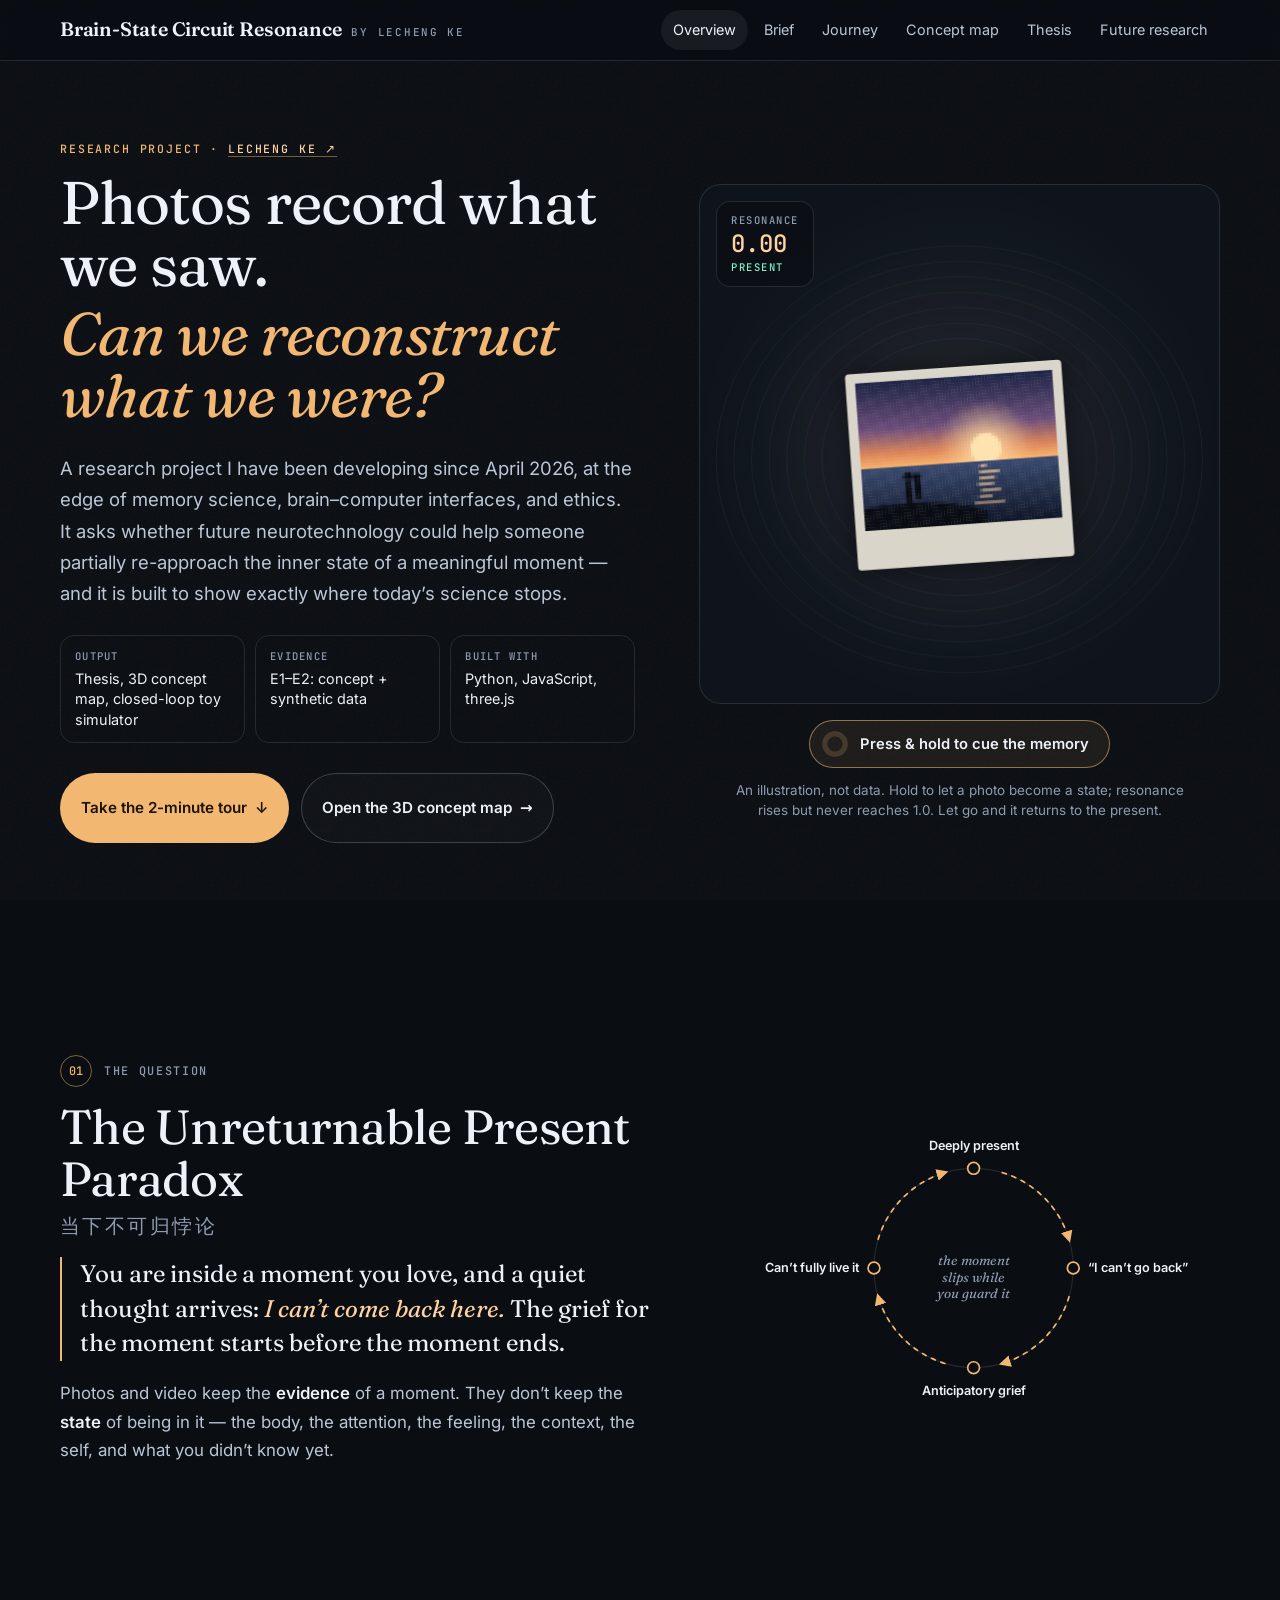
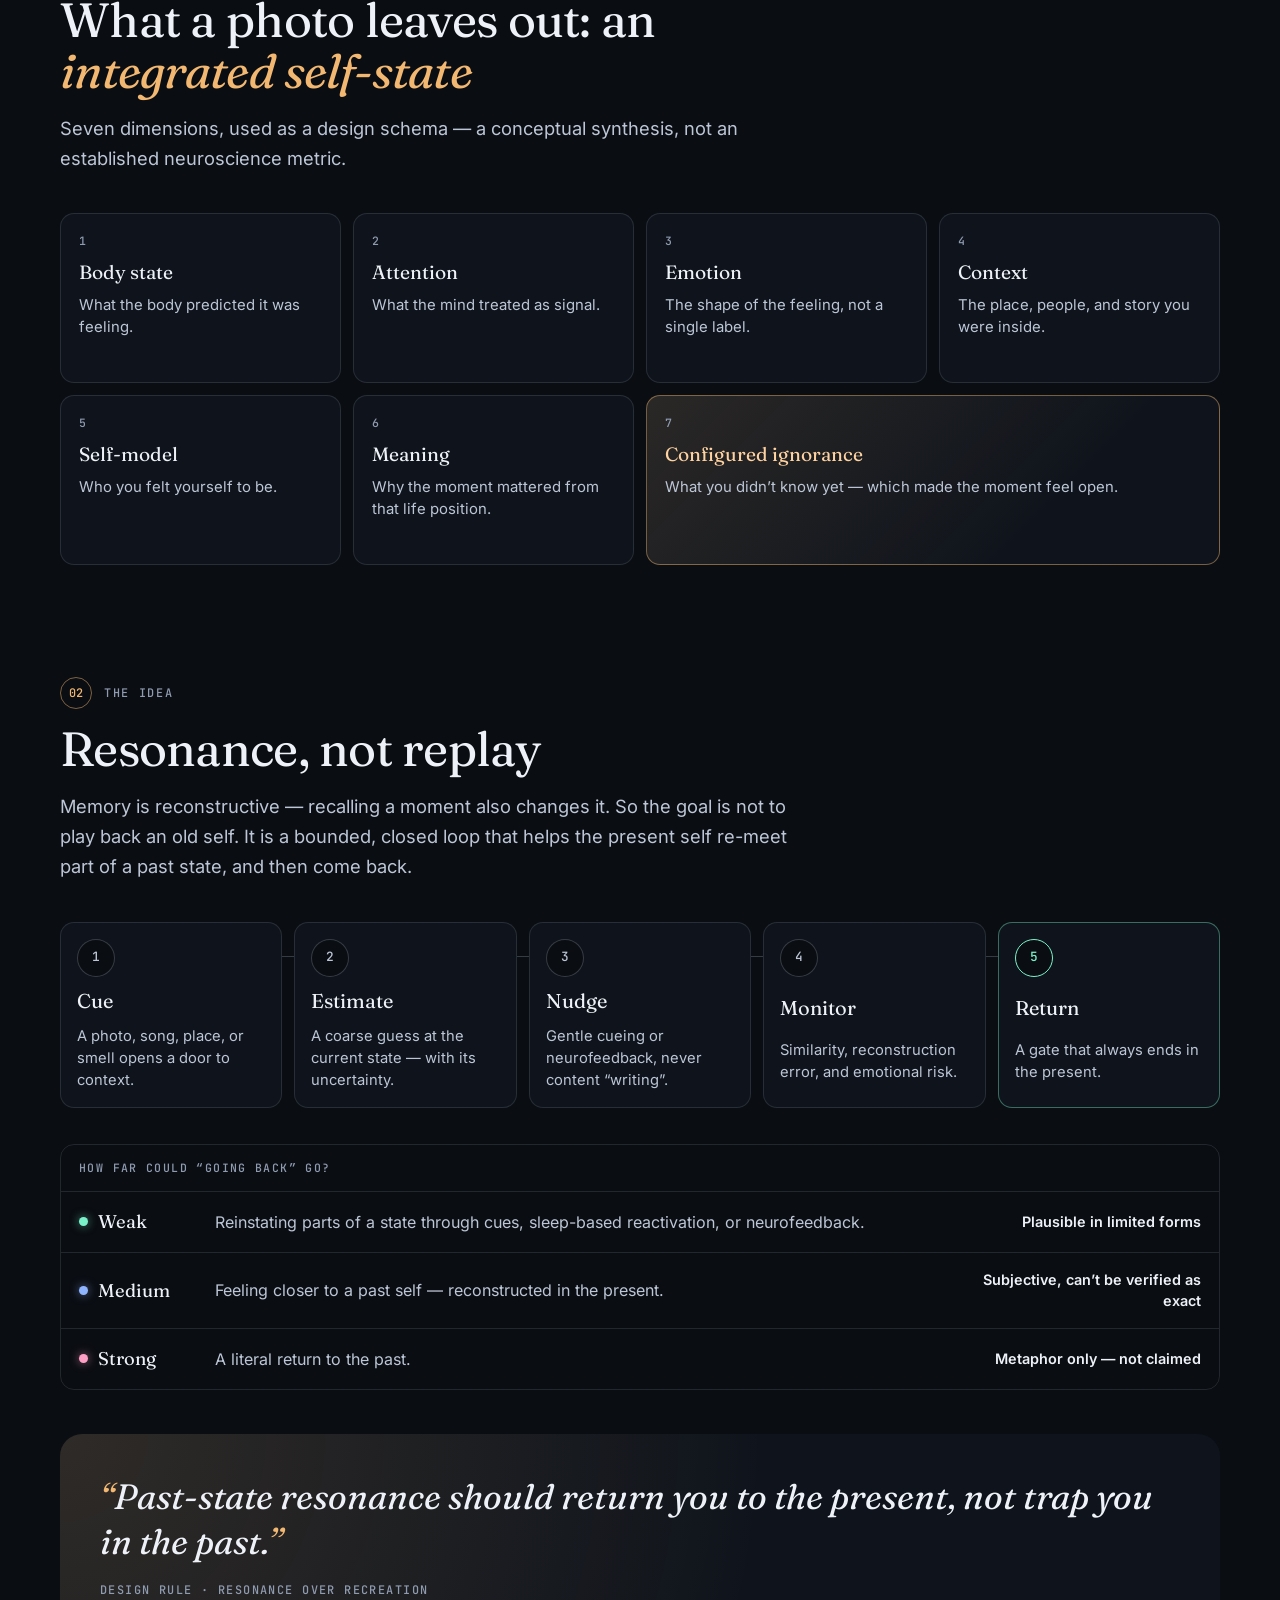
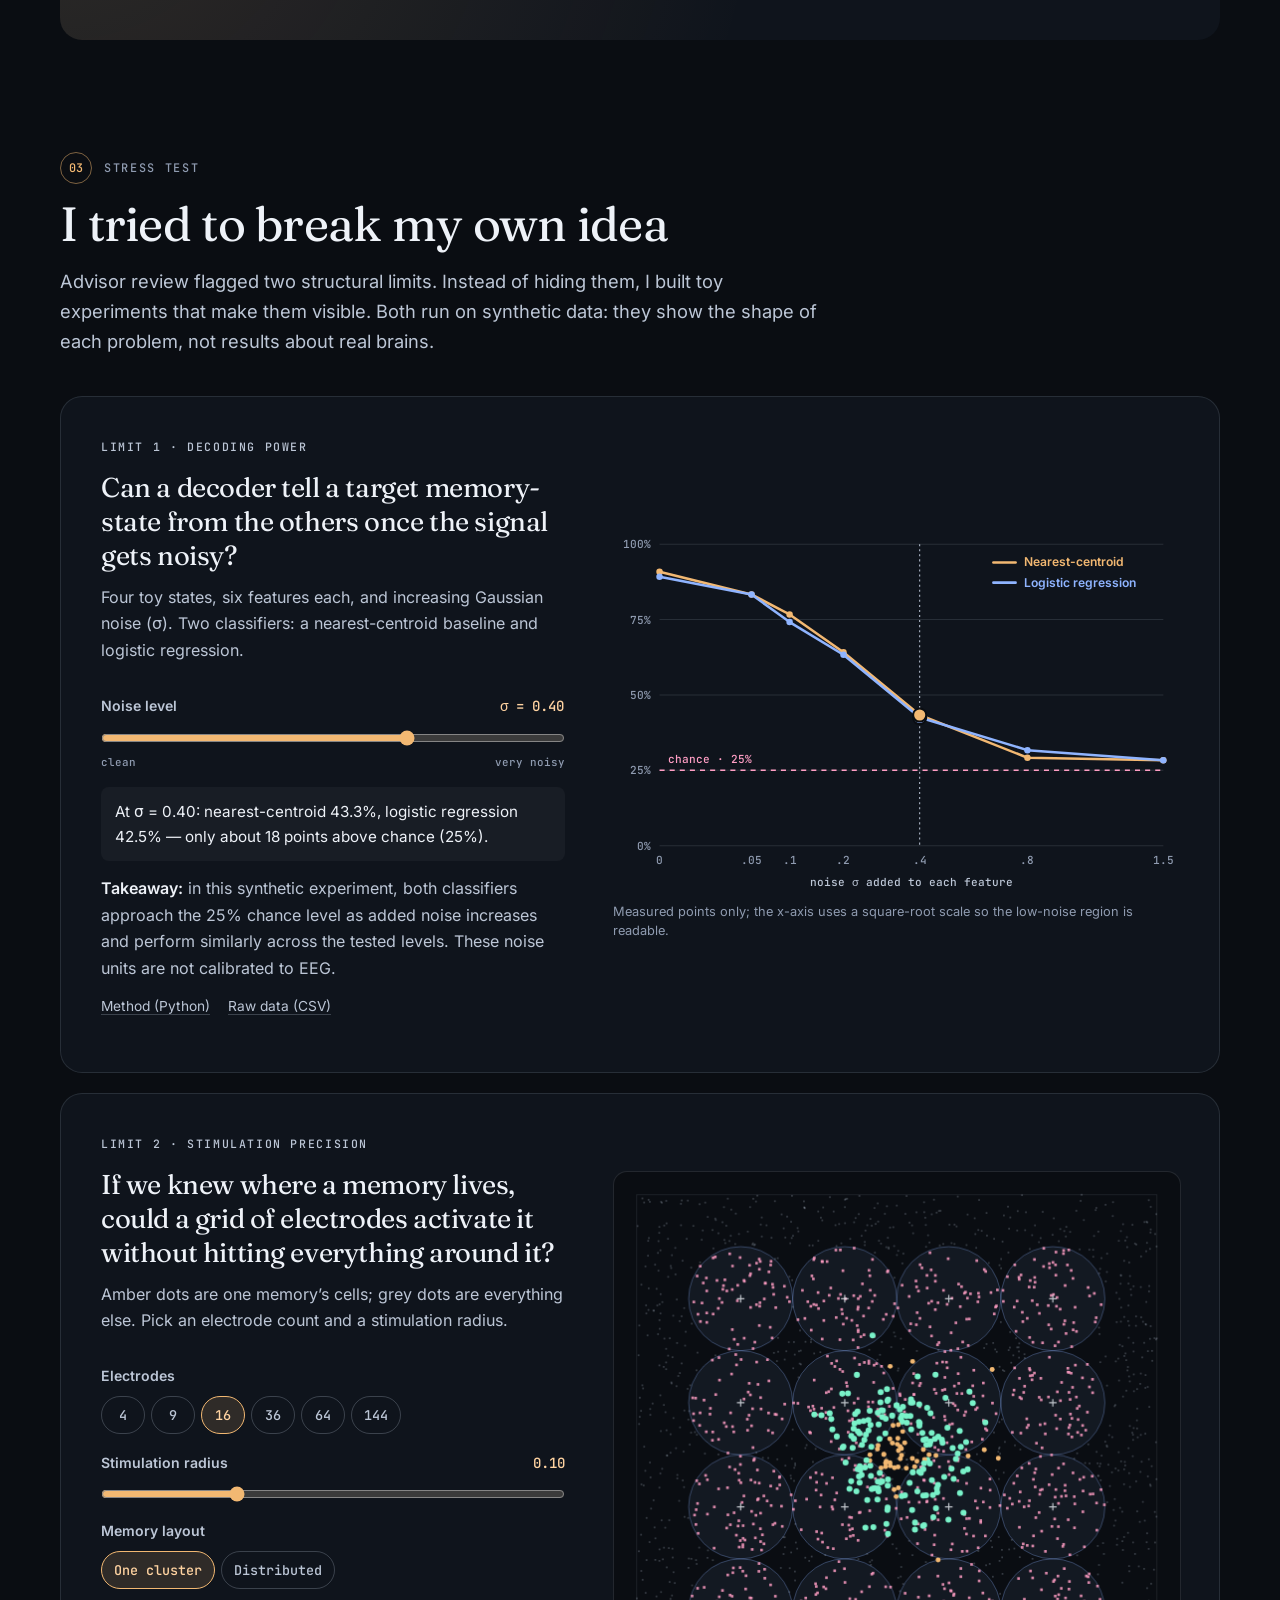
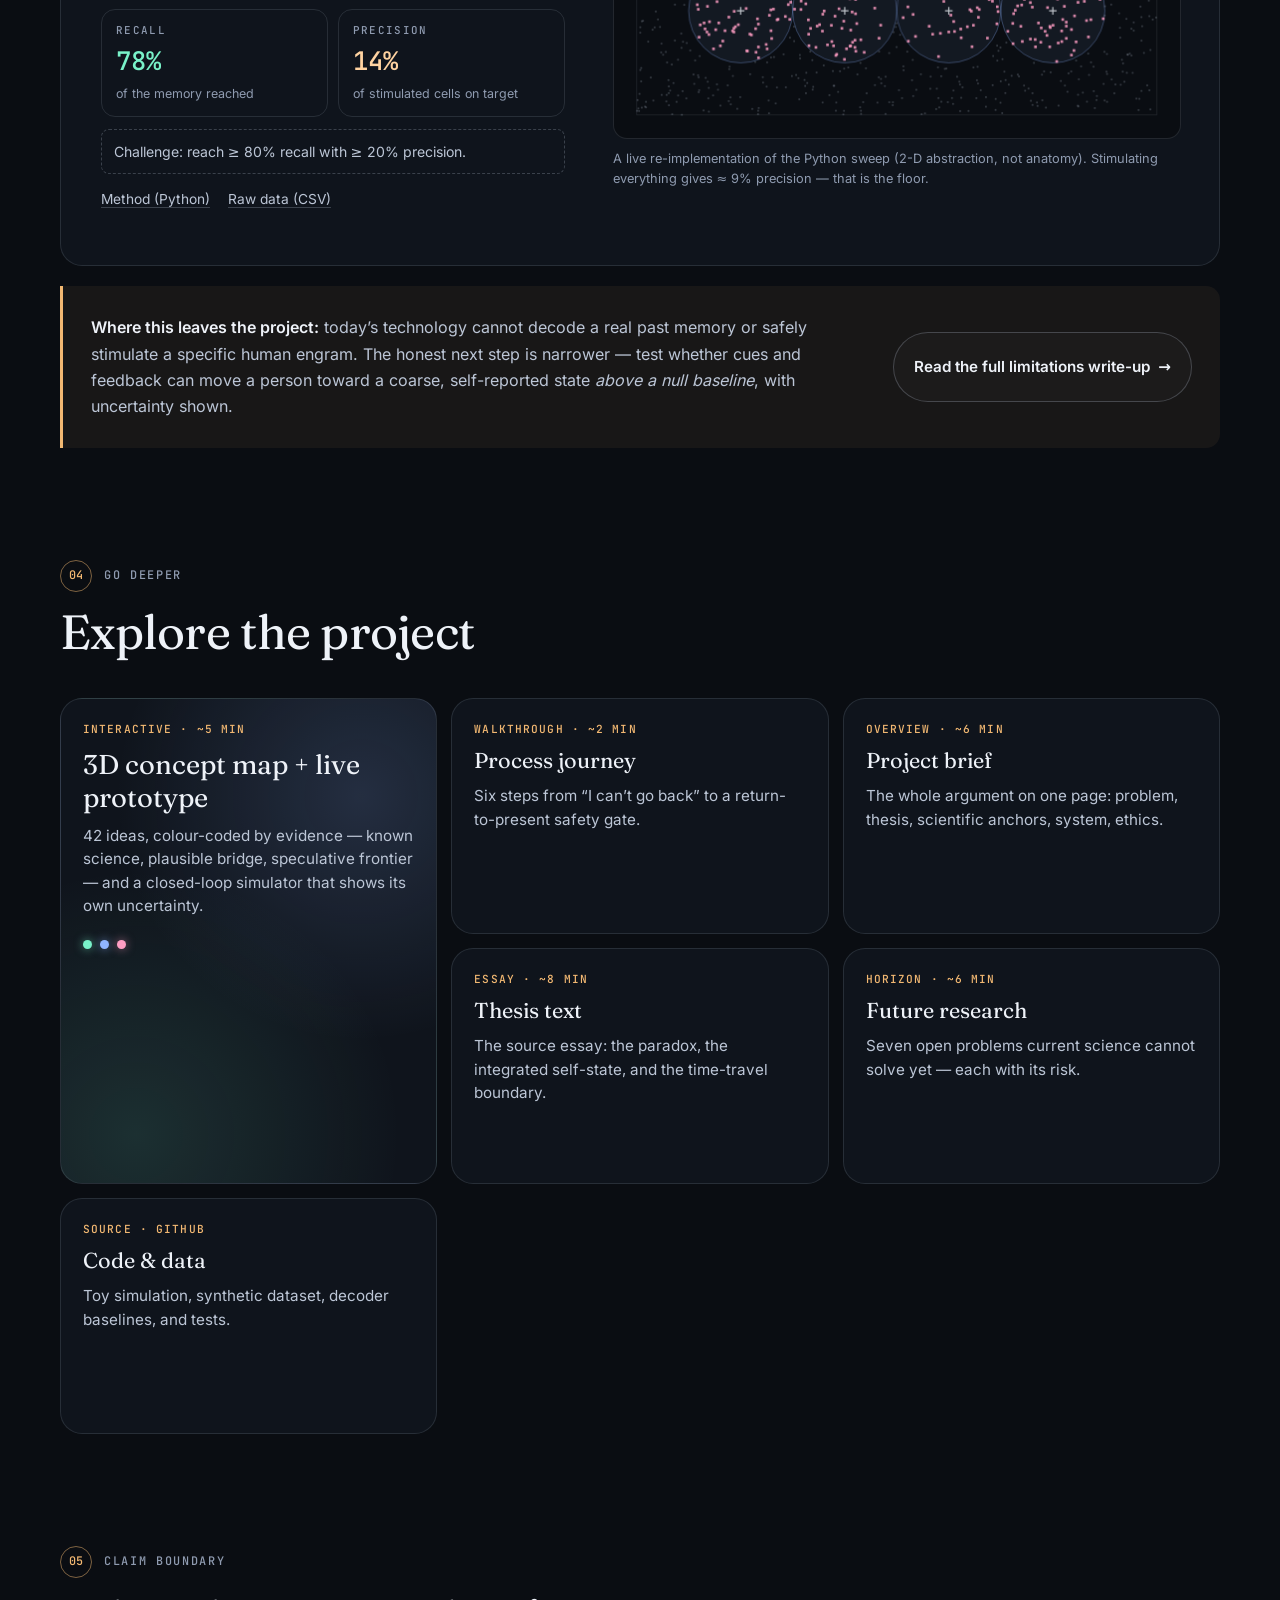
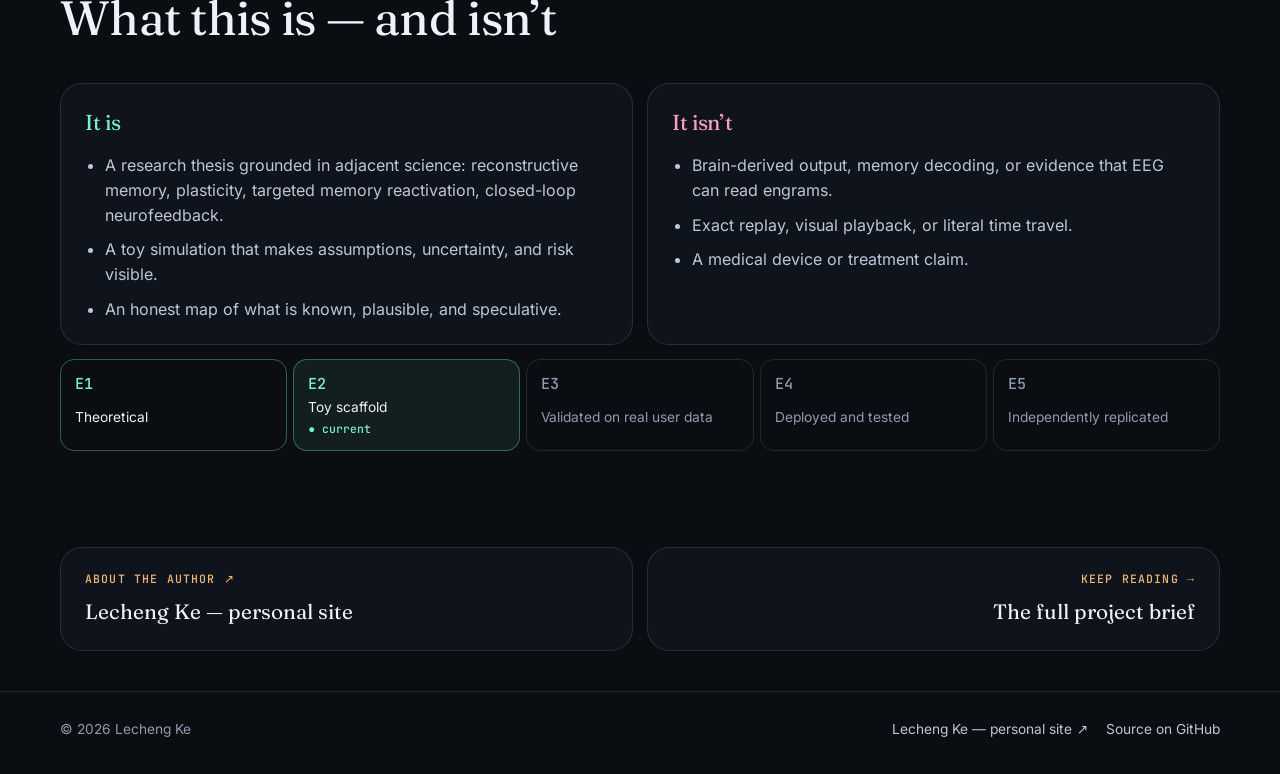
<file: index.html>
<!doctype html>
<html lang="en">
<head>
  <meta charset="utf-8" />
  <meta name="viewport" content="width=device-width, initial-scale=1" />
  <title>Brain-State Circuit Resonance — a research project by Lecheng Ke</title>
  <meta name="description" content="Brain-State Circuit Resonance, a research project by Lecheng Ke: photos record what we saw — can we reconstruct what we were? The question, the idea, two stress tests of its limits, and a clear claim boundary." />
  <meta name="theme-color" content="#0a0d12" />
  <link rel="canonical" href="https://rola2005-klc.github.io/brain-state-circuit-replay/" />
  <meta property="og:type" content="website" />
  <meta property="og:site_name" content="Brain-State Circuit Resonance" />
  <meta property="og:title" content="Brain-State Circuit Resonance — Lecheng Ke" />
  <meta property="og:description" content="Photos record what we saw. Can we reconstruct what we were? Memory, BCI, and ethics — with the limits tested in the open." />
  <meta property="og:url" content="https://rola2005-klc.github.io/brain-state-circuit-replay/" />
  <meta property="og:image" content="https://rola2005-klc.github.io/brain-state-circuit-replay/assets/og-resonance.jpg" />
  <meta property="og:image:width" content="1200" />
  <meta property="og:image:height" content="630" />
  <meta name="twitter:card" content="summary_large_image" />
  <link rel="icon" href="assets/favicon.svg" type="image/svg+xml" />
  <link rel="preload" href="assets/fonts/fraunces-latin-400-normal.woff2" as="font" type="font/woff2" crossorigin />
  <link rel="preload" href="assets/fonts/fraunces-latin-400-italic.woff2" as="font" type="font/woff2" crossorigin />
  <link rel="stylesheet" href="site.css?v=2026-09-28" />
  <link rel="stylesheet" href="resonance.css?v=2026-09-28" />
</head>
<body class="site project-page">
  <a class="skip-link" href="#main">Skip to content</a>

  <header class="site-header">
    <div class="site-header-inner">
      <a class="wordmark" href="./" aria-label="Brain-State Circuit Resonance — project overview">
        <strong>Brain-State Circuit Resonance</strong><span>by Lecheng Ke</span>
      </a>
      <button class="menu-toggle" type="button" aria-expanded="false" aria-controls="siteNav">
        <span class="menu-toggle-bars" aria-hidden="true"></span>Menu
      </button>
      <nav class="site-nav" id="siteNav" aria-label="Project pages">
        <a href="./" aria-current="page">Overview</a>
        <a href="project-brief.html">Brief</a>
        <a href="journey.html">Journey</a>
        <a href="mindmap.html">Concept map</a>
        <a href="read.html">Thesis</a>
        <a href="future-research.html">Future research</a>
      </nav>
    </div>
  </header>

  <main id="main" class="page-main">
    <section class="hero" aria-labelledby="heroTitle">
      <div class="hero-copy">
        <p class="eyebrow-mono">Research project · <a class="byline-link" href="https://lecheng-ke-research.pages.dev/">Lecheng Ke ↗</a></p>
        <h1 id="heroTitle">
          <span class="hero-line">Photos record what we saw.</span>
          <em class="hero-line hero-line-warm">Can we reconstruct what we were?</em>
        </h1>
        <p class="hero-lede">A research project I have been developing since April 2026, at the edge of memory science, brain–computer interfaces, and ethics. It asks whether future neurotechnology could help someone partially re-approach the inner state of a meaningful moment — and it is built to show exactly where today’s science stops.</p>
        <dl class="project-facts">
          <div><dt>Output</dt><dd>Thesis, 3D concept map, closed-loop toy simulator</dd></div>
          <div><dt>Evidence</dt><dd>E1–E2: concept + synthetic data</dd></div>
          <div><dt>Built with</dt><dd>Python, JavaScript, three.js</dd></div>
        </dl>
        <div class="hero-actions">
          <a class="btn btn-primary" href="#question">Take the 2-minute tour <span class="arrow" aria-hidden="true">↓</span></a>
          <a class="btn btn-ghost" href="mindmap.html">Open the 3D concept map <span class="arrow" aria-hidden="true">→</span></a>
        </div>
      </div>

      <figure class="hero-visual" aria-labelledby="heroCaption">
        <div class="hero-stage" id="heroStage">
          <canvas id="heroCanvas" role="img" aria-label="Illustration: a photograph dissolves into seven orbits labelled body, attention, emotion, context, self-model, meaning, and configured ignorance. Resonance rises while you hold, but never reaches 1.0."></canvas>
          <div class="hero-readout" aria-live="polite">
            <span class="hero-readout-label">Resonance</span>
            <strong id="heroResonance">0.00</strong>
            <span class="hero-readout-state" id="heroState">present</span>
          </div>
        </div>
        <div class="hero-controls">
          <button class="hold-button" id="holdButton" type="button" aria-describedby="heroCaption">
            <span class="hold-ring" aria-hidden="true"></span>
            <span class="hold-text">Press &amp; hold to cue the memory</span>
          </button>
        </div>
        <figcaption id="heroCaption">An illustration, not data. Hold to let a photo become a state; resonance rises but never reaches 1.0. Let go and it returns to the present.</figcaption>
      </figure>
    </section>

    <!-- 01 The question -->
    <section class="section split" id="question" aria-labelledby="questionTitle">
      <div class="split-text reveal">
        <p class="step-label"><span>01</span>The question</p>
        <h3 id="questionTitle">The Unreturnable Present Paradox <span class="zh" lang="zh-CN">当下不可归悖论</span></h3>
        <p class="pull">You are inside a moment you love, and a quiet thought arrives: <em>I can’t come back here.</em> The grief for the moment starts before the moment ends.</p>
        <p>Photos and video keep the <strong>evidence</strong> of a moment. They don’t keep the <strong>state</strong> of being in it — the body, the attention, the feeling, the context, the self, and what you didn’t know yet.</p>
      </div>
      <div class="loop-figure reveal" aria-label="The paradox as a loop">
        <svg class="loop-svg" viewBox="-112 0 584 360" role="img" aria-labelledby="loopTitle loopDesc">
          <title id="loopTitle">The Unreturnable Present loop</title>
          <desc id="loopDesc">Four steps in a cycle: deeply present; the thought “I can’t go back”; anticipatory grief; and being unable to fully live the moment, which feeds back into the first step.</desc>
          <defs>
            <marker id="loopArrow" viewBox="0 0 10 10" refX="7" refY="5" markerWidth="7" markerHeight="7" orient="auto-start-reverse">
              <path d="M0,0 L10,5 L0,10 z" fill="#f2b872"></path>
            </marker>
          </defs>
          <circle cx="180" cy="180" r="118" fill="none" stroke="rgba(214,226,244,0.12)" stroke-width="1.5"></circle>
          <path class="loop-arc" d="M 214 67 A 118 118 0 0 1 293 146" marker-end="url(#loopArrow)"></path>
          <path class="loop-arc" d="M 293 214 A 118 118 0 0 1 214 293" marker-end="url(#loopArrow)"></path>
          <path class="loop-arc" d="M 146 293 A 118 118 0 0 1 67 214" marker-end="url(#loopArrow)"></path>
          <path class="loop-arc" d="M 67 146 A 118 118 0 0 1 146 67" marker-end="url(#loopArrow)"></path>
          <g class="loop-node"><circle cx="180" cy="62" r="7"></circle><text x="180" y="40">Deeply present</text></g>
          <g class="loop-node"><circle cx="298" cy="180" r="7"></circle><text class="anchor-start" x="316" y="185">“I can’t go back”</text></g>
          <g class="loop-node"><circle cx="180" cy="298" r="7"></circle><text x="180" y="330">Anticipatory grief</text></g>
          <g class="loop-node"><circle cx="62" cy="180" r="7"></circle><text class="anchor-end" x="44" y="185">Can’t fully live it</text></g>
          <text class="loop-center" x="180" y="176">the moment</text>
          <text class="loop-center" x="180" y="196">slips while</text>
          <text class="loop-center" x="180" y="216">you guard it</text>
        </svg>
      </div>
    </section>

    <section class="section" aria-labelledby="stateTitle">
      <div class="section-head reveal">
        <h3 id="stateTitle" class="h3-lg">What a photo leaves out: an <em>integrated self-state</em></h3>
        <p class="section-dek">Seven dimensions, used as a design schema — a conceptual synthesis, not an established neuroscience metric.</p>
      </div>
      <ul class="dimension-grid">
        <li class="reveal"><span class="dim-index">1</span><strong>Body state</strong><span>What the body predicted it was feeling.</span></li>
        <li class="reveal"><span class="dim-index">2</span><strong>Attention</strong><span>What the mind treated as signal.</span></li>
        <li class="reveal"><span class="dim-index">3</span><strong>Emotion</strong><span>The shape of the feeling, not a single label.</span></li>
        <li class="reveal"><span class="dim-index">4</span><strong>Context</strong><span>The place, people, and story you were inside.</span></li>
        <li class="reveal"><span class="dim-index">5</span><strong>Self-model</strong><span>Who you felt yourself to be.</span></li>
        <li class="reveal"><span class="dim-index">6</span><strong>Meaning</strong><span>Why the moment mattered from that life position.</span></li>
        <li class="reveal dim-key"><span class="dim-index">7</span><strong>Configured ignorance</strong><span>What you didn’t know yet — which made the moment feel open.</span></li>
      </ul>
    </section>

    <!-- 02 The idea -->
    <section class="section" id="idea" aria-labelledby="ideaTitle">
      <div class="section-head reveal">
        <p class="step-label"><span>02</span>The idea</p>
        <h3 id="ideaTitle" class="h3-lg">Resonance, not replay</h3>
        <p class="section-dek">Memory is reconstructive — recalling a moment also changes it. So the goal is not to play back an old self. It is a bounded, closed loop that helps the present self re-meet part of a past state, and then come back.</p>
      </div>
      <ol class="loop-steps">
        <li class="reveal"><span class="loop-step-n">1</span><strong>Cue</strong><span>A photo, song, place, or smell opens a door to context.</span></li>
        <li class="reveal"><span class="loop-step-n">2</span><strong>Estimate</strong><span>A coarse guess at the current state — with its uncertainty.</span></li>
        <li class="reveal"><span class="loop-step-n">3</span><strong>Nudge</strong><span>Gentle cueing or neurofeedback, never content “writing”.</span></li>
        <li class="reveal"><span class="loop-step-n">4</span><strong>Monitor</strong><span>Similarity, reconstruction error, and emotional risk.</span></li>
        <li class="reveal loop-step-return"><span class="loop-step-n">5</span><strong>Return</strong><span>A gate that always ends in the present.</span></li>
      </ol>

      <div class="ladder reveal" role="table" aria-label="How far could going back go?">
        <p class="ladder-title" role="caption">How far could “going back” go?</p>
        <div class="ladder-row" role="row">
          <span class="ladder-level" role="rowheader"><i class="dot known" aria-hidden="true"></i>Weak</span>
          <span role="cell">Reinstating parts of a state through cues, sleep-based reactivation, or neurofeedback.</span>
          <span class="ladder-verdict" role="cell">Plausible in limited forms</span>
        </div>
        <div class="ladder-row" role="row">
          <span class="ladder-level" role="rowheader"><i class="dot plausible" aria-hidden="true"></i>Medium</span>
          <span role="cell">Feeling closer to a past self — reconstructed in the present.</span>
          <span class="ladder-verdict" role="cell">Subjective, can’t be verified as exact</span>
        </div>
        <div class="ladder-row" role="row">
          <span class="ladder-level" role="rowheader"><i class="dot speculative" aria-hidden="true"></i>Strong</span>
          <span role="cell">A literal return to the past.</span>
          <span class="ladder-verdict" role="cell">Metaphor only — not claimed</span>
        </div>
      </div>

      <blockquote class="principle reveal">
        <p>Past-state resonance should return you to the present, not trap you in the past.</p>
        <cite>Design rule · Resonance over Recreation</cite>
      </blockquote>
    </section>

    <!-- 03 Evidence -->
    <section class="section" id="evidence" aria-labelledby="evidenceTitle">
      <div class="section-head reveal">
        <p class="step-label"><span>03</span>Stress test</p>
        <h3 id="evidenceTitle" class="h3-lg">I tried to break my own idea</h3>
        <p class="section-dek">Advisor review flagged two structural limits. Instead of hiding them, I built toy experiments that make them visible. Both run on synthetic data: they show the shape of each problem, not results about real brains.</p>
      </div>

      <div class="lab-card reveal" id="decoderLab">
        <div class="lab-intro">
          <p class="lab-kicker">Limit 1 · Decoding power</p>
          <h4>Can a decoder tell a target memory-state from the others once the signal gets noisy?</h4>
          <p>Four toy states, six features each, and increasing Gaussian noise (σ). Two classifiers: a nearest-centroid baseline and logistic regression.</p>
        </div>
        <div class="lab-figure">
          <svg id="decoderChart" class="decoder-chart" viewBox="0 0 560 360" role="img" aria-labelledby="decoderChartTitle decoderChartDesc">
            <title id="decoderChartTitle">Decoder accuracy versus noise</title>
            <desc id="decoderChartDesc">Accuracy starts near 91% on clean data and falls to about 28% at the highest noise level, close to the 25% chance line, for both classifiers.</desc>
          </svg>
          <p class="figure-note">Measured points only; the x-axis uses a square-root scale so the low-noise region is readable.</p>
        </div>
        <div class="lab-body">
          <div class="lab-control">
            <label for="noiseSlider">Noise level <strong id="noiseValue">σ = 0.40</strong></label>
            <input id="noiseSlider" type="range" min="0" max="6" step="1" value="4" aria-describedby="noiseReadout" />
            <div class="lab-scale" aria-hidden="true"><span>clean</span><span>very noisy</span></div>
          </div>
          <p class="lab-readout" id="noiseReadout" aria-live="polite">At σ = 0.40, nearest-centroid is at 43.3% and logistic regression at 42.5% (chance is 25%).</p>
          <p class="lab-takeaway"><strong>Takeaway:</strong> in this synthetic experiment, both classifiers approach the 25% chance level as added noise increases and perform similarly across the tested levels. These noise units are not calibrated to EEG.</p>
          <p class="lab-links">
            <a href="https://github.com/rola2005-klc/brain-state-circuit-replay/blob/main/scripts/evaluate_decoder_noise.py">Method (Python)</a>
            <a href="data/decoder_noise_sweep.csv">Raw data (CSV)</a>
          </p>
        </div>
      </div>

      <div class="lab-card reveal" id="stimLab">
        <div class="lab-intro">
          <p class="lab-kicker">Limit 2 · Stimulation precision</p>
          <h4>If we knew where a memory lives, could a grid of electrodes activate it without hitting everything around it?</h4>
          <p>Amber dots are one memory’s cells; grey dots are everything else. Pick an electrode count and a stimulation radius.</p>
        </div>
        <div class="lab-figure">
          <canvas id="stimCanvas" class="stim-canvas" role="img" aria-label="Unit square with memory cells, background cells, electrodes, and their stimulation circles."></canvas>
          <p class="figure-note">A live re-implementation of the Python sweep (2-D abstraction, not anatomy). Stimulating everything gives ≈ 9% precision — that is the floor.</p>
        </div>
        <div class="lab-body">
          <div class="lab-control">
            <span class="control-label" id="electrodeLabel">Electrodes</span>
            <div class="segmented" role="radiogroup" aria-labelledby="electrodeLabel" id="electrodeGroup"></div>
          </div>
          <div class="lab-control">
            <label for="radiusSlider">Stimulation radius <strong id="radiusValue">0.10</strong></label>
            <input id="radiusSlider" type="range" min="0.02" max="0.30" step="0.01" value="0.10" />
          </div>
          <div class="lab-control">
            <span class="control-label" id="engramLabel">Memory layout</span>
            <div class="segmented" role="radiogroup" aria-labelledby="engramLabel" id="engramGroup">
              <button type="button" role="radio" aria-checked="true" data-layout="focal">One cluster</button>
              <button type="button" role="radio" aria-checked="false" data-layout="distributed">Distributed</button>
            </div>
          </div>
          <div class="stim-metrics" aria-live="polite">
            <div><span>Recall</span><strong id="stimRecall">–</strong><small>of the memory reached</small></div>
            <div><span>Precision</span><strong id="stimPrecision">–</strong><small>of stimulated cells on target</small></div>
          </div>
          <p class="challenge" id="stimChallenge">Challenge: reach ≥ 80% recall with ≥ 20% precision.</p>
          <p class="lab-links">
            <a href="https://github.com/rola2005-klc/brain-state-circuit-replay/blob/main/scripts/simulate_stimulation_coverage.py">Method (Python)</a>
            <a href="data/stimulation_coverage_sweep.csv">Raw data (CSV)</a>
          </p>
        </div>
      </div>

      <div class="verdict reveal">
        <p><strong>Where this leaves the project:</strong> today’s technology cannot decode a real past memory or safely stimulate a specific human engram. The honest next step is narrower — test whether cues and feedback can move a person toward a coarse, self-reported state <em>above a null baseline</em>, with uncertainty shown.</p>
        <a class="btn btn-ghost" href="read.html?doc=limitations">Read the full limitations write-up <span class="arrow" aria-hidden="true">→</span></a>
      </div>
    </section>

    <!-- 04 Explore -->
    <section class="section" id="explore" aria-labelledby="exploreTitle">
      <div class="section-head reveal">
        <p class="step-label"><span>04</span>Go deeper</p>
        <h3 id="exploreTitle" class="h3-lg">Explore the project</h3>
      </div>
      <div class="explore-grid">
        <a class="explore-card explore-card-feature reveal" href="mindmap.html">
          <span class="explore-meta">Interactive · ~5 min</span>
          <strong>3D concept map + live prototype</strong>
          <span>42 ideas, colour-coded by evidence — known science, plausible bridge, speculative frontier — and a closed-loop simulator that shows its own uncertainty.</span>
          <span class="explore-legend" aria-hidden="true"><i class="dot known"></i><i class="dot plausible"></i><i class="dot speculative"></i></span>
        </a>
        <a class="explore-card reveal" href="journey.html">
          <span class="explore-meta">Walkthrough · ~2 min</span>
          <strong>Process journey</strong>
          <span>Six steps from “I can’t go back” to a return-to-present safety gate.</span>
        </a>
        <a class="explore-card reveal" href="project-brief.html">
          <span class="explore-meta">Overview · ~6 min</span>
          <strong>Project brief</strong>
          <span>The whole argument on one page: problem, thesis, scientific anchors, system, ethics.</span>
        </a>
        <a class="explore-card reveal" href="read.html">
          <span class="explore-meta">Essay · ~8 min</span>
          <strong>Thesis text</strong>
          <span>The source essay: the paradox, the integrated self-state, and the time-travel boundary.</span>
        </a>
        <a class="explore-card reveal" href="future-research.html">
          <span class="explore-meta">Horizon · ~6 min</span>
          <strong>Future research</strong>
          <span>Seven open problems current science cannot solve yet — each with its risk.</span>
        </a>
        <a class="explore-card reveal" href="https://github.com/rola2005-klc/brain-state-circuit-replay">
          <span class="explore-meta">Source · GitHub</span>
          <strong>Code &amp; data</strong>
          <span>Toy simulation, synthetic dataset, decoder baselines, and tests.</span>
        </a>
      </div>
    </section>

    <!-- 05 Boundary -->
    <section class="section" id="boundary" aria-labelledby="boundaryTitle">
      <div class="section-head reveal">
        <p class="step-label"><span>05</span>Claim boundary</p>
        <h3 id="boundaryTitle" class="h3-lg">What this is — and isn’t</h3>
      </div>
      <div class="boundary-grid reveal">
        <div class="boundary-col is">
          <h4>It is</h4>
          <ul>
            <li>A research thesis grounded in adjacent science: reconstructive memory, plasticity, targeted memory reactivation, closed-loop neurofeedback.</li>
            <li>A toy simulation that makes assumptions, uncertainty, and risk visible.</li>
            <li>An honest map of what is known, plausible, and speculative.</li>
          </ul>
        </div>
        <div class="boundary-col isnt">
          <h4>It isn’t</h4>
          <ul>
            <li>Brain-derived output, memory decoding, or evidence that EEG can read engrams.</li>
            <li>Exact replay, visual playback, or literal time travel.</li>
            <li>A medical device or treatment claim.</li>
          </ul>
        </div>
      </div>
      <ol class="tier-ladder reveal" aria-label="Evidence tiers">
        <li class="reached"><span>E1</span>Theoretical</li>
        <li class="reached current"><span>E2</span>Toy scaffold <em>● current</em></li>
        <li><span>E3</span>Validated on real user data</li>
        <li><span>E4</span>Deployed and tested</li>
        <li><span>E5</span>Independently replicated</li>
      </ol>
    </section>

    <nav class="next-nav" aria-label="More">
      <a class="next-card" href="https://lecheng-ke-research.pages.dev/">
        <span class="next-meta">About the author ↗</span>
        <strong>Lecheng Ke — personal site</strong>
      </a>
      <a class="next-card next-card-forward" href="project-brief.html">
        <span class="next-meta">Keep reading →</span>
        <strong>The full project brief</strong>
      </a>
    </nav>
  </main>

  <footer class="site-footer">
    <div class="site-footer-inner">
      <span>© 2026 Lecheng Ke</span>
      <nav aria-label="Footer">
        <a href="https://lecheng-ke-research.pages.dev/">Lecheng Ke — personal site ↗</a>
        <a href="https://github.com/rola2005-klc/brain-state-circuit-replay">Source on GitHub</a>
      </nav>
    </div>
  </footer>

  <script src="src/site.js?v=2026-09-28"></script>
  <script src="src/resonance.js?v=2026-09-28"></script>
</body>
</html>
</file>
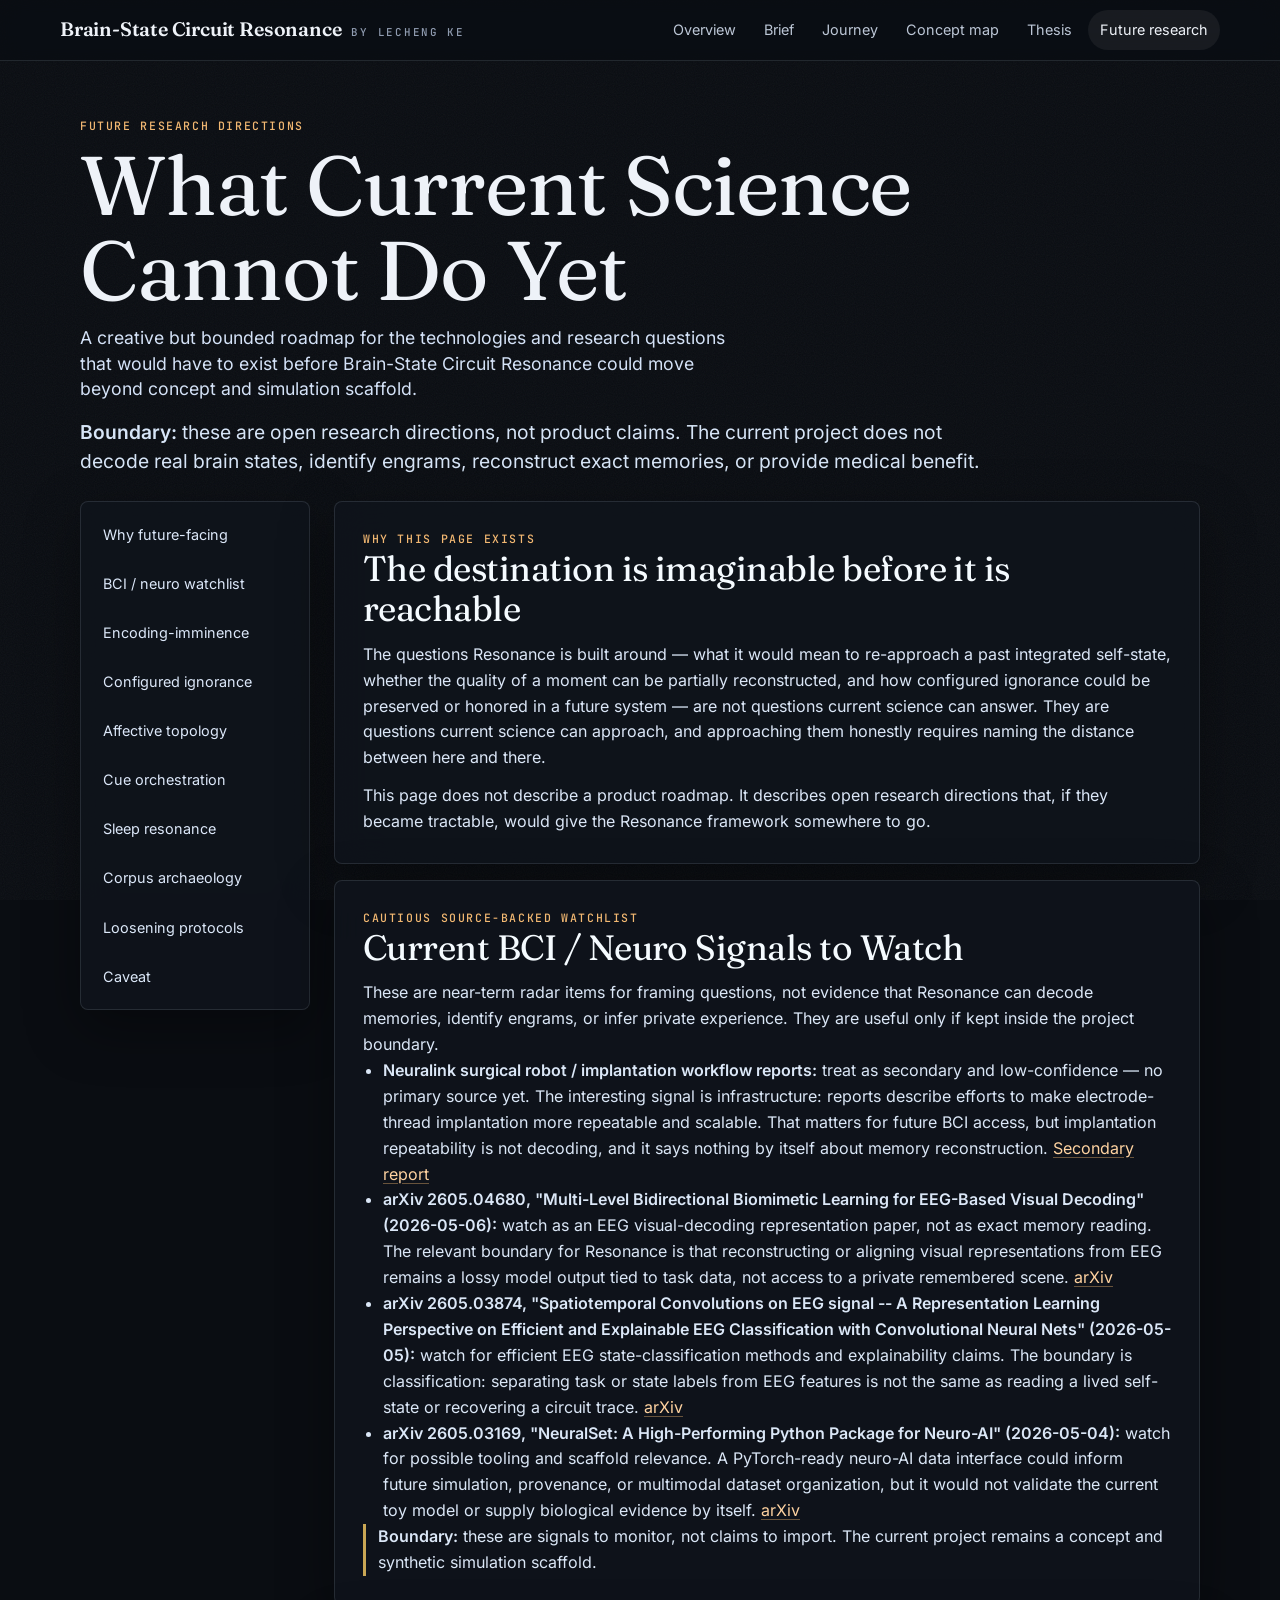
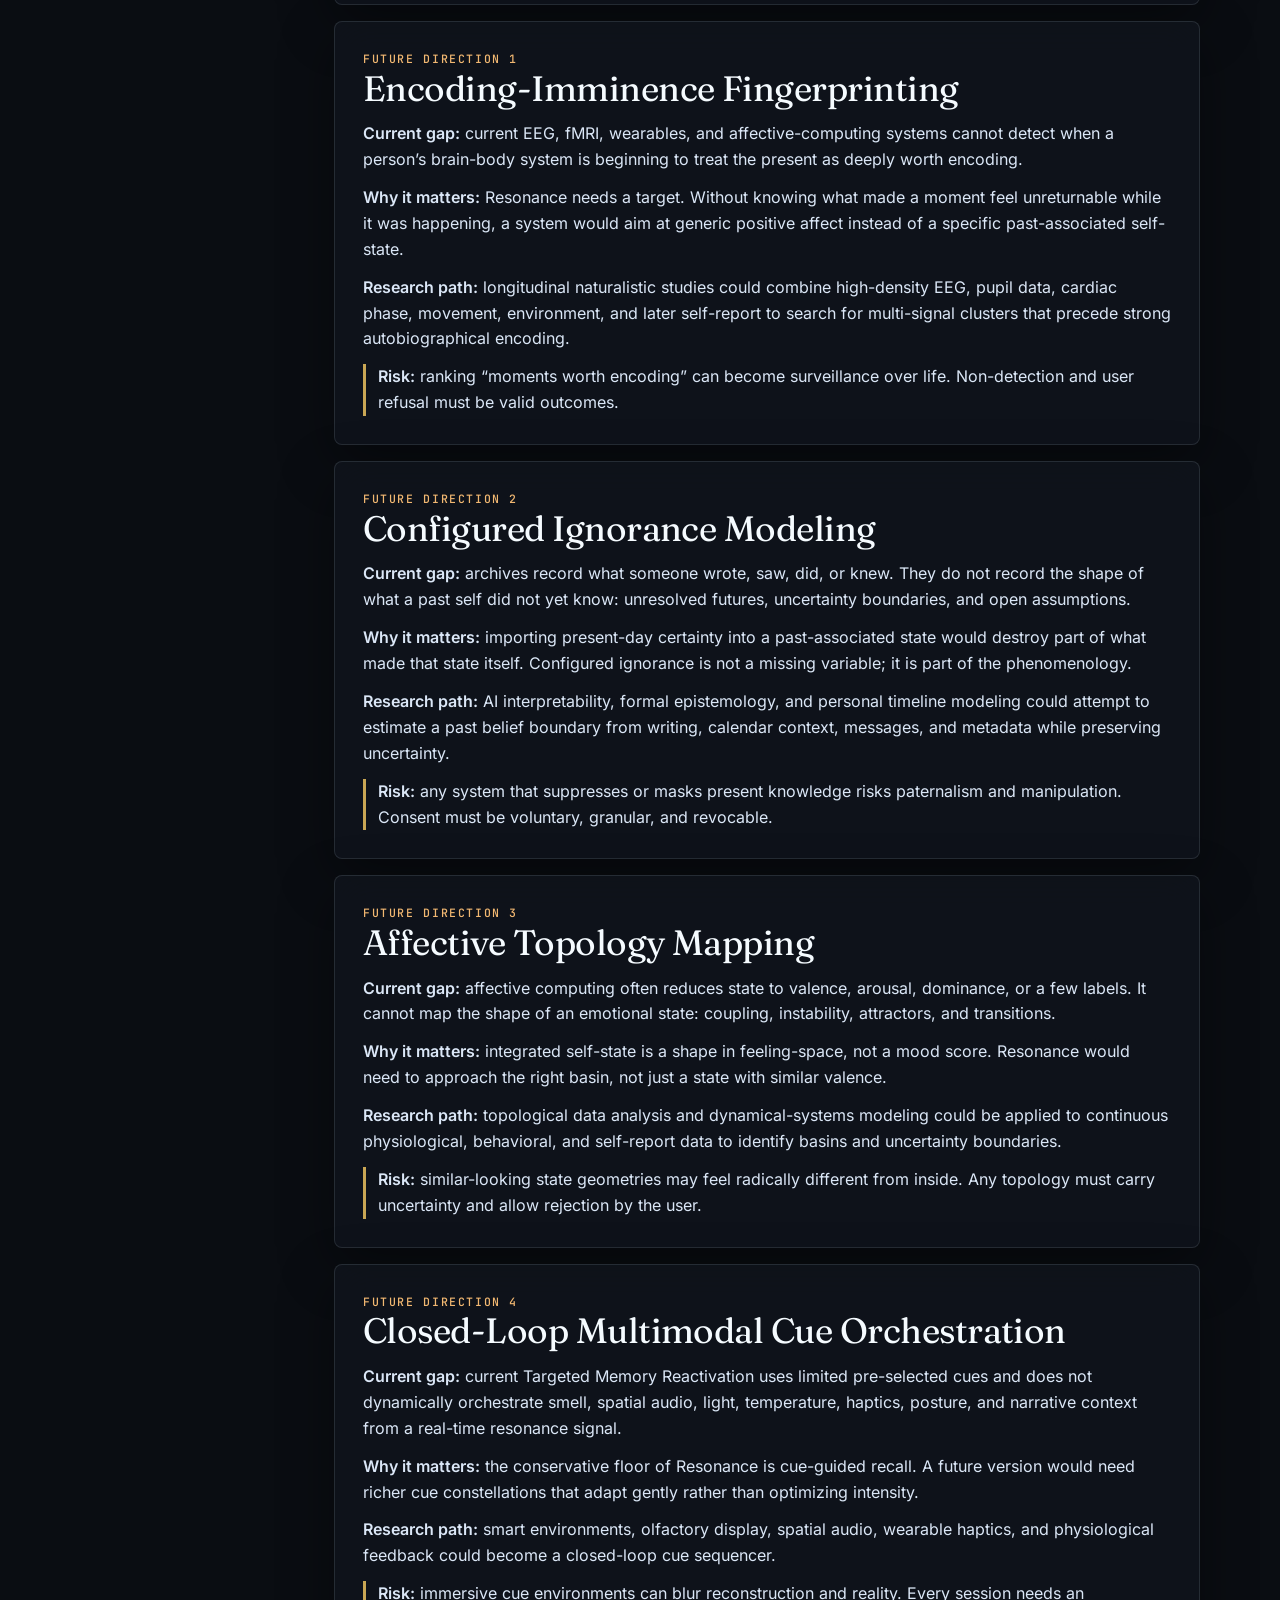
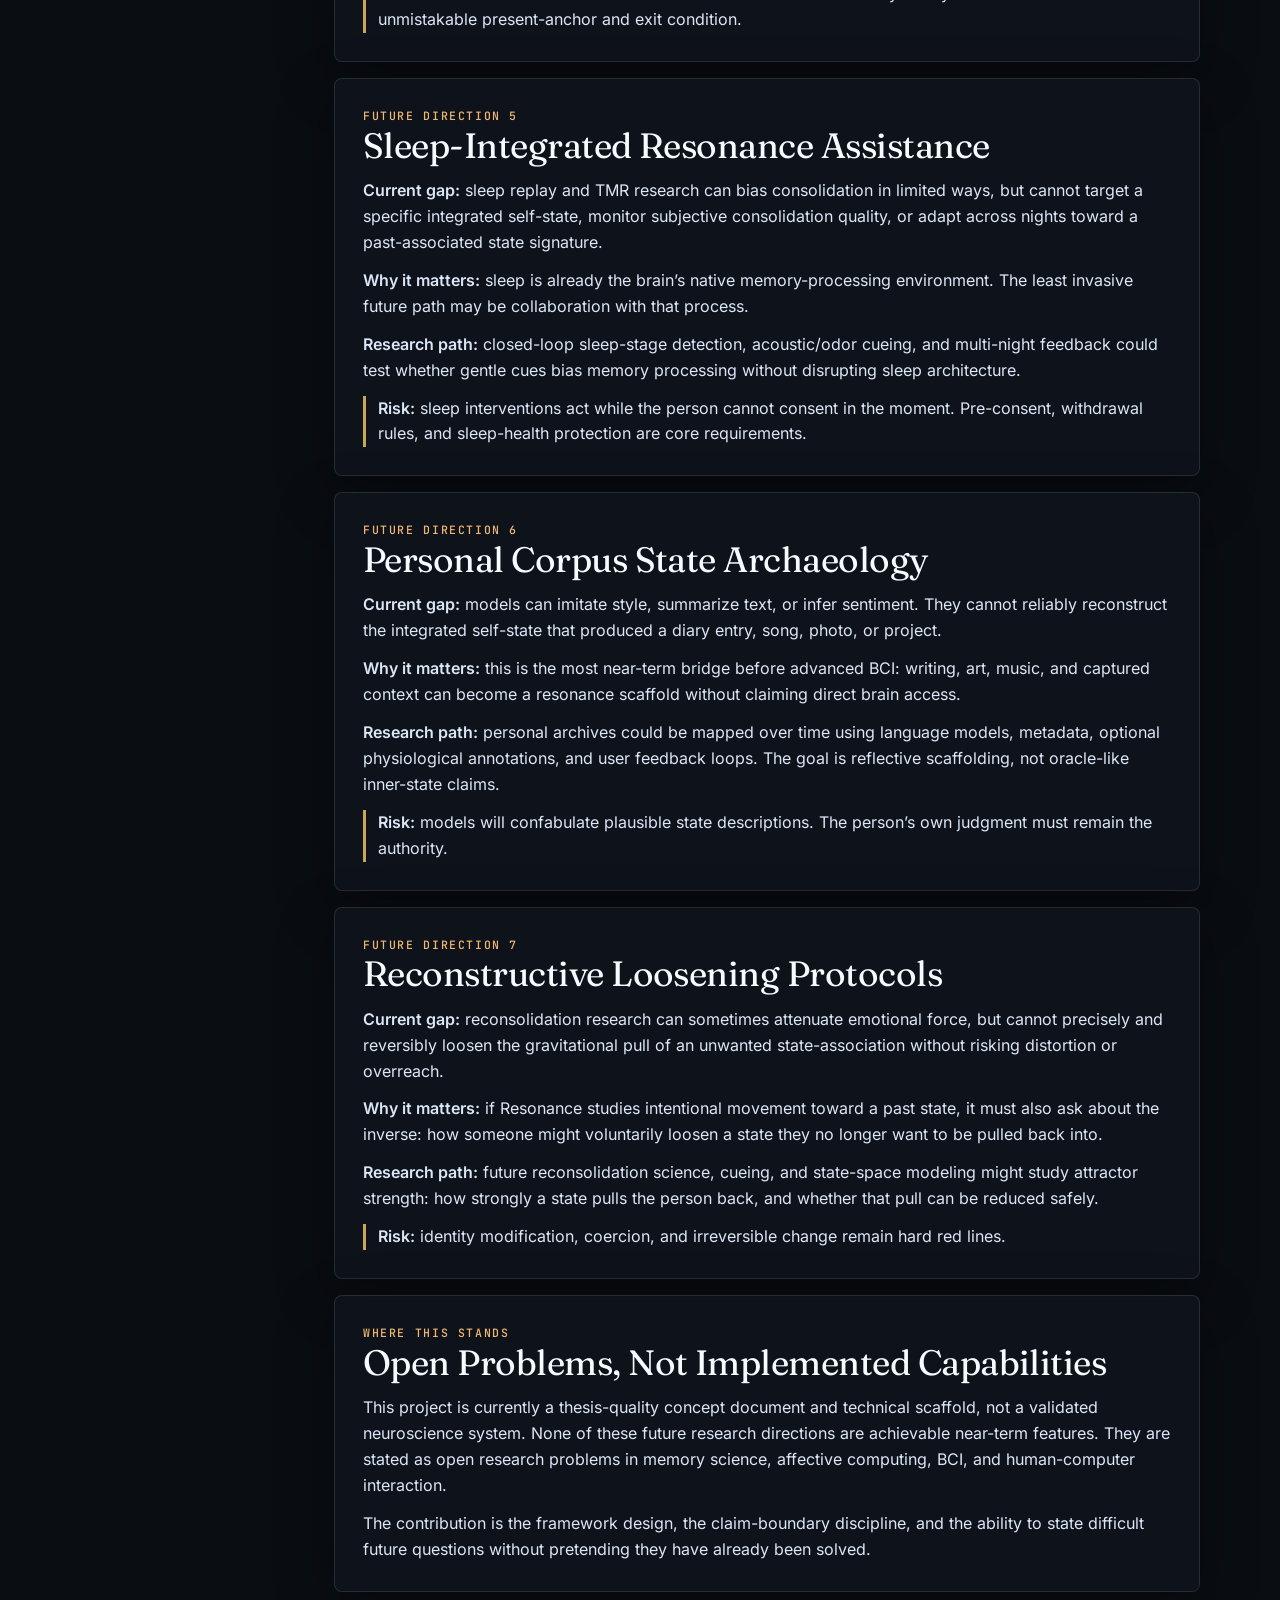
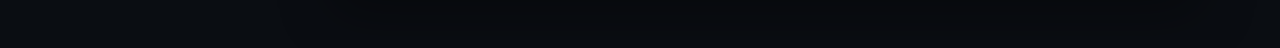
<file: future-research.html>
<!doctype html>
<html lang="en">
<head>
  <meta charset="utf-8" />
  <meta name="viewport" content="width=device-width, initial-scale=1" />
  <title>Future Research — Brain-State Circuit Resonance</title>
  <meta name="theme-color" content="#0a0d12" />
  <link rel="icon" href="assets/favicon.svg" type="image/svg+xml" />
  <link rel="stylesheet" href="style.css?v=2026-09-28" />
  <link rel="stylesheet" href="site.css?v=2026-09-28" />
</head>
<body class="site brief-page">
  <a class="skip-link" href="#main">Skip to content</a>

  <header class="site-header">
    <div class="site-header-inner">
      <a class="wordmark" href="./" aria-label="Brain-State Circuit Resonance — project overview">
        <strong>Brain-State Circuit Resonance</strong><span>by Lecheng Ke</span>
      </a>
      <button class="menu-toggle" type="button" aria-expanded="false" aria-controls="siteNav">
        <span class="menu-toggle-bars" aria-hidden="true"></span>Menu
      </button>
      <nav class="site-nav" id="siteNav" aria-label="Project pages">
        <a href="./">Overview</a>
        <a href="project-brief.html">Brief</a>
        <a href="journey.html">Journey</a>
        <a href="mindmap.html">Concept map</a>
        <a href="read.html">Thesis</a>
        <a href="future-research.html" aria-current="page">Future research</a>
        <button class="nav-comments" type="button" data-comments-toggle hidden>Comments</button>
      </nav>
    </div>
  </header>
  <header class="brief-hero">
    <p class="eyebrow">Future research directions</p>
    <h1>What Current Science Cannot Do Yet</h1>
    <p class="thesis">A creative but bounded roadmap for the technologies and research questions that would have to exist before Brain-State Circuit Resonance could move beyond concept and simulation scaffold.</p>
    <p class="brief-hook"><strong>Boundary:</strong> these are open research directions, not product claims. The current project does not decode real brain states, identify engrams, reconstruct exact memories, or provide medical benefit.</p>
  </header>

  <main id="main" class="brief-shell">
    <aside class="brief-toc" aria-label="On this page" data-scrollspy>
      <a href="#why-future">Why future-facing</a>
      <a href="#current-bci-neuro-signals">BCI / neuro watchlist</a>
      <a href="#encoding-imminence">Encoding-imminence</a>
      <a href="#configured-ignorance">Configured ignorance</a>
      <a href="#affective-topology">Affective topology</a>
      <a href="#cue-orchestration">Cue orchestration</a>
      <a href="#sleep-resonance">Sleep resonance</a>
      <a href="#corpus-archaeology">Corpus archaeology</a>
      <a href="#loosening-protocols">Loosening protocols</a>
      <a href="#caveat">Caveat</a>
    </aside>

    <section class="brief-content">
      <section class="brief-section" id="why-future">
        <p class="eyebrow">Why this page exists</p>
        <h2>The destination is imaginable before it is reachable</h2>
        <p>The questions Resonance is built around — what it would mean to re-approach a past integrated self-state, whether the quality of a moment can be partially reconstructed, and how configured ignorance could be preserved or honored in a future system — are not questions current science can answer. They are questions current science can approach, and approaching them honestly requires naming the distance between here and there.</p>
        <p>This page does not describe a product roadmap. It describes open research directions that, if they became tractable, would give the Resonance framework somewhere to go.</p>
      </section>

      <section class="brief-section" id="current-bci-neuro-signals">
        <p class="eyebrow">Cautious source-backed watchlist</p>
        <h2>Current BCI / Neuro Signals to Watch</h2>
        <p>These are near-term radar items for framing questions, not evidence that Resonance can decode memories, identify engrams, or infer private experience. They are useful only if kept inside the project boundary.</p>
        <ul>
          <li><strong>Neuralink surgical robot / implantation workflow reports:</strong> treat as secondary and low-confidence — no primary source yet. The interesting signal is infrastructure: reports describe efforts to make electrode-thread implantation more repeatable and scalable. That matters for future BCI access, but implantation repeatability is not decoding, and it says nothing by itself about memory reconstruction. <a href="https://www.eandtmagazine.com/2026/05/01/neuralink-builds-surgical-robot-implant-its-brain-chip-humans">Secondary report</a></li>
          <li><strong>arXiv 2605.04680, "Multi-Level Bidirectional Biomimetic Learning for EEG-Based Visual Decoding" (2026-05-06):</strong> watch as an EEG visual-decoding representation paper, not as exact memory reading. The relevant boundary for Resonance is that reconstructing or aligning visual representations from EEG remains a lossy model output tied to task data, not access to a private remembered scene. <a href="https://arxiv.org/abs/2605.04680">arXiv</a></li>
          <li><strong>arXiv 2605.03874, "Spatiotemporal Convolutions on EEG signal -- A Representation Learning Perspective on Efficient and Explainable EEG Classification with Convolutional Neural Nets" (2026-05-05):</strong> watch for efficient EEG state-classification methods and explainability claims. The boundary is classification: separating task or state labels from EEG features is not the same as reading a lived self-state or recovering a circuit trace. <a href="https://arxiv.org/abs/2605.03874">arXiv</a></li>
          <li><strong>arXiv 2605.03169, "NeuralSet: A High-Performing Python Package for Neuro-AI" (2026-05-04):</strong> watch for possible tooling and scaffold relevance. A PyTorch-ready neuro-AI data interface could inform future simulation, provenance, or multimodal dataset organization, but it would not validate the current toy model or supply biological evidence by itself. <a href="https://arxiv.org/abs/2605.03169">arXiv</a></li>
        </ul>
        <p class="brief-caveat"><strong>Boundary:</strong> these are signals to monitor, not claims to import. The current project remains a concept and synthetic simulation scaffold.</p>
      </section>

      <section class="brief-section" id="encoding-imminence">
        <p class="eyebrow">Future direction 1</p>
        <h2>Encoding-Imminence Fingerprinting</h2>
        <p><strong>Current gap:</strong> current EEG, fMRI, wearables, and affective-computing systems cannot detect when a person’s brain-body system is beginning to treat the present as deeply worth encoding.</p>
        <p><strong>Why it matters:</strong> Resonance needs a target. Without knowing what made a moment feel unreturnable while it was happening, a system would aim at generic positive affect instead of a specific past-associated self-state.</p>
        <p><strong>Research path:</strong> longitudinal naturalistic studies could combine high-density EEG, pupil data, cardiac phase, movement, environment, and later self-report to search for multi-signal clusters that precede strong autobiographical encoding.</p>
        <p class="brief-caveat"><strong>Risk:</strong> ranking “moments worth encoding” can become surveillance over life. Non-detection and user refusal must be valid outcomes.</p>
      </section>

      <section class="brief-section" id="configured-ignorance">
        <p class="eyebrow">Future direction 2</p>
        <h2>Configured Ignorance Modeling</h2>
        <p><strong>Current gap:</strong> archives record what someone wrote, saw, did, or knew. They do not record the shape of what a past self did not yet know: unresolved futures, uncertainty boundaries, and open assumptions.</p>
        <p><strong>Why it matters:</strong> importing present-day certainty into a past-associated state would destroy part of what made that state itself. Configured ignorance is not a missing variable; it is part of the phenomenology.</p>
        <p><strong>Research path:</strong> AI interpretability, formal epistemology, and personal timeline modeling could attempt to estimate a past belief boundary from writing, calendar context, messages, and metadata while preserving uncertainty.</p>
        <p class="brief-caveat"><strong>Risk:</strong> any system that suppresses or masks present knowledge risks paternalism and manipulation. Consent must be voluntary, granular, and revocable.</p>
      </section>

      <section class="brief-section" id="affective-topology">
        <p class="eyebrow">Future direction 3</p>
        <h2>Affective Topology Mapping</h2>
        <p><strong>Current gap:</strong> affective computing often reduces state to valence, arousal, dominance, or a few labels. It cannot map the shape of an emotional state: coupling, instability, attractors, and transitions.</p>
        <p><strong>Why it matters:</strong> integrated self-state is a shape in feeling-space, not a mood score. Resonance would need to approach the right basin, not just a state with similar valence.</p>
        <p><strong>Research path:</strong> topological data analysis and dynamical-systems modeling could be applied to continuous physiological, behavioral, and self-report data to identify basins and uncertainty boundaries.</p>
        <p class="brief-caveat"><strong>Risk:</strong> similar-looking state geometries may feel radically different from inside. Any topology must carry uncertainty and allow rejection by the user.</p>
      </section>

      <section class="brief-section" id="cue-orchestration">
        <p class="eyebrow">Future direction 4</p>
        <h2>Closed-Loop Multimodal Cue Orchestration</h2>
        <p><strong>Current gap:</strong> current Targeted Memory Reactivation uses limited pre-selected cues and does not dynamically orchestrate smell, spatial audio, light, temperature, haptics, posture, and narrative context from a real-time resonance signal.</p>
        <p><strong>Why it matters:</strong> the conservative floor of Resonance is cue-guided recall. A future version would need richer cue constellations that adapt gently rather than optimizing intensity.</p>
        <p><strong>Research path:</strong> smart environments, olfactory display, spatial audio, wearable haptics, and physiological feedback could become a closed-loop cue sequencer.</p>
        <p class="brief-caveat"><strong>Risk:</strong> immersive cue environments can blur reconstruction and reality. Every session needs an unmistakable present-anchor and exit condition.</p>
      </section>

      <section class="brief-section" id="sleep-resonance">
        <p class="eyebrow">Future direction 5</p>
        <h2>Sleep-Integrated Resonance Assistance</h2>
        <p><strong>Current gap:</strong> sleep replay and TMR research can bias consolidation in limited ways, but cannot target a specific integrated self-state, monitor subjective consolidation quality, or adapt across nights toward a past-associated state signature.</p>
        <p><strong>Why it matters:</strong> sleep is already the brain’s native memory-processing environment. The least invasive future path may be collaboration with that process.</p>
        <p><strong>Research path:</strong> closed-loop sleep-stage detection, acoustic/odor cueing, and multi-night feedback could test whether gentle cues bias memory processing without disrupting sleep architecture.</p>
        <p class="brief-caveat"><strong>Risk:</strong> sleep interventions act while the person cannot consent in the moment. Pre-consent, withdrawal rules, and sleep-health protection are core requirements.</p>
      </section>

      <section class="brief-section" id="corpus-archaeology">
        <p class="eyebrow">Future direction 6</p>
        <h2>Personal Corpus State Archaeology</h2>
        <p><strong>Current gap:</strong> models can imitate style, summarize text, or infer sentiment. They cannot reliably reconstruct the integrated self-state that produced a diary entry, song, photo, or project.</p>
        <p><strong>Why it matters:</strong> this is the most near-term bridge before advanced BCI: writing, art, music, and captured context can become a resonance scaffold without claiming direct brain access.</p>
        <p><strong>Research path:</strong> personal archives could be mapped over time using language models, metadata, optional physiological annotations, and user feedback loops. The goal is reflective scaffolding, not oracle-like inner-state claims.</p>
        <p class="brief-caveat"><strong>Risk:</strong> models will confabulate plausible state descriptions. The person’s own judgment must remain the authority.</p>
      </section>

      <section class="brief-section" id="loosening-protocols">
        <p class="eyebrow">Future direction 7</p>
        <h2>Reconstructive Loosening Protocols</h2>
        <p><strong>Current gap:</strong> reconsolidation research can sometimes attenuate emotional force, but cannot precisely and reversibly loosen the gravitational pull of an unwanted state-association without risking distortion or overreach.</p>
        <p><strong>Why it matters:</strong> if Resonance studies intentional movement toward a past state, it must also ask about the inverse: how someone might voluntarily loosen a state they no longer want to be pulled back into.</p>
        <p><strong>Research path:</strong> future reconsolidation science, cueing, and state-space modeling might study attractor strength: how strongly a state pulls the person back, and whether that pull can be reduced safely.</p>
        <p class="brief-caveat"><strong>Risk:</strong> identity modification, coercion, and irreversible change remain hard red lines.</p>
      </section>

      <section class="brief-section boundary-emphasis" id="caveat">
        <p class="eyebrow">Where this stands</p>
        <h2>Open Problems, Not Implemented Capabilities</h2>
        <p>This project is currently a thesis-quality concept document and technical scaffold, not a validated neuroscience system. None of these future research directions are achievable near-term features. They are stated as open research problems in memory science, affective computing, BCI, and human-computer interaction.</p>
        <p>The contribution is the framework design, the claim-boundary discipline, and the ability to state difficult future questions without pretending they have already been solved.</p>
      </section>
    </section>
  </main>
  <aside class="comments-drawer" id="commentsDrawer" aria-label="Comment Mode" aria-hidden="true"></aside>
  <script src="src/site.js?v=2026-09-28"></script>
  <script src="src/comments.js?v=2026-09-28"></script>
</body>
</html>
</file>
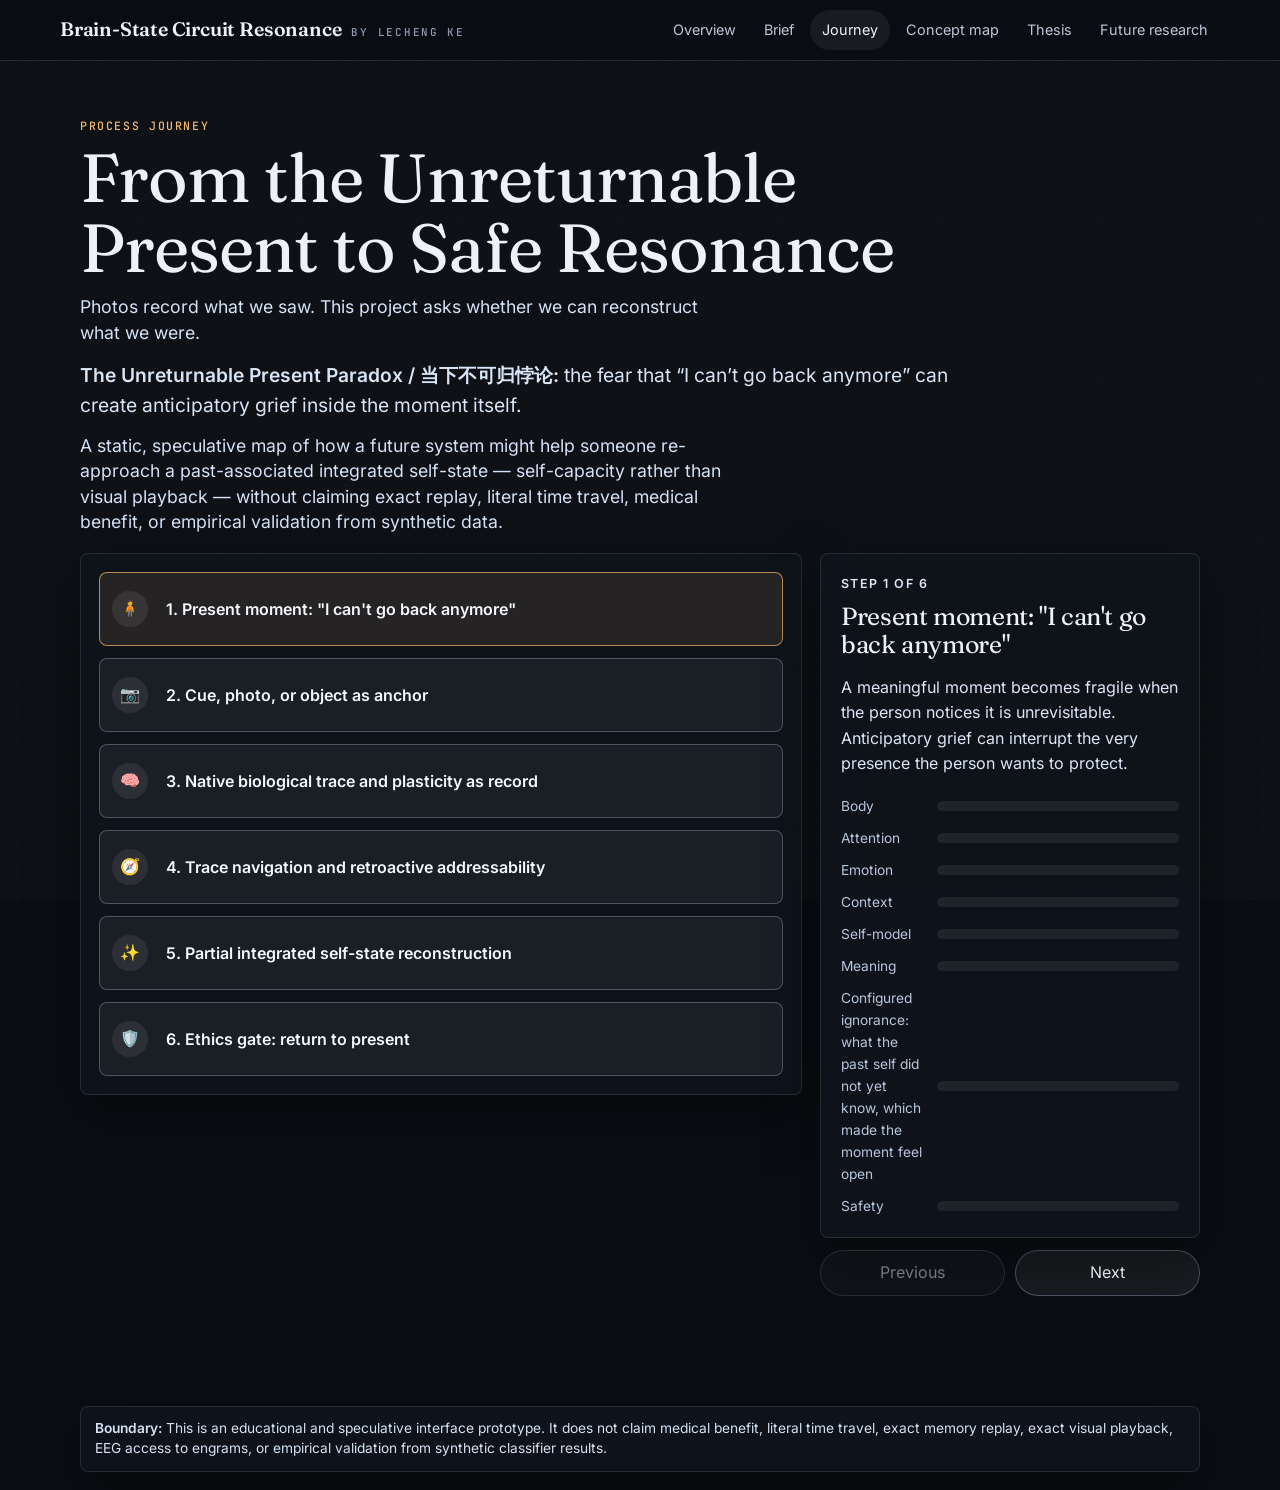
<file: journey.html>
<!doctype html>
<html lang="en">
<head>
  <meta charset="utf-8" />
  <meta name="viewport" content="width=device-width, initial-scale=1" />
  <title>Process Journey — Brain-State Circuit Resonance</title>
  <meta name="theme-color" content="#0a0d12" />
  <link rel="icon" href="assets/favicon.svg" type="image/svg+xml" />
  <link rel="stylesheet" href="style.css?v=2026-09-28" />
  <link rel="stylesheet" href="site.css?v=2026-09-28" />
</head>
<body class="site journey-page">
  <a class="skip-link" href="#main">Skip to content</a>

  <header class="site-header">
    <div class="site-header-inner">
      <a class="wordmark" href="./" aria-label="Brain-State Circuit Resonance — project overview">
        <strong>Brain-State Circuit Resonance</strong><span>by Lecheng Ke</span>
      </a>
      <button class="menu-toggle" type="button" aria-expanded="false" aria-controls="siteNav">
        <span class="menu-toggle-bars" aria-hidden="true"></span>Menu
      </button>
      <nav class="site-nav" id="siteNav" aria-label="Project pages">
        <a href="./">Overview</a>
        <a href="project-brief.html">Brief</a>
        <a href="journey.html" aria-current="page">Journey</a>
        <a href="mindmap.html">Concept map</a>
        <a href="read.html">Thesis</a>
        <a href="future-research.html">Future research</a>
        <button class="nav-comments" type="button" data-comments-toggle hidden>Comments</button>
      </nav>
    </div>
  </header>
  <header class="journey-header">
    <p class="eyebrow">Process journey</p>
    <h1>From the Unreturnable Present to Safe Resonance</h1>
    <p class="thesis">Photos record what we saw. This project asks whether we can reconstruct what we were.</p>
    <p class="brief-hook"><strong>The Unreturnable Present Paradox / 当下不可归悖论:</strong> the fear that “I can’t go back anymore” can create anticipatory grief inside the moment itself.</p>
    <p class="thesis">A static, speculative map of how a future system might help someone re-approach a past-associated integrated self-state — self-capacity rather than visual playback — without claiming exact replay, literal time travel, medical benefit, or empirical validation from synthetic data.</p>
  </header>

  <main id="main" class="journey-shell">
    <section class="journey-board" aria-label="Journey step selector">
      <div class="journey-path" id="journeyPath"></div>
    </section>

    <section class="journey-detail" aria-live="polite">
      <div class="journey-card">
        <p class="step-count" id="stepCount"></p>
        <h2 id="stepTitle"></h2>
        <p id="stepCopy"></p>
        <a class="doc-button journey-step-link hidden" id="stepLink" href="future-research.html">Open future research horizon</a>
        <div class="state-panel" aria-label="Conceptual state dimensions">
          <div class="state-bar"><span>Body</span><meter id="barBody" min="0" max="100"></meter></div>
          <div class="state-bar"><span>Attention</span><meter id="barAttention" min="0" max="100"></meter></div>
          <div class="state-bar"><span>Emotion</span><meter id="barEmotion" min="0" max="100"></meter></div>
          <div class="state-bar"><span>Context</span><meter id="barContext" min="0" max="100"></meter></div>
          <div class="state-bar"><span>Self-model</span><meter id="barSelfModel" min="0" max="100"></meter></div>
          <div class="state-bar"><span>Meaning</span><meter id="barMeaning" min="0" max="100"></meter></div>
          <div class="state-bar"><span>Configured ignorance: what the past self did not yet know, which made the moment feel open</span><meter id="barIgnorance" min="0" max="100"></meter></div>
          <div class="state-bar"><span>Safety</span><meter id="barSafety" min="0" max="100"></meter></div>
        </div>
      </div>

      <div class="journey-controls" role="group" aria-label="Step controls">
        <button id="prevStep" type="button">Previous</button>
        <button id="nextStep" type="button">Next</button>
      </div>
    </section>
  </main>

  <aside class="journey-disclaimer">
    <strong>Boundary:</strong> This is an educational and speculative interface prototype. It does not claim medical benefit, literal time travel, exact memory replay, exact visual playback, EEG access to engrams, or empirical validation from synthetic classifier results.
  </aside>

  <aside class="comments-drawer" id="commentsDrawer" aria-label="Comment Mode" aria-hidden="true"></aside>

  <script src="src/journey.js?v=unreturnable-present-v2"></script>
  <script src="src/site.js?v=2026-09-28"></script>
  <script src="src/comments.js?v=2026-09-28"></script>
</body>
</html>
</file>
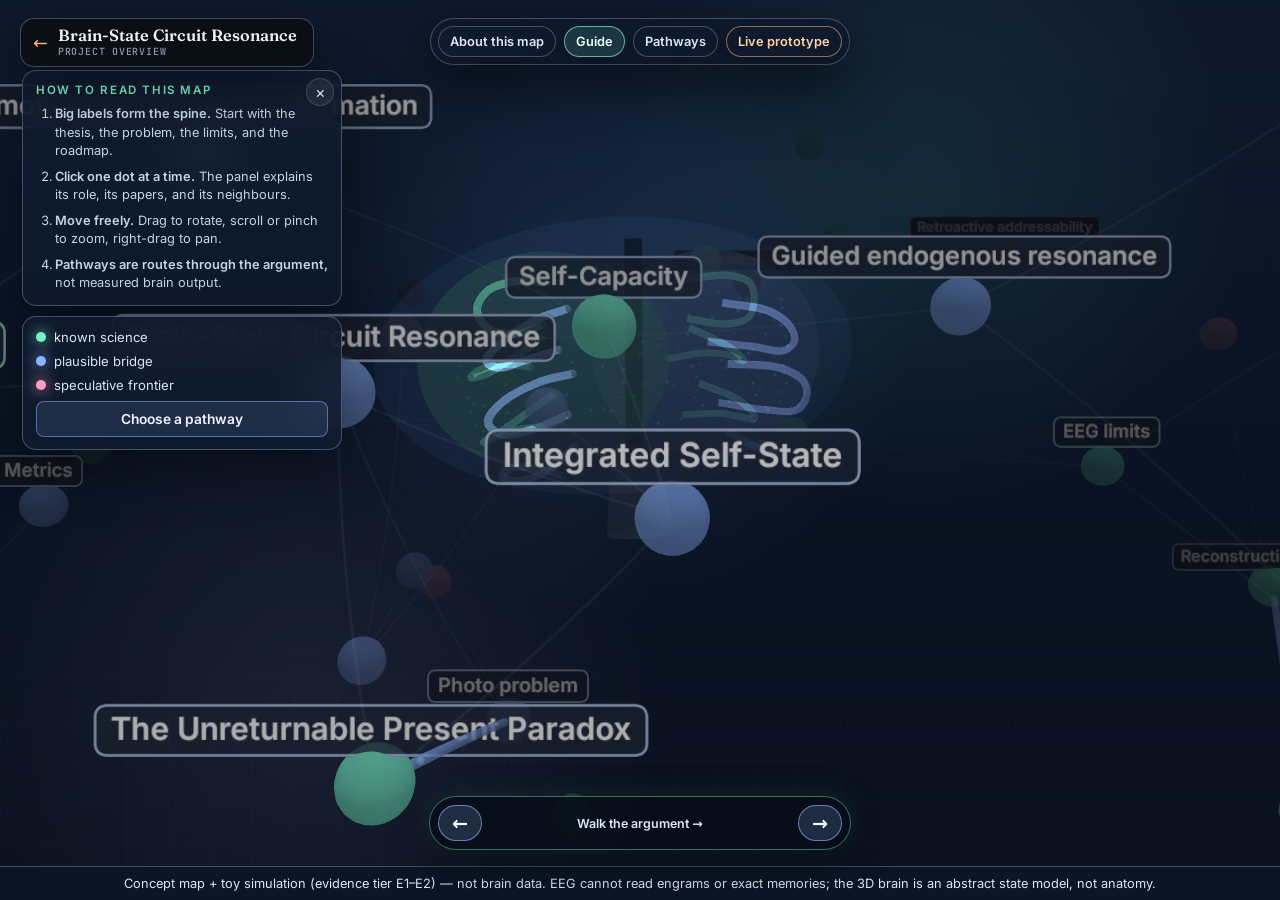
<file: mindmap.html>
<!doctype html>
<html lang="en">
<head>
  <meta charset="utf-8" />
  <meta name="viewport" content="width=device-width, initial-scale=1" />
  <title>3D Concept Map — Brain-State Circuit Resonance</title>
  <meta name="description" content="An interactive 3D map of the Brain-State Circuit Resonance project: 42 ideas colour-coded as known science, plausible bridge, or speculative frontier, plus a closed-loop toy simulator that shows its own uncertainty." />
  <meta name="theme-color" content="#0a0d12" />
  <link rel="icon" href="assets/favicon.svg" type="image/svg+xml" />
  <link rel="stylesheet" href="style.css?v=2026-09-28" />
  <link rel="stylesheet" href="site.css?v=2026-09-28" />
</head>
<body>
  <main class="app-shell">
    <section class="graph-stage" aria-label="3D concept mindmap">
      <div id="graph"></div>
      <div class="ambient-grid" aria-hidden="true"></div>
    </section>

    <a class="map-home" href="./" aria-label="Back to the project overview">
      <span aria-hidden="true">←</span><strong>Brain-State Circuit Resonance</strong><em>Project overview</em>
    </a>

    <nav class="quick-dock" aria-label="Map tools">
      <button class="dock-button" type="button" data-toggle-target="topOverlay">About<span class="dock-extra">&nbsp;this map</span></button>
      <button class="dock-button" type="button" data-toggle-target="mapGuide">Guide</button>
      <button class="dock-button" type="button" data-toggle-target="controlDeck">Pathways</button>
      <button class="dock-button dock-button-accent" type="button" data-toggle-target="prototypeConsole"><span class="dock-extra">Live prototype</span><span class="dock-short">Prototype</span></button>
      <button class="dock-button" type="button" data-comments-toggle hidden>Comments</button>
    </nav>

    <nav class="floating-logic-nav" id="floatingLogicNav" aria-label="Logic chain arrows">
      <button type="button" id="floatingPrevLogicNode" aria-label="Previous logic node">←</button>
      <span id="floatingLogicStep">Walk the argument →</span>
      <button type="button" id="floatingNextLogicNode" aria-label="Next logic node">→</button>
    </nav>

    <header class="top-overlay" id="topOverlay">
      <div>
        <button class="overlay-close" type="button" data-close-target="topOverlay" aria-label="Hide concept summary">×</button>
        <p class="eyebrow">3D concept map</p>
        <h1>Brain-State Circuit Resonance</h1>
        <p class="thesis">Photos record what we saw. This project asks whether we can reconstruct what we were.</p>
        <p class="map-intent">Each dot is one idea in the argument, coloured by how much evidence stands behind it. Click a dot to read it; follow the arrows to walk the argument in order.</p>
        <div class="hero-actions" aria-label="Primary demo actions">
          <button type="button" data-explore-map>Explore the map</button>
          <button type="button" data-toggle-target="prototypeConsole">Run the prototype</button>
          <a href="journey.html">Process journey</a>
          <a href="read.html">Thesis text</a>
        </div>
        <div class="hero-metrics" aria-label="Demo status">
          <span><strong>4</strong> target states</span>
          <span><strong>4</strong> intervention modes</span>
          <span><strong>E1/E2</strong> concept tier</span>
        </div>
      </div>
    </header>

    <aside class="prototype-console compact-panel" id="prototypeConsole" aria-label="Live resonance prototype">
      <button class="overlay-close" type="button" data-close-target="prototypeConsole" aria-label="Hide live prototype">×</button>
      <section class="prototype-head">
        <p class="eyebrow">Live prototype · toy model</p>
        <h2>Closed-loop state resonance</h2>
        <p>Pick a target state and a protocol. The simulator runs 12 times with sensor noise and shows every number next to what it has to beat.</p>
      </section>

      <section class="prototype-controls" aria-label="Prototype controls">
        <label>
          <span>Target state</span>
          <select id="prototypeTarget"></select>
        </label>
        <label>
          <span>Protocol</span>
          <select id="prototypeProtocol"></select>
        </label>
        <label>
          <span>Cue strength <strong id="prototypeCueValue">0.34</strong></span>
          <input id="prototypeCue" type="range" min="0" max="1" step="0.01" value="0.34" />
        </label>
        <label>
          <span>Feedback gain <strong id="prototypeFeedbackValue">0.62</strong></span>
          <input id="prototypeFeedback" type="range" min="0" max="1" step="0.01" value="0.62" />
        </label>
        <label>
          <span>Sensor noise σ <strong id="prototypeNoiseValue">0.10</strong></span>
          <input id="prototypeNoise" type="range" min="0" max="0.5" step="0.01" value="0.10" />
        </label>
      </section>

      <section class="prototype-readout" aria-label="Prototype metrics" aria-live="polite">
        <div class="metric-tile metric-target">
          <span>Target match</span>
          <strong id="prototypeTargetScore">--</strong>
          <i id="prototypeTargetBar"></i>
        </div>
        <div class="metric-tile metric-rival">
          <span>Closest wrong state</span>
          <strong id="prototypeRivalScore">--</strong>
          <small id="prototypeRivalName">--</small>
          <i id="prototypeRivalBar"></i>
        </div>
        <div class="metric-tile metric-margin">
          <span>Margin</span>
          <strong id="prototypeMargin">--</strong>
          <small id="prototypeMarginNote">--</small>
          <i id="prototypeMarginBar"></i>
        </div>
        <div class="metric-tile metric-decode">
          <span>Right state picked</span>
          <strong id="prototypeCorrect">--</strong>
          <small id="prototypeChance">chance: 3 of 12</small>
          <i id="prototypeCorrectBar"></i>
        </div>
      </section>

      <div class="risk-row">
        <span>Risk load</span>
        <div class="risk-meter"><i id="prototypeRiskBar"></i></div>
        <strong id="prototypeRisk">--</strong>
      </div>

      <section class="prototype-trace" aria-label="Prototype trace">
        <canvas id="prototypeTimeline" width="720" height="250" role="img" aria-label="Similarity to the target and to the closest wrong state over 14 steps, with risk below."></canvas>
        <p id="prototypeNarrative">Loading simulation.</p>
      </section>

      <section class="prototype-actions" aria-label="Prototype actions">
        <button type="button" id="prototypeRun">New runs</button>
        <a href="./#evidence">Why the margin matters</a>
        <a href="future-research.html">Research path</a>
      </section>
    </aside>

    <aside class="map-guide compact-panel open" id="mapGuide" aria-label="How to read the mindmap">
      <button class="overlay-close" type="button" data-close-target="mapGuide" aria-label="Hide map guide">×</button>
      <div class="guide-card">
        <p class="eyebrow">How to read this map</p>
        <ol>
          <li><strong>Big labels form the spine.</strong> Start with the thesis, the problem, the limits, and the roadmap.</li>
          <li><strong>Click one dot at a time.</strong> The panel explains its role, its papers, and its neighbours.</li>
          <li><strong>Move freely.</strong> Drag to rotate, scroll or pinch to zoom, right-drag to pan.</li>
          <li><strong>Pathways are routes through the argument,</strong> not measured brain output.</li>
        </ol>
      </div>
      <div class="legend-card" aria-label="Map legend">
        <span><i class="legend-dot known"></i>known science</span>
        <span><i class="legend-dot plausible"></i>plausible bridge</span>
        <span><i class="legend-dot speculative"></i>speculative frontier</span>
        <button class="inline-tool-button" type="button" data-toggle-target="controlDeck">Choose a pathway</button>
      </div>
    </aside>

    <aside class="control-deck compact-panel" id="controlDeck" aria-label="Resonance controls">
      <button class="overlay-close" type="button" data-close-target="controlDeck" aria-label="Hide resonance controls">×</button>
      <section class="control-block">
        <div class="block-heading">
          <span>Resonance pathway</span>
          <strong id="modeTitle">Cue-triggered recall</strong>
        </div>
        <div class="mode-grid" id="modeButtons" role="group" aria-label="Resonance pathway selector"></div>
        <p class="mode-copy" id="modeCopy"></p>
      </section>

      <section class="control-block">
        <label for="epistemicSlider">
          <span>Epistemic position</span>
          <strong id="epistemicLabel">Balanced map</strong>
        </label>
        <input id="epistemicSlider" type="range" min="0" max="100" value="50" />
        <div class="slider-scale" aria-hidden="true">
          <span>Current science</span>
          <span>Speculative frontier</span>
        </div>
      </section>
    </aside>

    <aside class="side-panel" id="sidePanel" aria-live="polite">
      <div class="panel-head">
        <p class="eyebrow">Selected node</p>
        <button id="closePanel" type="button" data-close-target="sidePanel" aria-label="Close details panel">×</button>
      </div>
      <h2 id="nodeTitle">Brain-State Circuit Resonance</h2>
      <div class="meta-row">
        <span class="cluster-pill" id="nodeCluster">Overview</span>
        <span class="status-badge status-plausible" id="nodeStatus">plausible</span>
      </div>
      <p id="nodeDescription">Select a node to inspect how the project separates known science, plausible engineering, and speculative frontier claims.</p>
      <div class="logic-chain-card" aria-label="Logic chain navigation">
        <h3>Logic chain</h3>
        <p id="logicChainStep">Use arrows to walk the project argument node by node.</p>
        <div class="logic-chain-actions">
          <button type="button" id="prevLogicNode" aria-label="Previous logic node">← Previous</button>
          <button type="button" id="nextLogicNode" aria-label="Next logic node">Next →</button>
        </div>
      </div>
      <div class="node-papers-card" aria-label="Scientific papers for selected node">
        <h3>Scientific papers / anchors</h3>
        <ul id="nodePapers"><li>Select a node to see adjacent scientific sources and boundary notes.</li></ul>
      </div>
      <div class="node-explainer-grid" aria-label="Node explanation">
        <div>
          <h3>Why this dot exists</h3>
          <p id="nodePurpose">It tells visitors what role this idea plays in the project.</p>
        </div>
        <div>
          <h3>How it reflects the concept</h3>
          <p id="nodeReflects">It links the personal thesis to science, engineering, or ethics.</p>
        </div>
      </div>
      <div class="connection-card">
        <h3>Connected ideas</h3>
        <ul id="nodeConnections"><li>Click a node to see its neighboring concepts.</li></ul>
      </div>
      <a class="doc-button" id="nodeDocLink" href="project-brief.html">Open related section</a>

      <div class="boundary-card">
        <h3>Scientific boundaries</h3>
        <ul>
          <li>Concept map / simulation scaffold, not a brain-derived output, medical product, or literal time travel.</li>
          <li>Not exact human memory replay and not exact visual playback.</li>
          <li>EEG measures broad scalp-level correlates; it cannot read synaptic traces, identify engrams, or produce exact visual memory playback.</li>
          <li>Synthetic classifier results illustrate pipeline behavior only; they are not empirical validation.</li>
          <li>Brain visualization is conceptual; regions are not anatomically specific.</li>
        </ul>
      </div>

      <nav class="doc-links" aria-label="Project documents">
        <a href="./">Overview</a>
        <a href="project-brief.html">Brief</a>
        <a href="journey.html">Journey</a>
        <a href="read.html">Thesis text</a>
        <a href="project-brief.html#scientific-anchors">Science</a>
        <a href="project-brief.html#ethics">Ethics</a>
        <a href="future-research.html">Future research</a>
        <a href="project-brief.html#next-steps">Next steps</a>
      </nav>
    </aside>

    <div class="brain-note">Abstract state model only. Node colors separate known science, plausible bridge, and speculative frontier.</div>
    <footer class="boundary-strip"><span class="strip-long">Concept map + toy simulation (evidence tier E1–E2) — not brain data. EEG cannot read engrams or exact memories; the 3D brain is an abstract state model, not anatomy.</span><span class="strip-short">Concept map · not brain data · E1–E2</span></footer>
  </main>

  <aside class="comments-drawer" id="commentsDrawer" aria-label="Comment Mode" aria-hidden="true"></aside>

  <!-- three.js r160 and 3d-force-graph 1.73.4 are served from this site (vendor/, MIT) so the map never depends on a third-party CDN. -->
  <script src="vendor/three.min.js"></script>
  <script src="vendor/3d-force-graph.min.js"></script>
  <script src="src/simulation.js?v=2026-09-28"></script>
  <script src="src/graph-data.js?v=2026-09-28"></script>
  <script src="src/replay-modes.js?v=2026-09-28"></script>
  <script src="src/brain-overlay.js?v=2026-09-28"></script>
  <script src="src/ui.js?v=2026-09-28"></script>
  <script src="src/mindmap.js?v=2026-09-28"></script>
  <script src="src/prototype-console.js?v=2026-09-28"></script>
  <script src="src/comments.js?v=2026-09-28"></script>
</body>
</html>
</file>
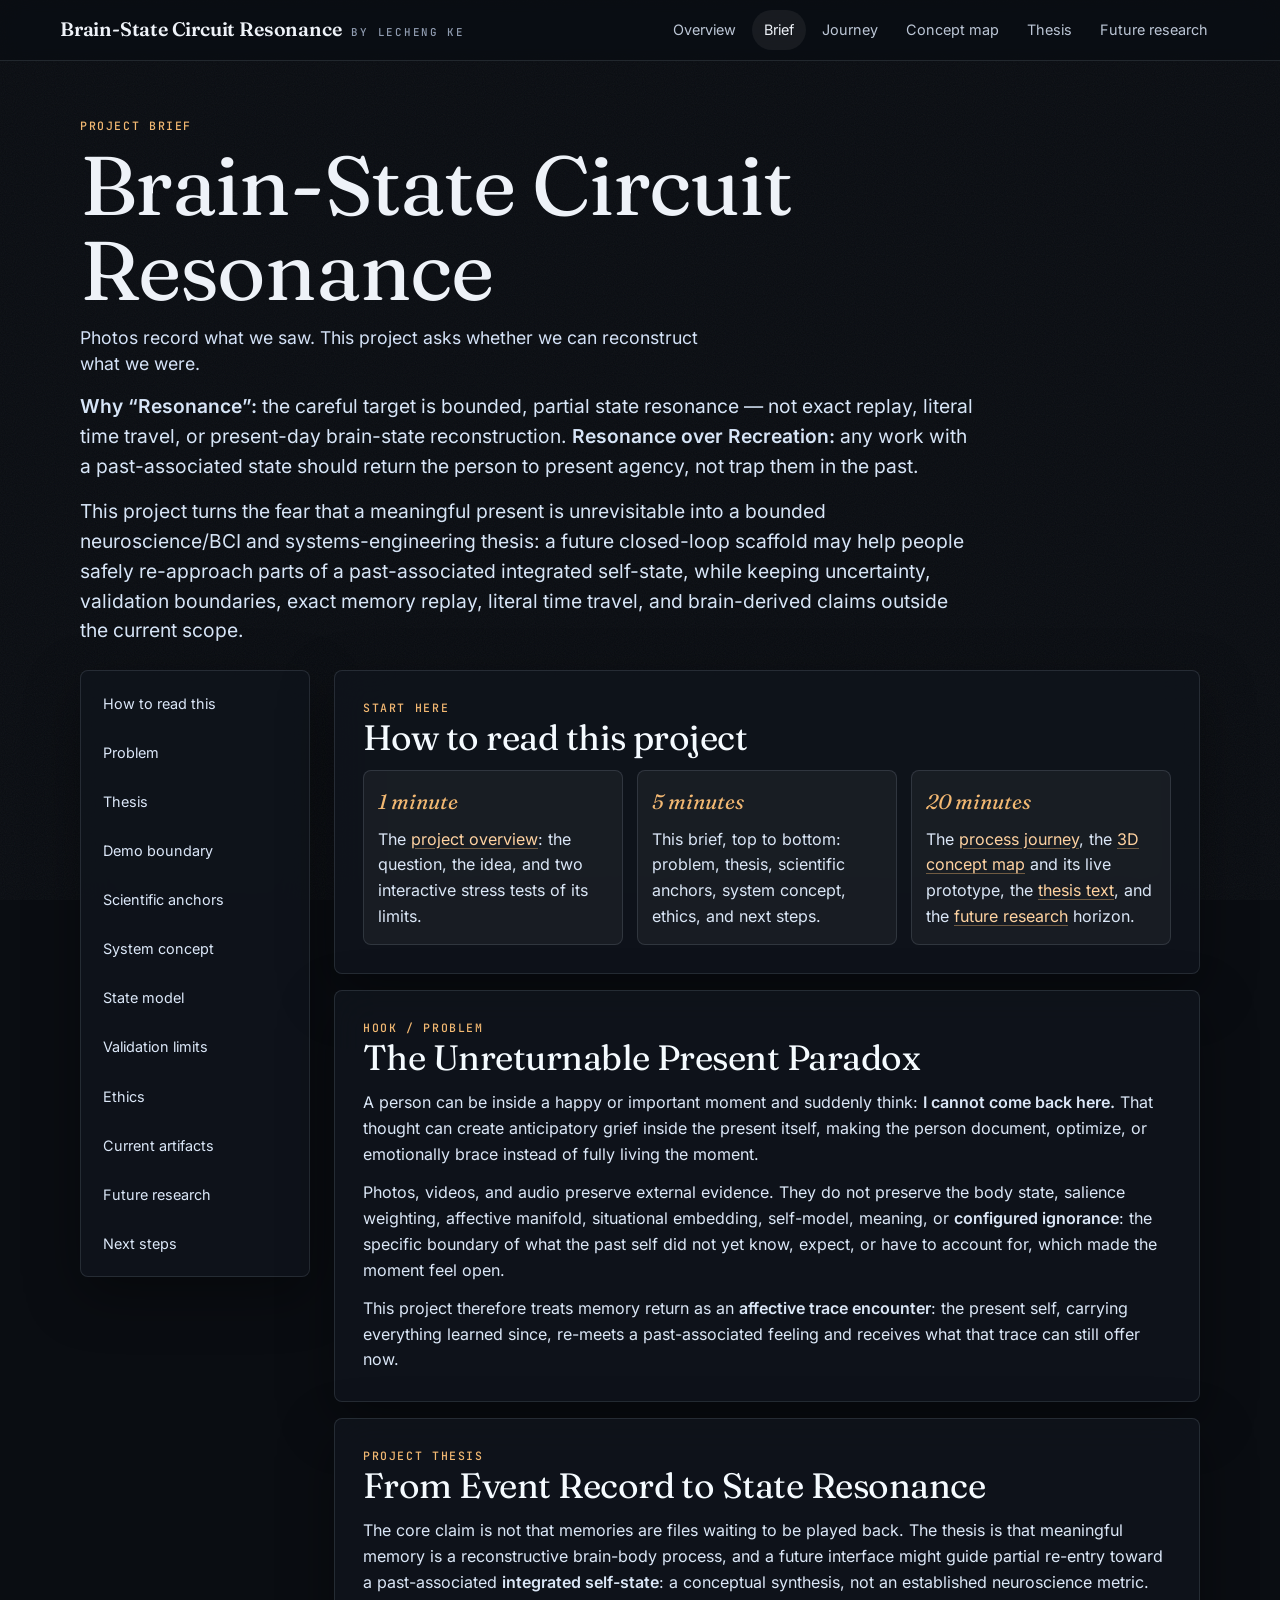
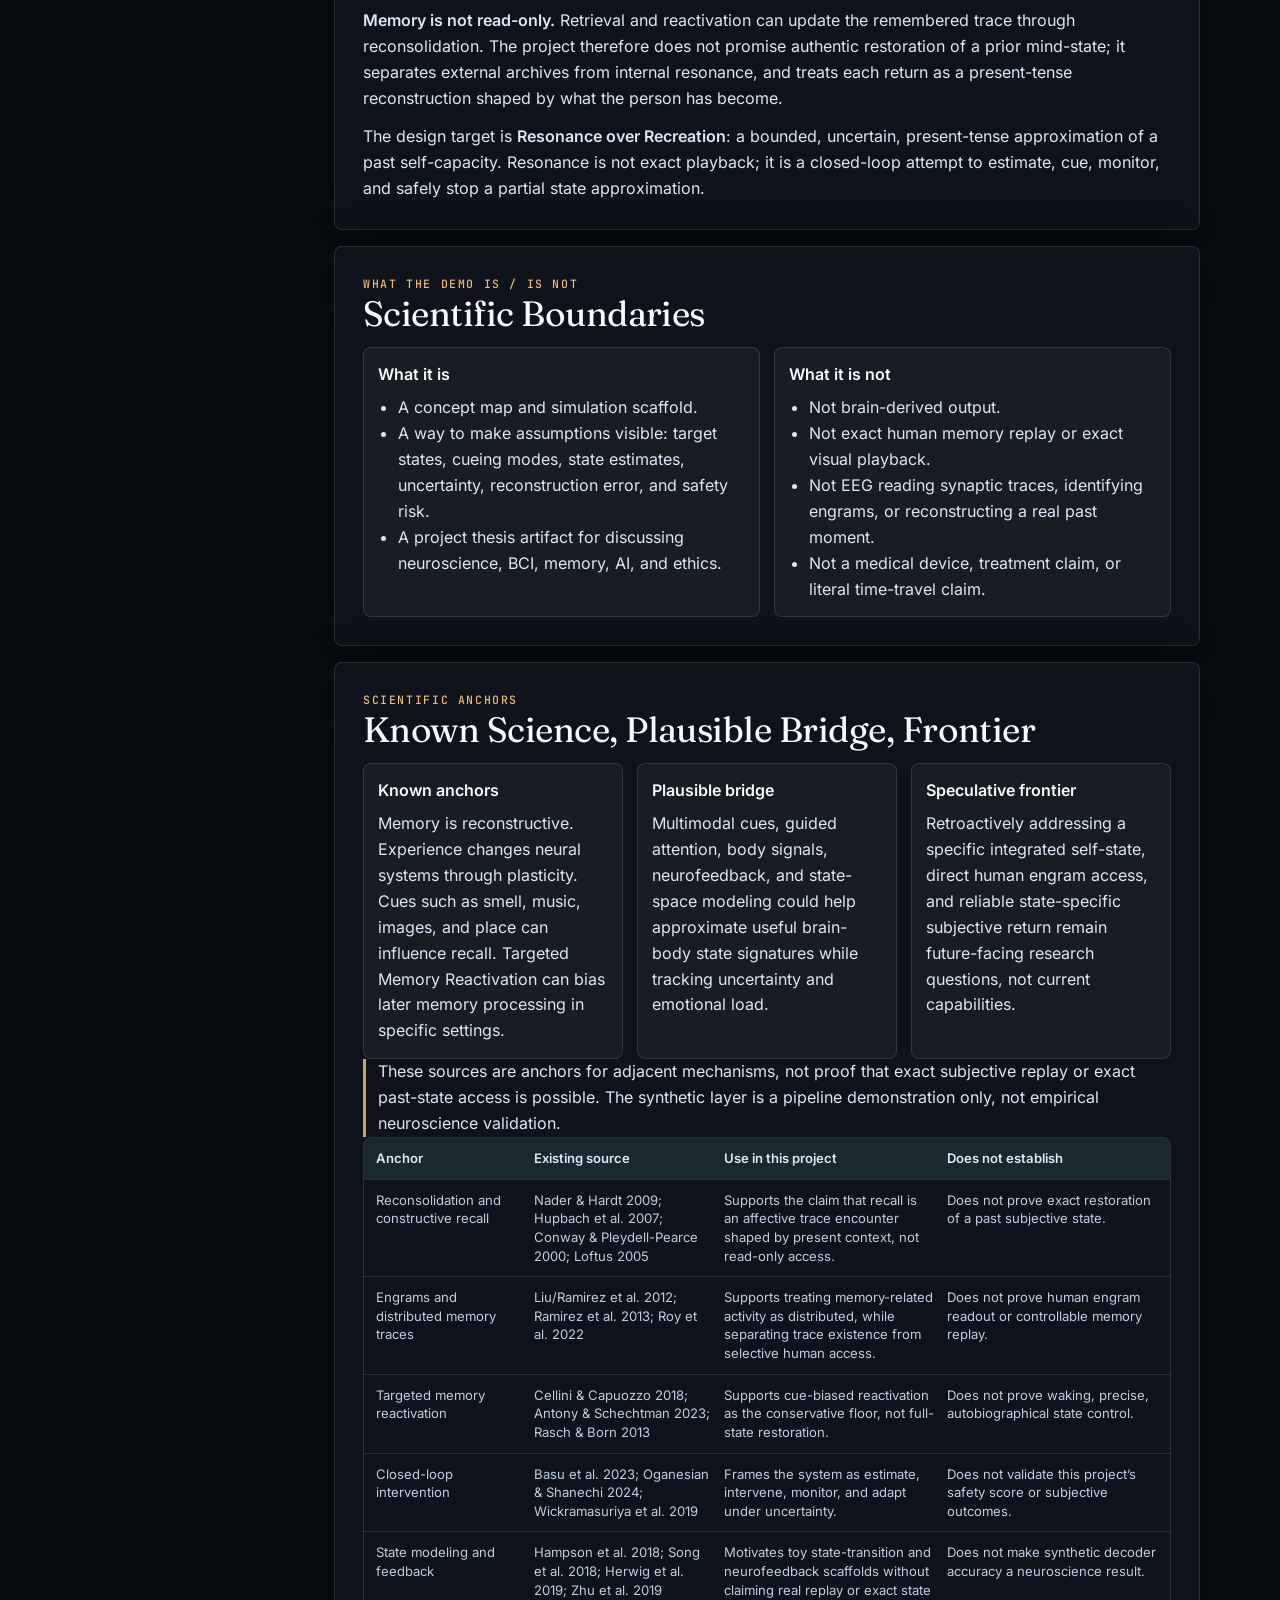
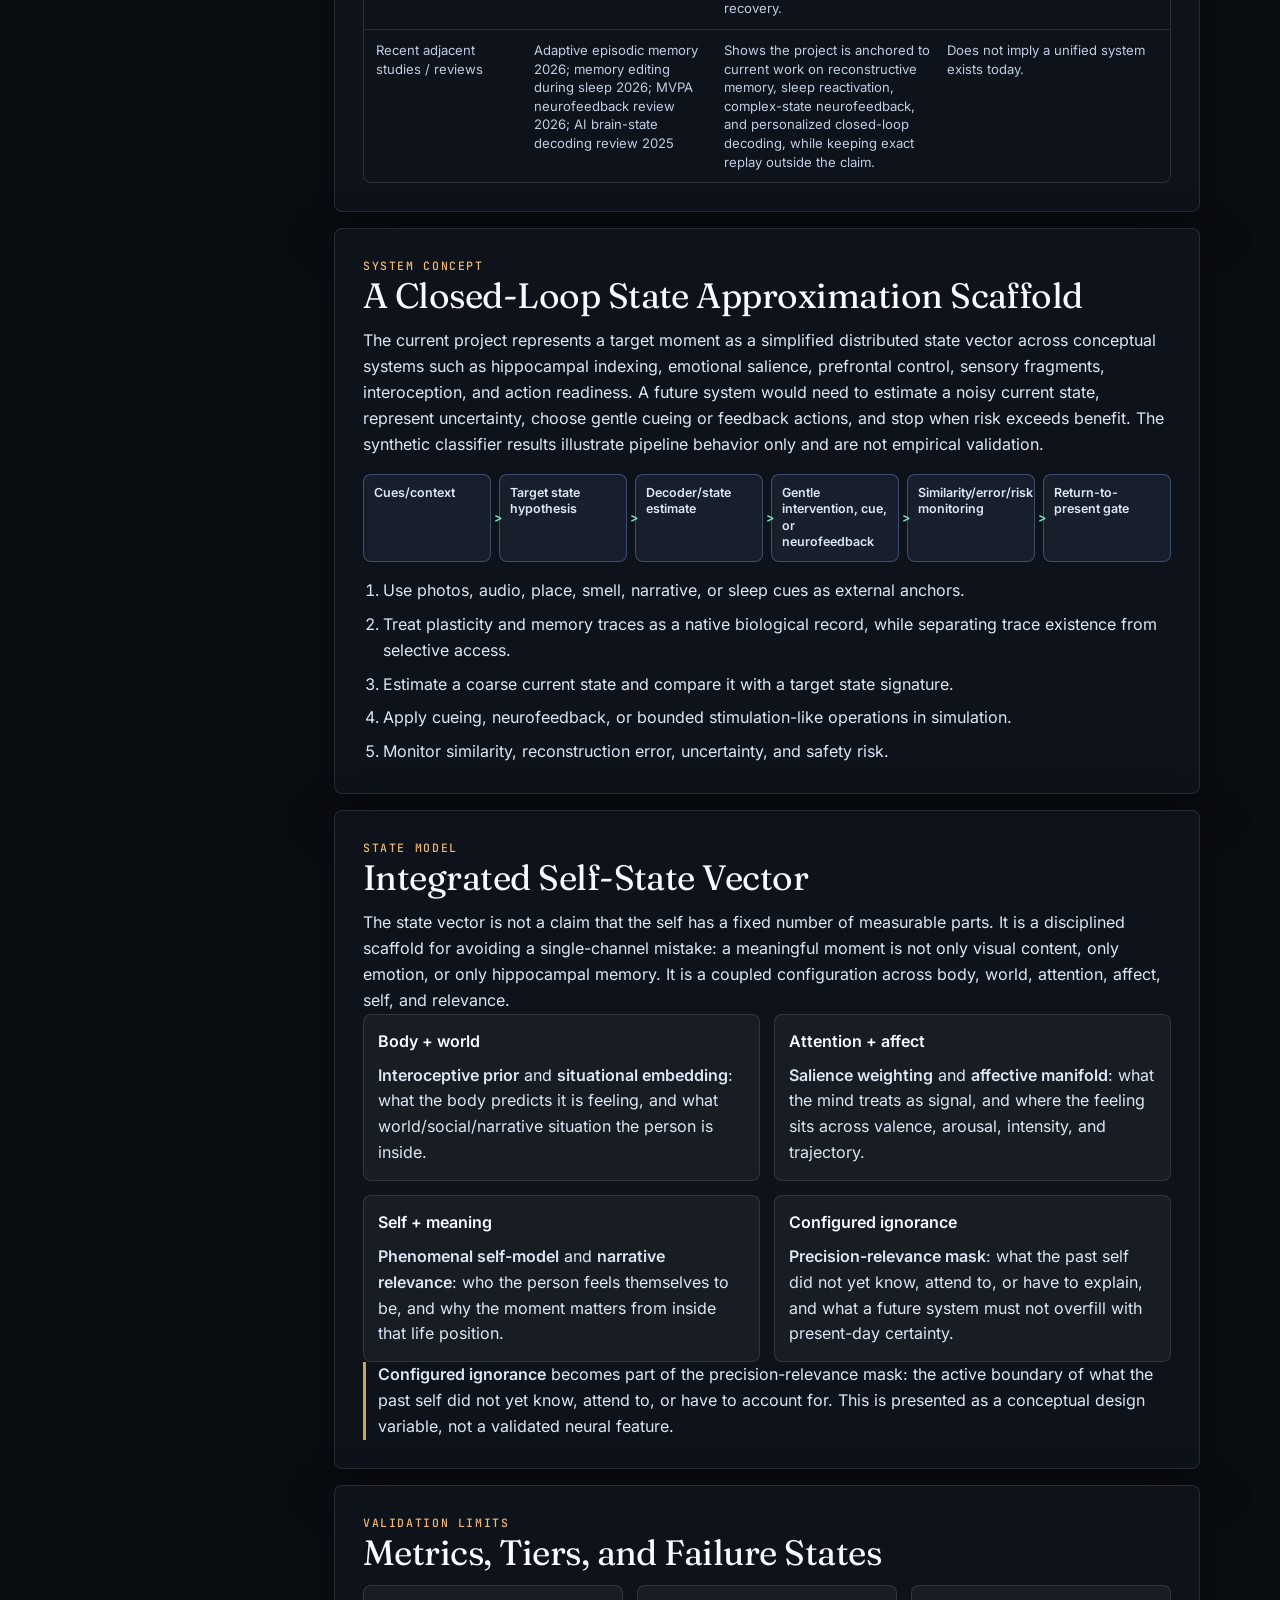
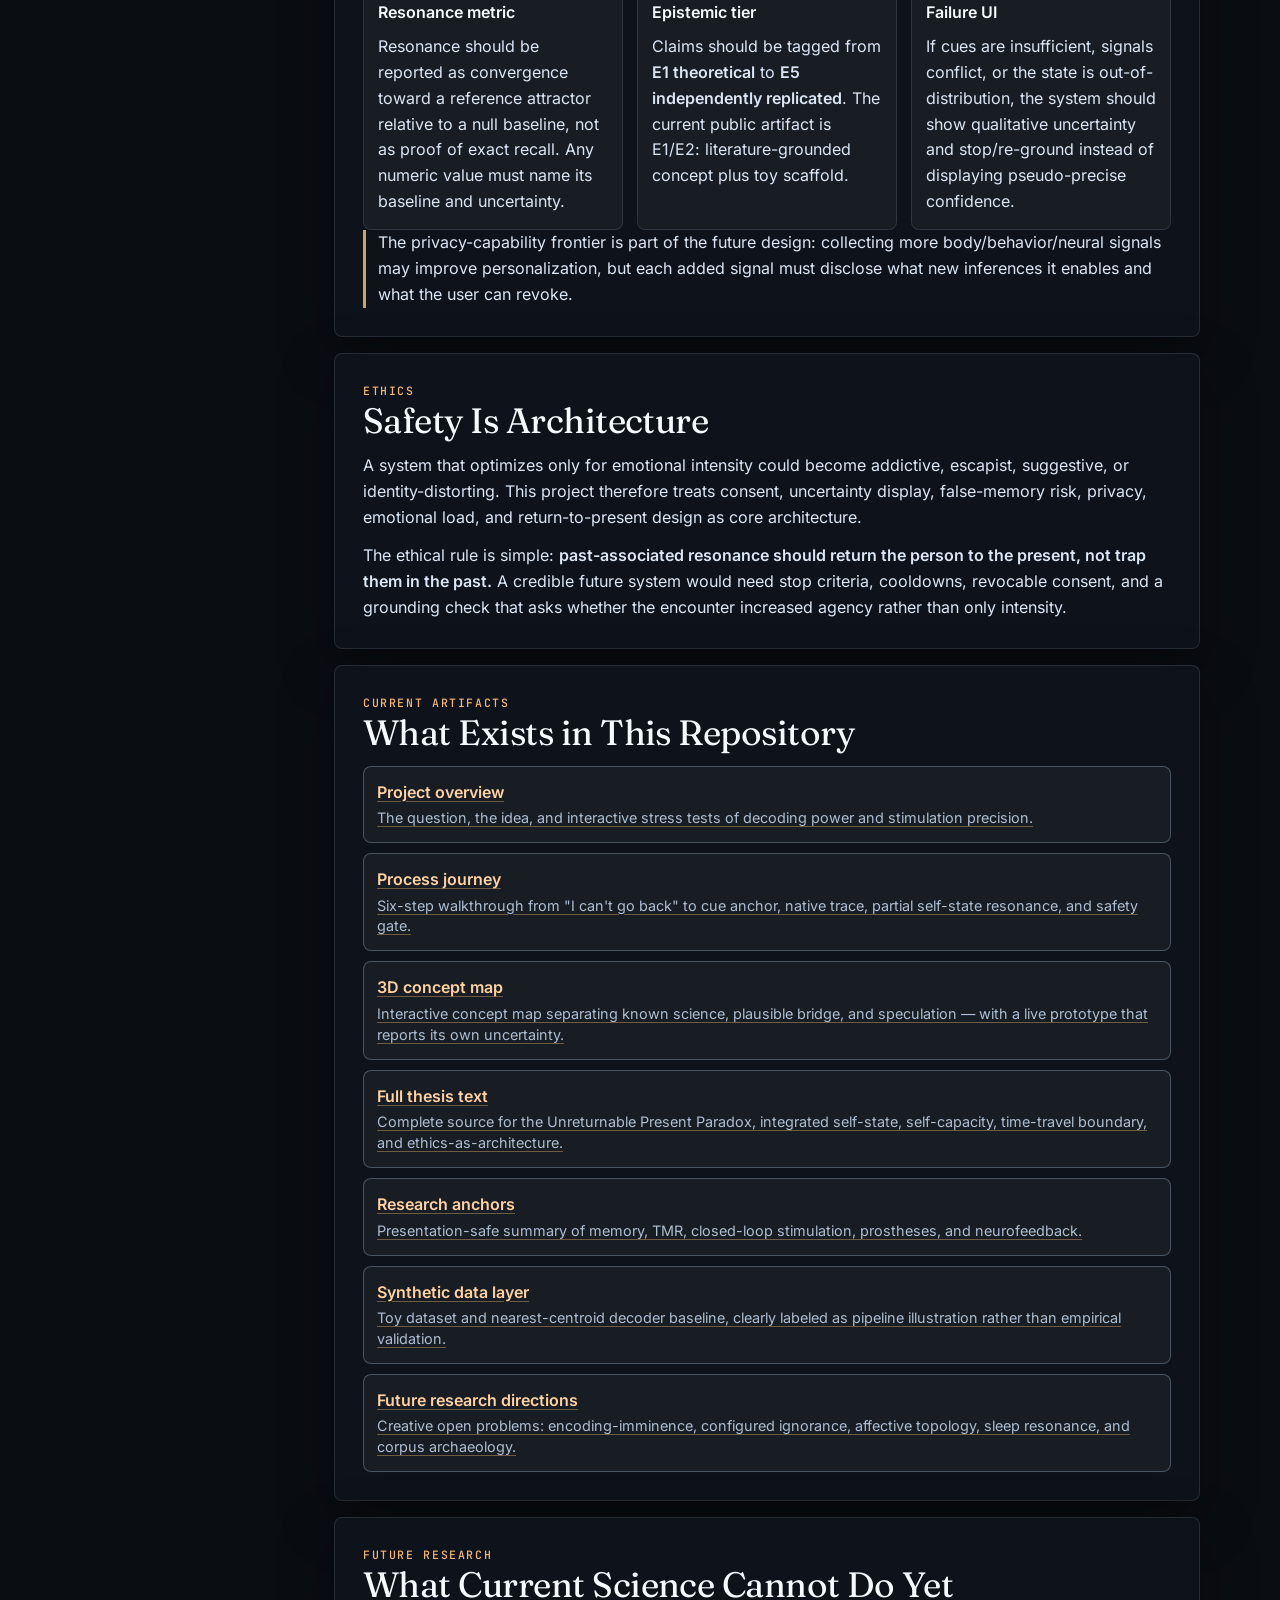
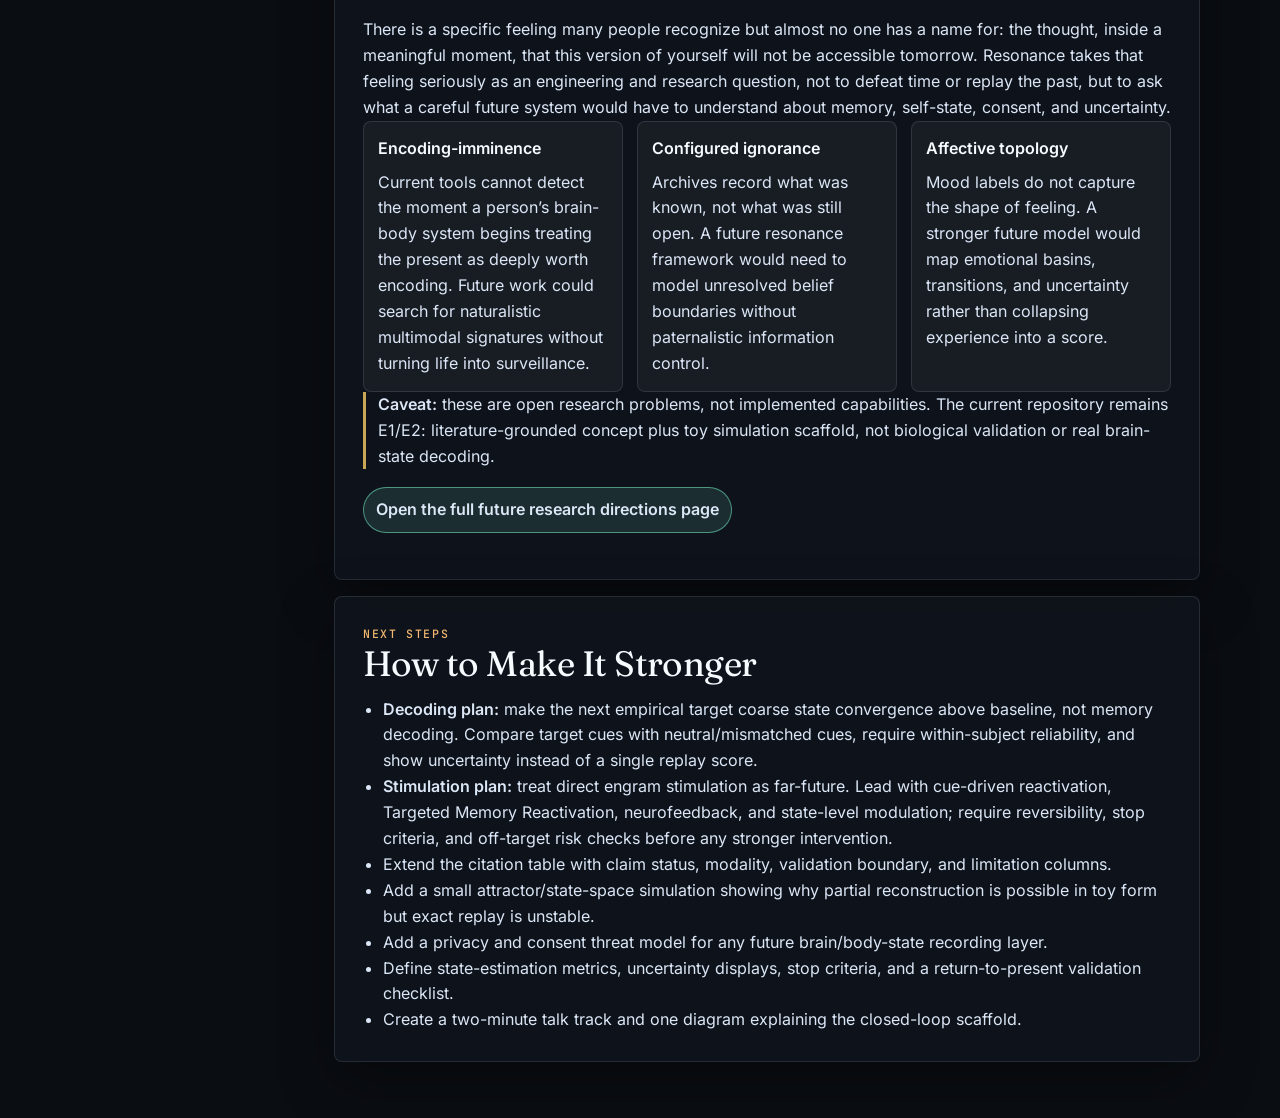
<file: project-brief.html>
<!doctype html>
<html lang="en">
<head>
  <meta charset="utf-8" />
  <meta name="viewport" content="width=device-width, initial-scale=1" />
  <title>Project Brief — Brain-State Circuit Resonance</title>
  <meta name="theme-color" content="#0a0d12" />
  <link rel="icon" href="assets/favicon.svg" type="image/svg+xml" />
  <link rel="stylesheet" href="style.css?v=2026-09-28" />
  <link rel="stylesheet" href="site.css?v=2026-09-28" />
</head>
<body class="site brief-page">
  <a class="skip-link" href="#main">Skip to content</a>

  <header class="site-header">
    <div class="site-header-inner">
      <a class="wordmark" href="./" aria-label="Brain-State Circuit Resonance — project overview">
        <strong>Brain-State Circuit Resonance</strong><span>by Lecheng Ke</span>
      </a>
      <button class="menu-toggle" type="button" aria-expanded="false" aria-controls="siteNav">
        <span class="menu-toggle-bars" aria-hidden="true"></span>Menu
      </button>
      <nav class="site-nav" id="siteNav" aria-label="Project pages">
        <a href="./">Overview</a>
        <a href="project-brief.html" aria-current="page">Brief</a>
        <a href="journey.html">Journey</a>
        <a href="mindmap.html">Concept map</a>
        <a href="read.html">Thesis</a>
        <a href="future-research.html">Future research</a>
        <button class="nav-comments" type="button" data-comments-toggle hidden>Comments</button>
      </nav>
    </div>
  </header>
  <header class="brief-hero">
    <p class="eyebrow">Project brief</p>
    <h1>Brain-State Circuit Resonance</h1>
    <p class="thesis">Photos record what we saw. This project asks whether we can reconstruct what we were.</p>
    <p class="brief-hook"><strong>Why “Resonance”:</strong> the careful target is bounded, partial state resonance — not exact replay, literal time travel, or present-day brain-state reconstruction. <strong>Resonance over Recreation:</strong> any work with a past-associated state should return the person to present agency, not trap them in the past.</p>
    <p class="brief-hook">This project turns the fear that a meaningful present is unrevisitable into a bounded neuroscience/BCI and systems-engineering thesis: a future closed-loop scaffold may help people safely re-approach parts of a past-associated integrated self-state, while keeping uncertainty, validation boundaries, exact memory replay, literal time travel, and brain-derived claims outside the current scope.</p>
  </header>

  <main id="main" class="brief-shell">
    <aside class="brief-toc" aria-label="On this page" data-scrollspy>
      <a href="#presentation-path">How to read this</a>
      <a href="#problem">Problem</a>
      <a href="#thesis">Thesis</a>
      <a href="#demo-boundary">Demo boundary</a>
      <a href="#scientific-anchors">Scientific anchors</a>
      <a href="#system-concept">System concept</a>
      <a href="#state-model">State model</a>
      <a href="#validation-limits">Validation limits</a>
      <a href="#ethics">Ethics</a>
      <a href="#artifacts">Current artifacts</a>
      <a href="#future-research">Future research</a>
      <a href="#next-steps">Next steps</a>
    </aside>

    <section class="brief-content">
      <section class="brief-section" id="presentation-path">
        <p class="eyebrow">Start here</p>
        <h2>How to read this project</h2>
        <div class="brief-grid three reading-paths">
          <article>
            <h3>1 minute</h3>
            <p>The <a href="./">project overview</a>: the question, the idea, and two interactive stress tests of its limits.</p>
          </article>
          <article>
            <h3>5 minutes</h3>
            <p>This brief, top to bottom: problem, thesis, scientific anchors, system concept, ethics, and next steps.</p>
          </article>
          <article>
            <h3>20 minutes</h3>
            <p>The <a href="journey.html">process journey</a>, the <a href="mindmap.html">3D concept map</a> and its live prototype, the <a href="read.html">thesis text</a>, and the <a href="future-research.html">future research</a> horizon.</p>
          </article>
        </div>
      </section>

      <section class="brief-section" id="problem">
        <p class="eyebrow">Hook / problem</p>
        <h2>The Unreturnable Present Paradox</h2>
        <p>A person can be inside a happy or important moment and suddenly think: <strong>I cannot come back here.</strong> That thought can create anticipatory grief inside the present itself, making the person document, optimize, or emotionally brace instead of fully living the moment.</p>
        <p>Photos, videos, and audio preserve external evidence. They do not preserve the body state, salience weighting, affective manifold, situational embedding, self-model, meaning, or <strong>configured ignorance</strong>: the specific boundary of what the past self did not yet know, expect, or have to account for, which made the moment feel open.</p>
        <p>This project therefore treats memory return as an <strong>affective trace encounter</strong>: the present self, carrying everything learned since, re-meets a past-associated feeling and receives what that trace can still offer now.</p>
      </section>

      <section class="brief-section" id="thesis">
        <p class="eyebrow">Project thesis</p>
        <h2>From Event Record to State Resonance</h2>
        <p>The core claim is not that memories are files waiting to be played back. The thesis is that meaningful memory is a reconstructive brain-body process, and a future interface might guide partial re-entry toward a past-associated <strong>integrated self-state</strong>: a conceptual synthesis, not an established neuroscience metric.</p>
        <p><strong>Memory is not read-only.</strong> Retrieval and reactivation can update the remembered trace through reconsolidation. The project therefore does not promise authentic restoration of a prior mind-state; it separates external archives from internal resonance, and treats each return as a present-tense reconstruction shaped by what the person has become.</p>
        <p>The design target is <strong>Resonance over Recreation</strong>: a bounded, uncertain, present-tense approximation of a past self-capacity. Resonance is not exact playback; it is a closed-loop attempt to estimate, cue, monitor, and safely stop a partial state approximation.</p>
      </section>

      <section class="brief-section boundary-emphasis" id="demo-boundary">
        <p class="eyebrow">What the demo is / is not</p>
        <h2>Scientific Boundaries</h2>
        <div class="brief-grid">
          <div>
            <h3>What it is</h3>
            <ul>
              <li>A concept map and simulation scaffold.</li>
              <li>A way to make assumptions visible: target states, cueing modes, state estimates, uncertainty, reconstruction error, and safety risk.</li>
              <li>A project thesis artifact for discussing neuroscience, BCI, memory, AI, and ethics.</li>
            </ul>
          </div>
          <div>
            <h3>What it is not</h3>
            <ul>
              <li>Not brain-derived output.</li>
              <li>Not exact human memory replay or exact visual playback.</li>
              <li>Not EEG reading synaptic traces, identifying engrams, or reconstructing a real past moment.</li>
              <li>Not a medical device, treatment claim, or literal time-travel claim.</li>
            </ul>
          </div>
        </div>
      </section>

      <section class="brief-section" id="scientific-anchors">
        <p class="eyebrow">Scientific anchors</p>
        <h2>Known Science, Plausible Bridge, Frontier</h2>
        <div class="brief-grid three">
          <article>
            <h3>Known anchors</h3>
            <p>Memory is reconstructive. Experience changes neural systems through plasticity. Cues such as smell, music, images, and place can influence recall. Targeted Memory Reactivation can bias later memory processing in specific settings.</p>
          </article>
          <article>
            <h3>Plausible bridge</h3>
            <p>Multimodal cues, guided attention, body signals, neurofeedback, and state-space modeling could help approximate useful brain-body state signatures while tracking uncertainty and emotional load.</p>
          </article>
          <article>
            <h3>Speculative frontier</h3>
            <p>Retroactively addressing a specific integrated self-state, direct human engram access, and reliable state-specific subjective return remain future-facing research questions, not current capabilities.</p>
          </article>
        </div>
        <p class="brief-caveat">These sources are anchors for adjacent mechanisms, not proof that exact subjective replay or exact past-state access is possible. The synthetic layer is a pipeline demonstration only, not empirical neuroscience validation.</p>
        <div class="anchor-table" role="table" aria-label="Research anchor table">
          <div role="row">
            <strong role="columnheader">Anchor</strong>
            <strong role="columnheader">Existing source</strong>
            <strong role="columnheader">Use in this project</strong>
            <strong role="columnheader">Does not establish</strong>
          </div>
          <div role="row">
            <span>Reconsolidation and constructive recall</span>
            <span>Nader &amp; Hardt 2009; Hupbach et al. 2007; Conway &amp; Pleydell-Pearce 2000; Loftus 2005</span>
            <span>Supports the claim that recall is an affective trace encounter shaped by present context, not read-only access.</span>
            <span>Does not prove exact restoration of a past subjective state.</span>
          </div>
          <div role="row">
            <span>Engrams and distributed memory traces</span>
            <span>Liu/Ramirez et al. 2012; Ramirez et al. 2013; Roy et al. 2022</span>
            <span>Supports treating memory-related activity as distributed, while separating trace existence from selective human access.</span>
            <span>Does not prove human engram readout or controllable memory replay.</span>
          </div>
          <div role="row">
            <span>Targeted memory reactivation</span>
            <span>Cellini &amp; Capuozzo 2018; Antony &amp; Schechtman 2023; Rasch &amp; Born 2013</span>
            <span>Supports cue-biased reactivation as the conservative floor, not full-state restoration.</span>
            <span>Does not prove waking, precise, autobiographical state control.</span>
          </div>
          <div role="row">
            <span>Closed-loop intervention</span>
            <span>Basu et al. 2023; Oganesian &amp; Shanechi 2024; Wickramasuriya et al. 2019</span>
            <span>Frames the system as estimate, intervene, monitor, and adapt under uncertainty.</span>
            <span>Does not validate this project’s safety score or subjective outcomes.</span>
          </div>
          <div role="row">
            <span>State modeling and feedback</span>
            <span>Hampson et al. 2018; Song et al. 2018; Herwig et al. 2019; Zhu et al. 2019</span>
            <span>Motivates toy state-transition and neurofeedback scaffolds without claiming real replay or exact state recovery.</span>
            <span>Does not make synthetic decoder accuracy a neuroscience result.</span>
          </div>
          <div role="row">
            <span>Recent adjacent studies / reviews</span>
            <span>Adaptive episodic memory 2026; memory editing during sleep 2026; MVPA neurofeedback review 2026; AI brain-state decoding review 2025</span>
            <span>Shows the project is anchored to current work on reconstructive memory, sleep reactivation, complex-state neurofeedback, and personalized closed-loop decoding, while keeping exact replay outside the claim.</span>
            <span>Does not imply a unified system exists today.</span>
          </div>
        </div>
      </section>

      <section class="brief-section" id="system-concept">
        <p class="eyebrow">System concept</p>
        <h2>A Closed-Loop State Approximation Scaffold</h2>
        <p>The current project represents a target moment as a simplified distributed state vector across conceptual systems such as hippocampal indexing, emotional salience, prefrontal control, sensory fragments, interoception, and action readiness. A future system would need to estimate a noisy current state, represent uncertainty, choose gentle cueing or feedback actions, and stop when risk exceeds benefit. The synthetic classifier results illustrate pipeline behavior only and are not empirical validation.</p>
        <div class="flow-strip" aria-label="Closed-loop scaffold">
          <span>Cues/context</span>
          <span>Target state hypothesis</span>
          <span>Decoder/state estimate</span>
          <span>Gentle intervention, cue, or neurofeedback</span>
          <span>Similarity/error/risk monitoring</span>
          <span>Return-to-present gate</span>
        </div>
        <ol class="brief-steps">
          <li>Use photos, audio, place, smell, narrative, or sleep cues as external anchors.</li>
          <li>Treat plasticity and memory traces as a native biological record, while separating trace existence from selective access.</li>
          <li>Estimate a coarse current state and compare it with a target state signature.</li>
          <li>Apply cueing, neurofeedback, or bounded stimulation-like operations in simulation.</li>
          <li>Monitor similarity, reconstruction error, uncertainty, and safety risk.</li>
        </ol>
      </section>

      <section class="brief-section" id="state-model">
        <p class="eyebrow">State model</p>
        <h2>Integrated Self-State Vector</h2>
        <p>The state vector is not a claim that the self has a fixed number of measurable parts. It is a disciplined scaffold for avoiding a single-channel mistake: a meaningful moment is not only visual content, only emotion, or only hippocampal memory. It is a coupled configuration across body, world, attention, affect, self, and relevance.</p>
        <div class="brief-grid state-vector-grid">
          <article>
            <h3>Body + world</h3>
            <p><strong>Interoceptive prior</strong> and <strong>situational embedding</strong>: what the body predicts it is feeling, and what world/social/narrative situation the person is inside.</p>
          </article>
          <article>
            <h3>Attention + affect</h3>
            <p><strong>Salience weighting</strong> and <strong>affective manifold</strong>: what the mind treats as signal, and where the feeling sits across valence, arousal, intensity, and trajectory.</p>
          </article>
          <article>
            <h3>Self + meaning</h3>
            <p><strong>Phenomenal self-model</strong> and <strong>narrative relevance</strong>: who the person feels themselves to be, and why the moment matters from inside that life position.</p>
          </article>
          <article>
            <h3>Configured ignorance</h3>
            <p><strong>Precision-relevance mask</strong>: what the past self did not yet know, attend to, or have to explain, and what a future system must not overfill with present-day certainty.</p>
          </article>
        </div>
        <p class="brief-caveat"><strong>Configured ignorance</strong> becomes part of the precision-relevance mask: the active boundary of what the past self did not yet know, attend to, or have to account for. This is presented as a conceptual design variable, not a validated neural feature.</p>
      </section>

      <section class="brief-section" id="validation-limits">
        <p class="eyebrow">Validation limits</p>
        <h2>Metrics, Tiers, and Failure States</h2>
        <div class="brief-grid three">
          <article>
            <h3>Resonance metric</h3>
            <p>Resonance should be reported as convergence toward a reference attractor relative to a null baseline, not as proof of exact recall. Any numeric value must name its baseline and uncertainty.</p>
          </article>
          <article>
            <h3>Epistemic tier</h3>
            <p>Claims should be tagged from <strong>E1 theoretical</strong> to <strong>E5 independently replicated</strong>. The current public artifact is E1/E2: literature-grounded concept plus toy scaffold.</p>
          </article>
          <article>
            <h3>Failure UI</h3>
            <p>If cues are insufficient, signals conflict, or the state is out-of-distribution, the system should show qualitative uncertainty and stop/re-ground instead of displaying pseudo-precise confidence.</p>
          </article>
        </div>
        <p class="brief-caveat">The privacy-capability frontier is part of the future design: collecting more body/behavior/neural signals may improve personalization, but each added signal must disclose what new inferences it enables and what the user can revoke.</p>
      </section>

      <section class="brief-section" id="ethics">
        <p class="eyebrow">Ethics</p>
        <h2>Safety Is Architecture</h2>
        <p>A system that optimizes only for emotional intensity could become addictive, escapist, suggestive, or identity-distorting. This project therefore treats consent, uncertainty display, false-memory risk, privacy, emotional load, and return-to-present design as core architecture.</p>
        <p>The ethical rule is simple: <strong>past-associated resonance should return the person to the present, not trap them in the past.</strong> A credible future system would need stop criteria, cooldowns, revocable consent, and a grounding check that asks whether the encounter increased agency rather than only intensity.</p>
      </section>

      <section class="brief-section" id="artifacts">
        <p class="eyebrow">Current artifacts</p>
        <h2>What Exists in This Repository</h2>
        <div class="artifact-list">
          <a href="./"><strong>Project overview</strong><span>The question, the idea, and interactive stress tests of decoding power and stimulation precision.</span></a>
          <a href="journey.html"><strong>Process journey</strong><span>Six-step walkthrough from "I can't go back" to cue anchor, native trace, partial self-state resonance, and safety gate.</span></a>
          <a href="mindmap.html"><strong>3D concept map</strong><span>Interactive concept map separating known science, plausible bridge, and speculation — with a live prototype that reports its own uncertainty.</span></a>
          <a href="read.html"><strong>Full thesis text</strong><span>Complete source for the Unreturnable Present Paradox, integrated self-state, self-capacity, time-travel boundary, and ethics-as-architecture.</span></a>
          <a href="#scientific-anchors"><strong>Research anchors</strong><span>Presentation-safe summary of memory, TMR, closed-loop stimulation, prostheses, and neurofeedback.</span></a>
          <a href="#system-concept"><strong>Synthetic data layer</strong><span>Toy dataset and nearest-centroid decoder baseline, clearly labeled as pipeline illustration rather than empirical validation.</span></a>
          <a href="future-research.html"><strong>Future research directions</strong><span>Creative open problems: encoding-imminence, configured ignorance, affective topology, sleep resonance, and corpus archaeology.</span></a>
        </div>
      </section>

      <section class="brief-section" id="future-research">
        <p class="eyebrow">Future research</p>
        <h2>What Current Science Cannot Do Yet</h2>
        <p>There is a specific feeling many people recognize but almost no one has a name for: the thought, inside a meaningful moment, that this version of yourself will not be accessible tomorrow. Resonance takes that feeling seriously as an engineering and research question, not to defeat time or replay the past, but to ask what a careful future system would have to understand about memory, self-state, consent, and uncertainty.</p>
        <div class="brief-grid three">
          <article>
            <h3>Encoding-imminence</h3>
            <p>Current tools cannot detect the moment a person’s brain-body system begins treating the present as deeply worth encoding. Future work could search for naturalistic multimodal signatures without turning life into surveillance.</p>
          </article>
          <article>
            <h3>Configured ignorance</h3>
            <p>Archives record what was known, not what was still open. A future resonance framework would need to model unresolved belief boundaries without paternalistic information control.</p>
          </article>
          <article>
            <h3>Affective topology</h3>
            <p>Mood labels do not capture the shape of feeling. A stronger future model would map emotional basins, transitions, and uncertainty rather than collapsing experience into a score.</p>
          </article>
        </div>
        <p class="brief-caveat"><strong>Caveat:</strong> these are open research problems, not implemented capabilities. The current repository remains E1/E2: literature-grounded concept plus toy simulation scaffold, not biological validation or real brain-state decoding.</p>
        <p><a class="doc-button" href="future-research.html">Open the full future research directions page</a></p>
      </section>

      <section class="brief-section" id="next-steps">
        <p class="eyebrow">Next steps</p>
        <h2>How to Make It Stronger</h2>
        <ul>
          <li><strong>Decoding plan:</strong> make the next empirical target coarse state convergence above baseline, not memory decoding. Compare target cues with neutral/mismatched cues, require within-subject reliability, and show uncertainty instead of a single replay score.</li>
          <li><strong>Stimulation plan:</strong> treat direct engram stimulation as far-future. Lead with cue-driven reactivation, Targeted Memory Reactivation, neurofeedback, and state-level modulation; require reversibility, stop criteria, and off-target risk checks before any stronger intervention.</li>
          <li>Extend the citation table with claim status, modality, validation boundary, and limitation columns.</li>
          <li>Add a small attractor/state-space simulation showing why partial reconstruction is possible in toy form but exact replay is unstable.</li>
          <li>Add a privacy and consent threat model for any future brain/body-state recording layer.</li>
          <li>Define state-estimation metrics, uncertainty displays, stop criteria, and a return-to-present validation checklist.</li>
          <li>Create a two-minute talk track and one diagram explaining the closed-loop scaffold.</li>
        </ul>
      </section>
    </section>
  </main>
  <aside class="comments-drawer" id="commentsDrawer" aria-label="Comment Mode" aria-hidden="true"></aside>
  <script src="src/site.js?v=2026-09-28"></script>
  <script src="src/comments.js?v=2026-09-28"></script>
</body>
</html>
</file>
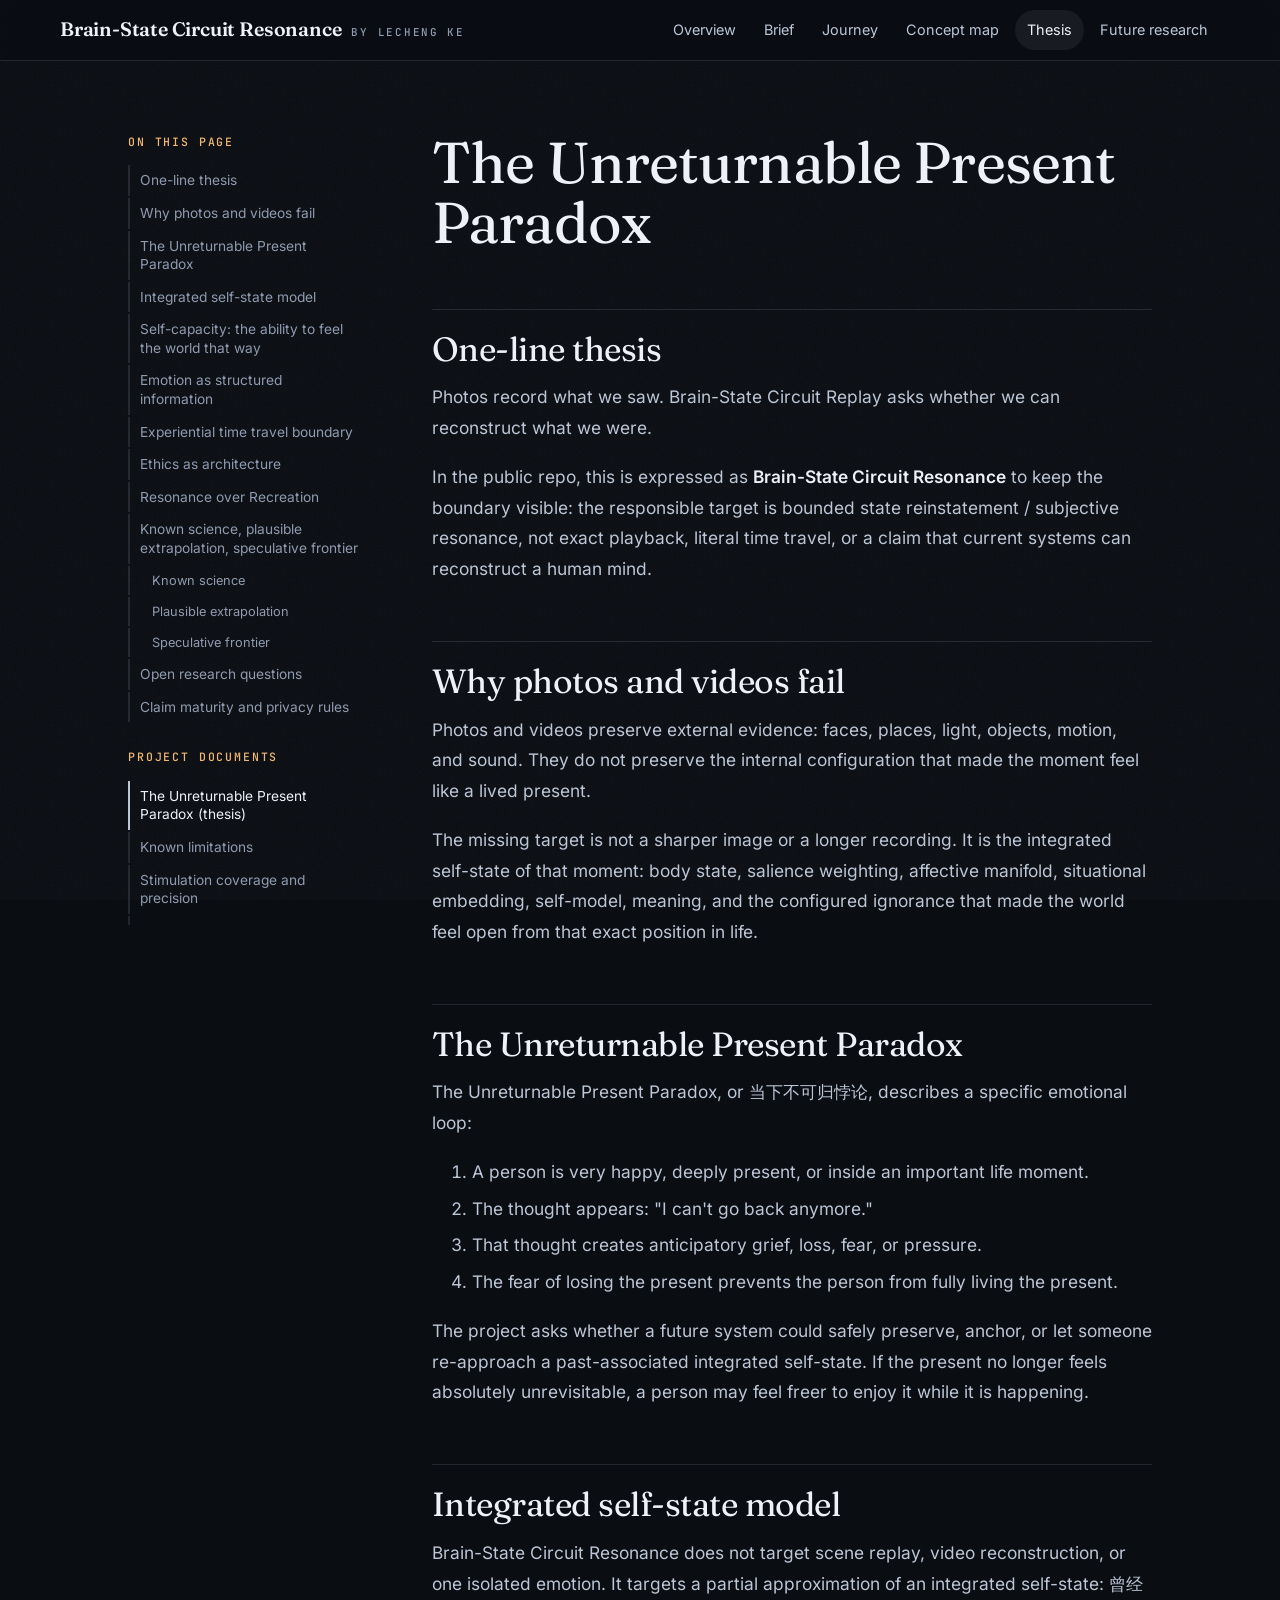
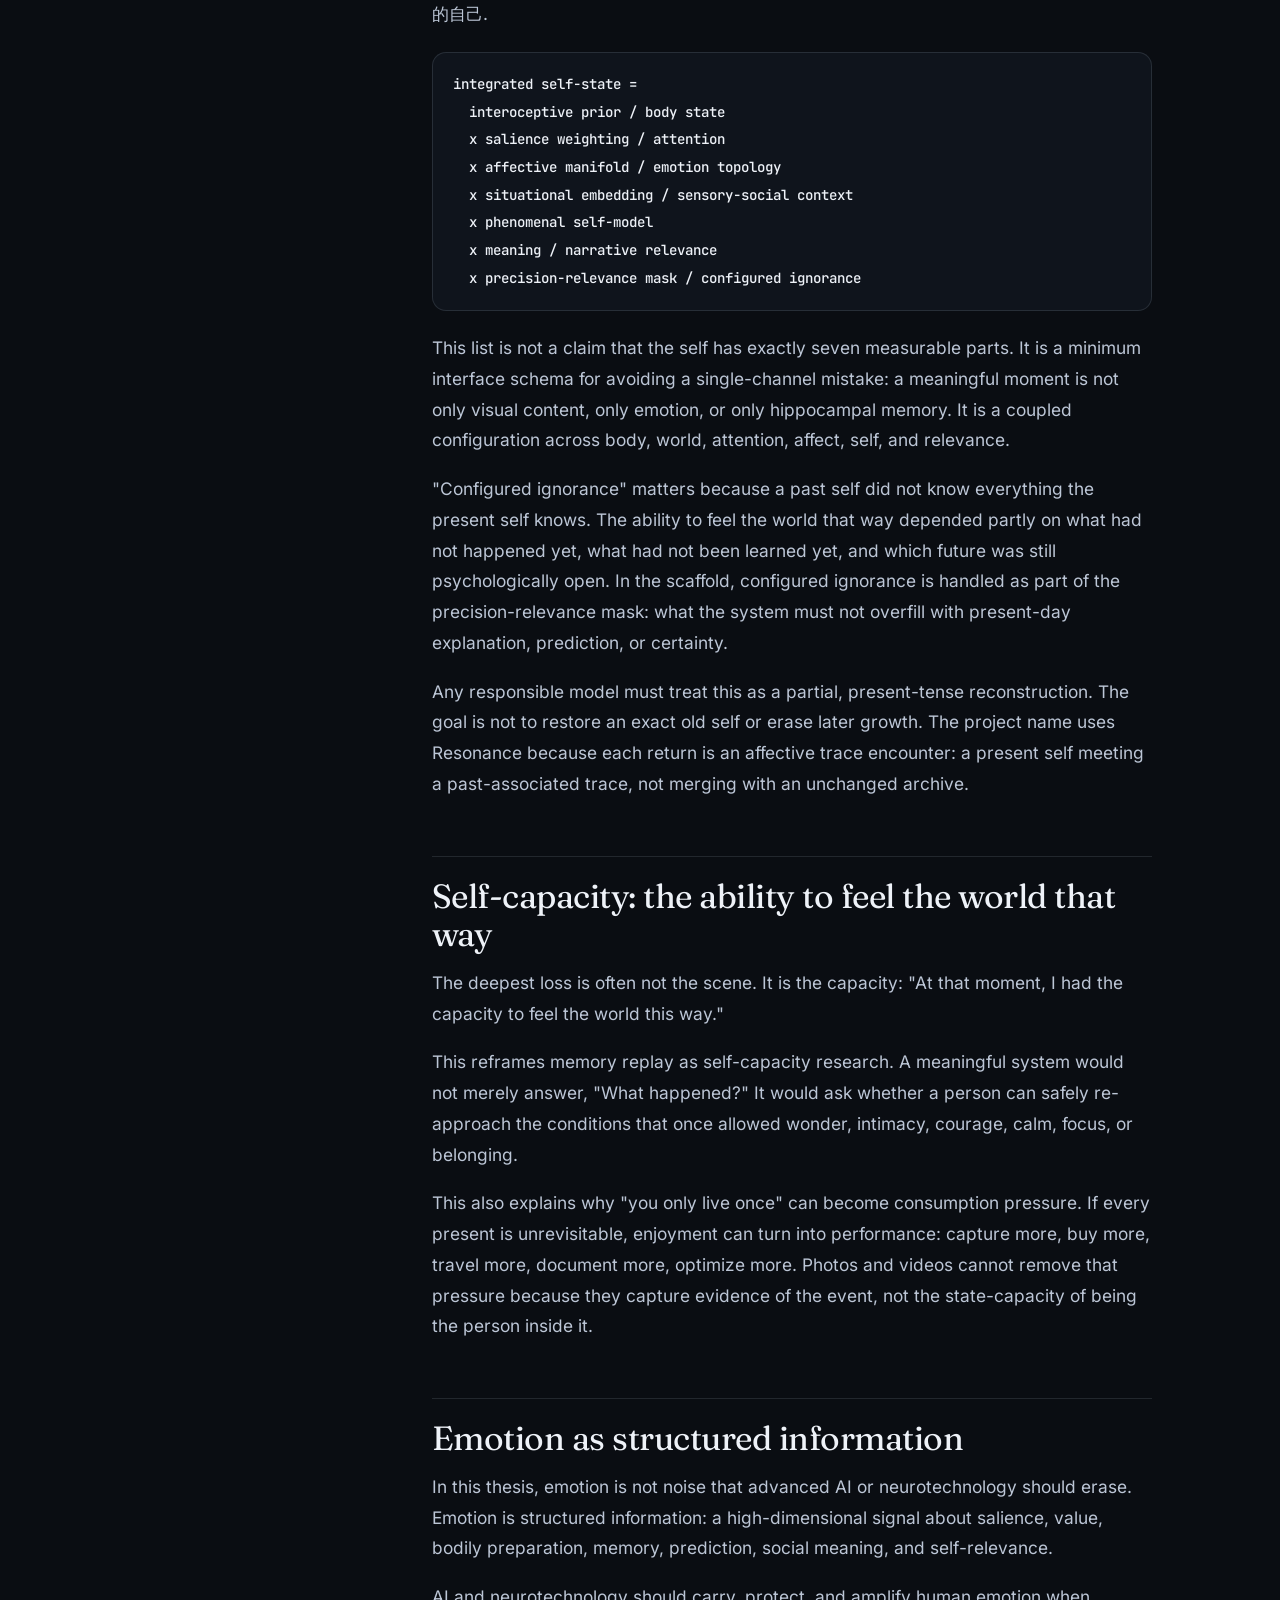
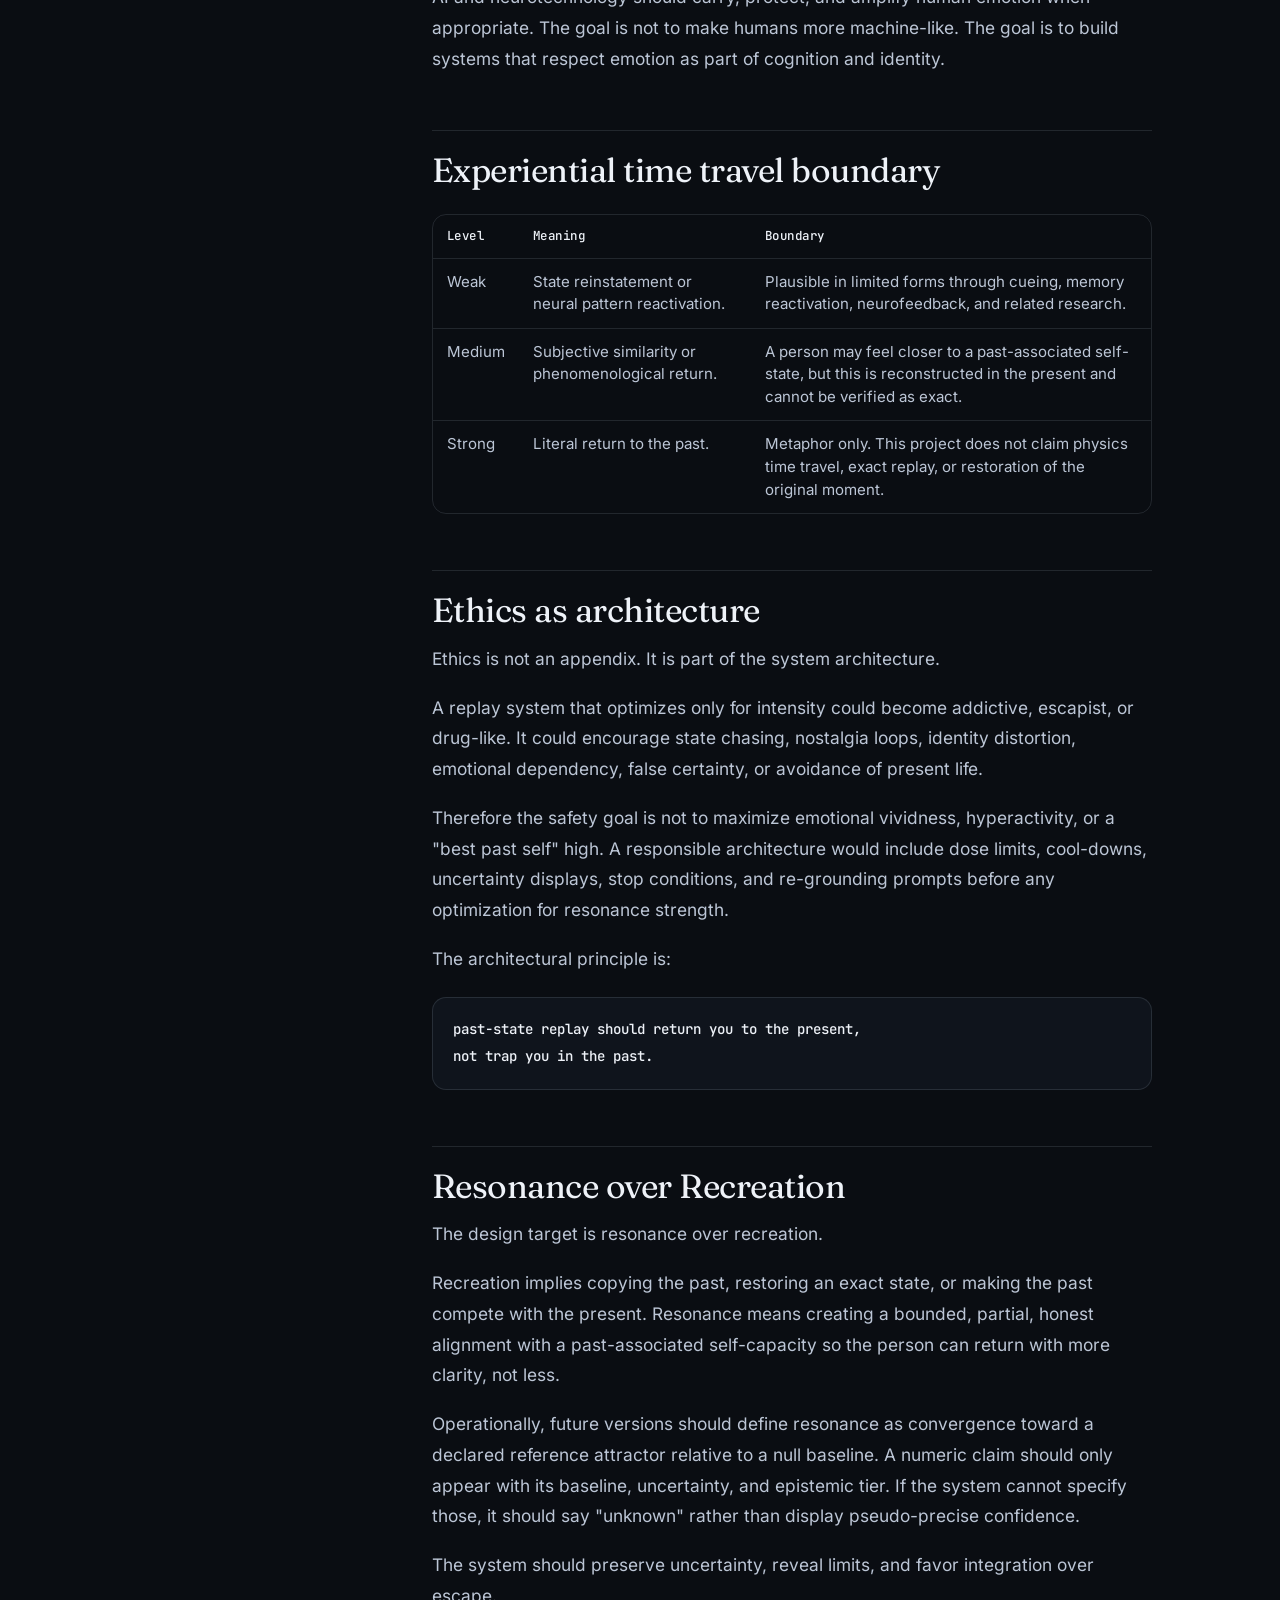
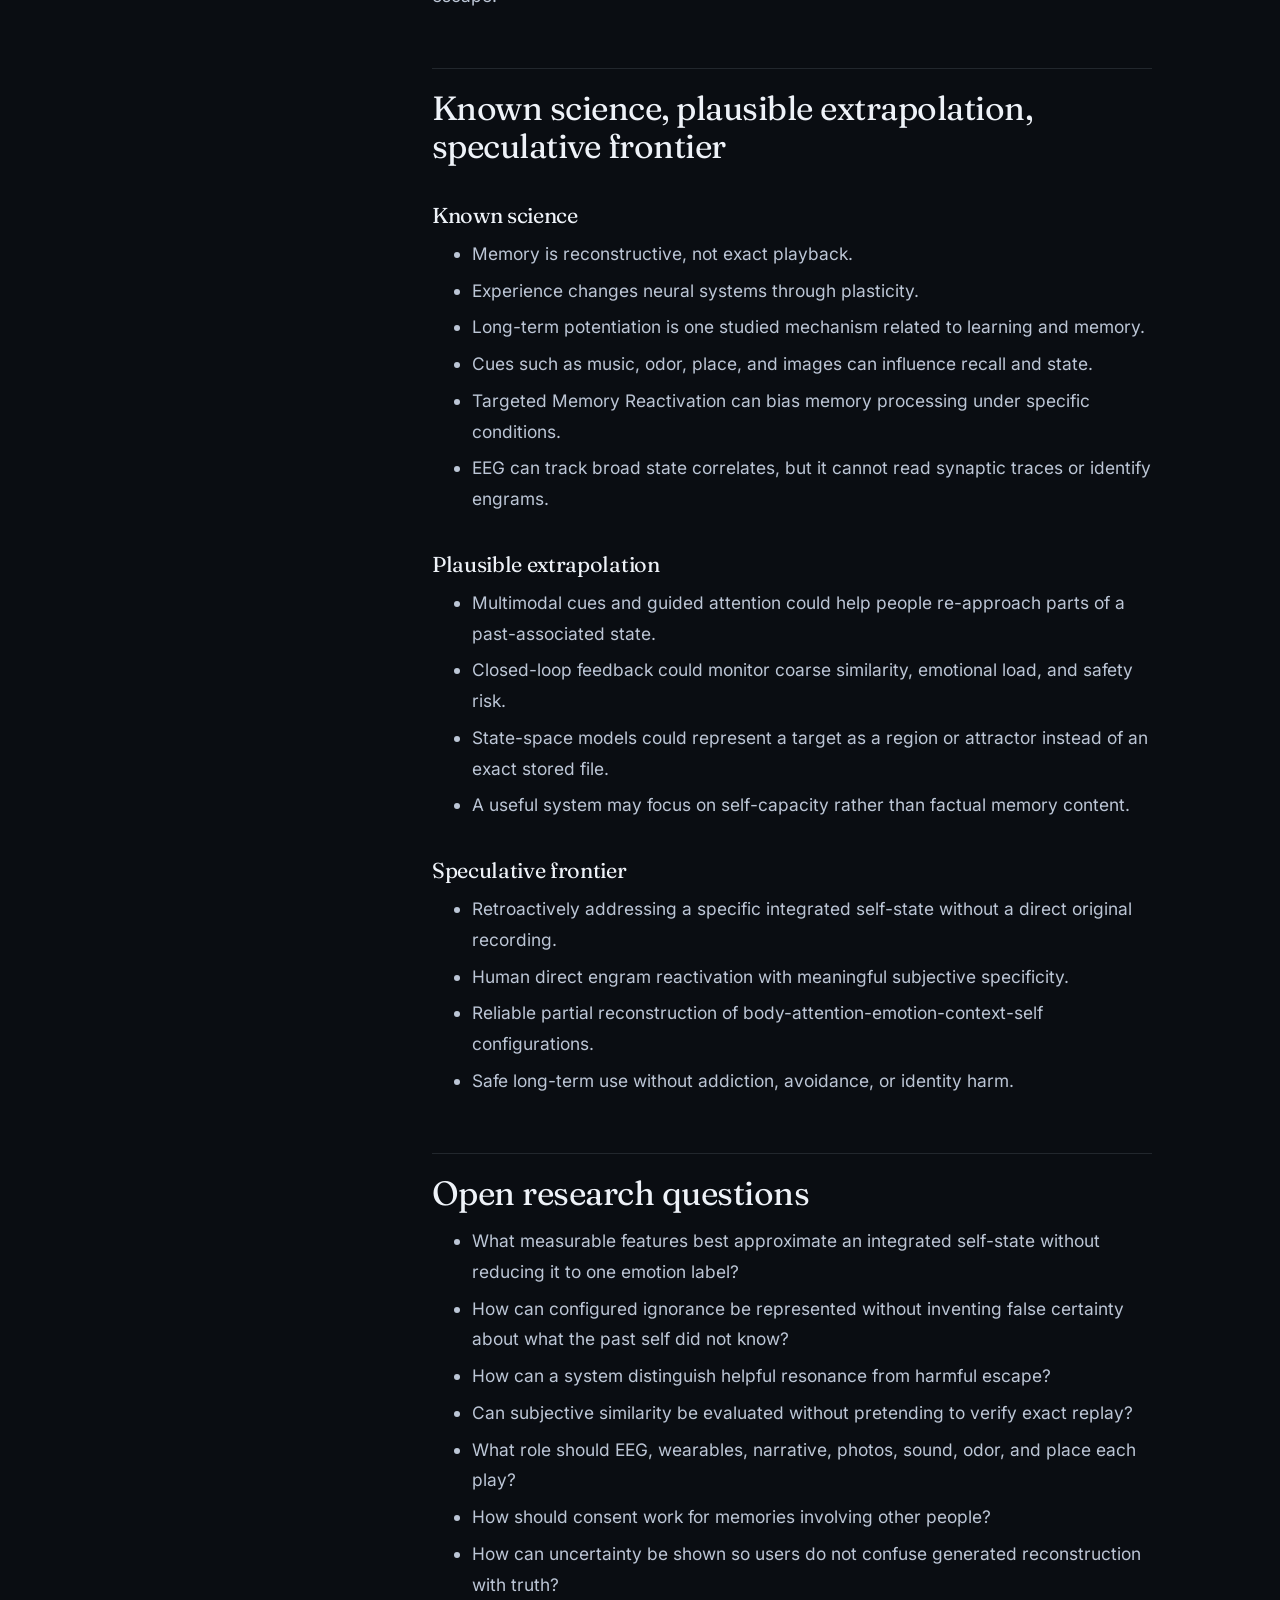
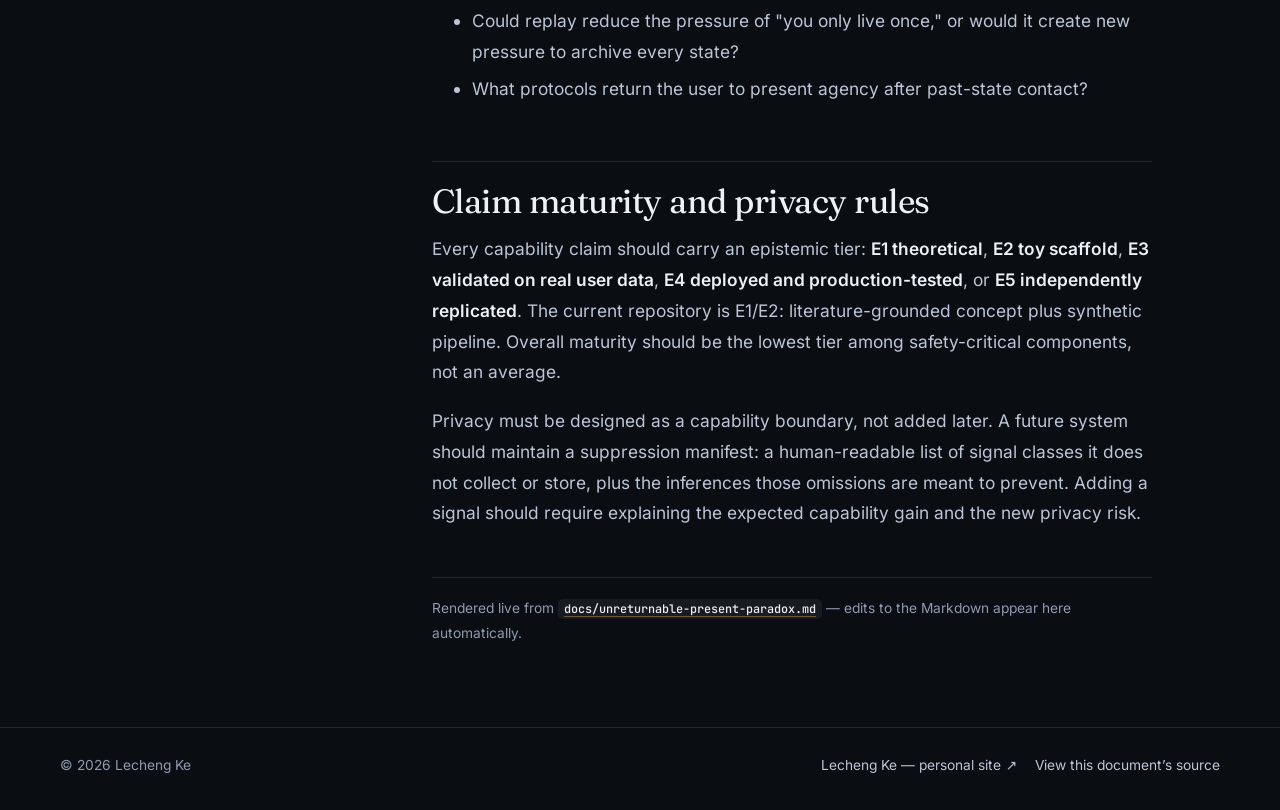
<file: read.html>
<!doctype html>
<html lang="en">
<head>
  <meta charset="utf-8" />
  <meta name="viewport" content="width=device-width, initial-scale=1" />
  <title>The Unreturnable Present Paradox — Brain-State Circuit Resonance</title>
  <meta name="description" content="The thesis text behind Brain-State Circuit Resonance, a research project by Lecheng Ke: the Unreturnable Present Paradox, the integrated self-state, and the boundary of experiential time travel." />
  <meta name="theme-color" content="#0a0d12" />
  <link rel="icon" href="assets/favicon.svg" type="image/svg+xml" />
  <link rel="preload" href="assets/fonts/fraunces-latin-400-normal.woff2" as="font" type="font/woff2" crossorigin />
  <link rel="stylesheet" href="site.css?v=2026-09-28" />
  <link rel="stylesheet" href="reader.css?v=2026-09-28" />
</head>
<body class="site reader-page">
  <div class="read-progress" aria-hidden="true"><i id="readProgress"></i></div>
  <a class="skip-link" href="#main">Skip to content</a>

  <header class="site-header">
    <div class="site-header-inner">
      <a class="wordmark" href="./" aria-label="Brain-State Circuit Resonance — project overview">
        <strong>Brain-State Circuit Resonance</strong><span>by Lecheng Ke</span>
      </a>
      <button class="menu-toggle" type="button" aria-expanded="false" aria-controls="siteNav">
        <span class="menu-toggle-bars" aria-hidden="true"></span>Menu
      </button>
      <nav class="site-nav" id="siteNav" aria-label="Project pages">
        <a href="./">Overview</a>
        <a href="project-brief.html">Brief</a>
        <a href="journey.html">Journey</a>
        <a href="mindmap.html">Concept map</a>
        <a href="read.html" aria-current="page" id="thesisTab">Thesis</a>
        <a href="future-research.html">Future research</a>
      </nav>
    </div>
  </header>

  <main id="main" class="reader-shell">
    <aside class="reader-aside" aria-label="On this page">
      <p class="eyebrow-mono">On this page</p>
      <nav class="reader-toc" id="readerToc" data-scrollspy></nav>
      <p class="eyebrow-mono reader-docs-label">Project documents</p>
      <nav class="reader-docs" id="readerDocs" aria-label="Project documents"></nav>
    </aside>

    <article class="reader-article" id="readerArticle" aria-live="polite">
      <p class="reader-status">Loading the document…</p>
      <noscript>
        <p class="reader-status">This page renders the project’s Markdown documents. You can also read them <a href="https://github.com/rola2005-klc/brain-state-circuit-replay/tree/main/docs">on GitHub</a>.</p>
      </noscript>
    </article>
  </main>

  <footer class="site-footer">
    <div class="site-footer-inner">
      <span>© 2026 Lecheng Ke</span>
      <nav aria-label="Footer">
        <a href="https://lecheng-ke-research.pages.dev/">Lecheng Ke — personal site ↗</a>
        <a id="sourceLink" href="https://github.com/rola2005-klc/brain-state-circuit-replay/tree/main/docs">View this document’s source</a>
      </nav>
    </div>
  </footer>

  <script src="vendor/marked.min.js"></script>
  <script src="src/reader.js?v=2026-09-28"></script>
  <script src="src/site.js?v=2026-09-28"></script>
</body>
</html>
</file>
<file: site.css>
/* Shared site layer: fonts, tokens, header/footer, buttons, focus, motion.
 * Loaded by every page. Pages that also load style.css load this file after it. */

@font-face {
  font-family: "Fraunces";
  src: url("assets/fonts/fraunces-latin-400-normal.woff2") format("woff2");
  font-weight: 400;
  font-style: normal;
  font-display: swap;
}

@font-face {
  font-family: "Fraunces";
  src: url("assets/fonts/fraunces-latin-400-italic.woff2") format("woff2");
  font-weight: 400;
  font-style: italic;
  font-display: swap;
}

@font-face {
  font-family: "Fraunces";
  src: url("assets/fonts/fraunces-latin-600-normal.woff2") format("woff2");
  font-weight: 600;
  font-style: normal;
  font-display: swap;
}

@font-face {
  font-family: "Fraunces";
  src: url("assets/fonts/fraunces-latin-600-italic.woff2") format("woff2");
  font-weight: 600;
  font-style: italic;
  font-display: swap;
}

@font-face {
  font-family: "Inter";
  src: url("assets/fonts/inter-latin-400-normal.woff2") format("woff2");
  font-weight: 400;
  font-style: normal;
  font-display: swap;
}

@font-face {
  font-family: "Inter";
  src: url("assets/fonts/inter-latin-600-normal.woff2") format("woff2");
  font-weight: 600 800;
  font-style: normal;
  font-display: swap;
}

@font-face {
  font-family: "JetBrains Mono";
  src: url("assets/fonts/jetbrains-mono-latin-500-normal.woff2") format("woff2");
  font-weight: 400 600;
  font-style: normal;
  font-display: swap;
}

:root {
  color-scheme: dark;

  /* Surfaces: a darkroom, not a dashboard. */
  --ink-0: #0a0d12;
  --ink-1: #0f141c;
  --ink-2: #151b26;
  --ink-3: #1c2431;
  --hairline: rgba(214, 226, 244, 0.12);
  --hairline-strong: rgba(214, 226, 244, 0.22);

  --text-1: #eef2f8;
  --text-2: #bcc6d6;
  --text-3: #8f9bb0;

  /* Human register: film light. Science register: the evidence trio. */
  --warm: #f2b872;
  --warm-soft: rgba(242, 184, 114, 0.14);
  --warm-strong: #ffd3a1;
  --known: #79f2c9;
  --plausible: #8fb4ff;
  --speculative: #ff9ec4;

  --font-serif: "Fraunces", "Iowan Old Style", "Palatino Linotype", Palatino, Georgia, serif;
  --font-sans: "Inter", ui-sans-serif, system-ui, -apple-system, BlinkMacSystemFont, "Segoe UI", Roboto, "Helvetica Neue", Arial, "PingFang SC", "Microsoft YaHei", sans-serif;
  --font-mono: "JetBrains Mono", ui-monospace, SFMono-Regular, Menlo, Consolas, monospace;

  --radius-s: 8px;
  --radius-m: 14px;
  --radius-l: 22px;
  --page-max: 1160px;
  --gutter: clamp(16px, 4vw, 40px);
  --header-h: 60px;
  --ease-out: cubic-bezier(0.22, 1, 0.36, 1);
}

html {
  scroll-behavior: smooth;
  scroll-padding-top: calc(var(--header-h) + 16px);
}

body.site {
  margin: 0;
  min-height: 100vh;
  overflow-x: hidden;
  background: var(--ink-0);
  color: var(--text-1);
  font-family: var(--font-sans);
  font-size: 16px;
  line-height: 1.6;
  -webkit-font-smoothing: antialiased;
  text-rendering: optimizeLegibility;
}

/* Film grain: one static texture, no animation cost. */
body.site::before {
  content: "";
  position: fixed;
  inset: 0;
  z-index: -1;
  pointer-events: none;
  opacity: 0.05;
  background-image: url("data:image/svg+xml,%3Csvg xmlns='http://www.w3.org/2000/svg' width='160' height='160'%3E%3Cfilter id='n'%3E%3CfeTurbulence type='fractalNoise' baseFrequency='0.9' numOctaves='2' stitchTiles='stitch'/%3E%3C/filter%3E%3Crect width='100%25' height='100%25' filter='url(%23n)'/%3E%3C/svg%3E");
}

:where(.site) a {
  color: inherit;
}

.site :focus-visible {
  outline: 2px solid var(--warm);
  outline-offset: 3px;
  border-radius: 4px;
}

.skip-link {
  position: absolute;
  top: -48px;
  left: 16px;
  z-index: 100;
  padding: 10px 14px;
  border-radius: var(--radius-s);
  background: var(--warm);
  color: #1b1206;
  font-weight: 600;
  text-decoration: none;
  transition: top 0.2s ease;
}

.skip-link:focus {
  top: 12px;
}

/* ---------- Header ---------- */

.site-header {
  position: sticky;
  top: 0;
  z-index: 50;
  border-bottom: 1px solid var(--hairline);
  background: rgba(10, 13, 18, 0.78);
  backdrop-filter: blur(14px) saturate(140%);
  -webkit-backdrop-filter: blur(14px) saturate(140%);
}

.site-header-inner {
  display: flex;
  align-items: center;
  justify-content: space-between;
  gap: 16px;
  width: min(var(--page-max), 100% - 2 * var(--gutter));
  height: var(--header-h);
  margin: 0 auto;
}

.wordmark {
  display: inline-flex;
  align-items: baseline;
  gap: 10px;
  min-width: 0;
  color: var(--text-1);
  text-decoration: none;
  white-space: nowrap;
}

.wordmark strong {
  font-family: var(--font-serif);
  font-size: 1.22rem;
  font-weight: 600;
  letter-spacing: -0.01em;
}

.wordmark span {
  color: var(--text-3);
  font-family: var(--font-mono);
  font-size: 0.68rem;
  letter-spacing: 0.16em;
  text-transform: uppercase;
}

.site-nav {
  display: flex;
  align-items: center;
  gap: 4px;
}

.site-nav a {
  padding: 8px 12px;
  border-radius: 999px;
  color: var(--text-2);
  font-size: 0.9rem;
  text-decoration: none;
  transition: color 0.2s ease, background 0.2s ease;
}

.site-nav a:hover,
.site-nav a[aria-current="page"],
.site-nav a.is-active {
  background: rgba(255, 255, 255, 0.06);
  color: var(--text-1);
}

.menu-toggle {
  display: none;
  align-items: center;
  gap: 8px;
  padding: 8px 12px;
  border: 1px solid var(--hairline-strong);
  border-radius: 999px;
  background: transparent;
  color: var(--text-1);
  font: 600 0.85rem var(--font-sans);
  cursor: pointer;
}

.menu-toggle-bars {
  position: relative;
  width: 14px;
  height: 10px;
}

.menu-toggle-bars::before,
.menu-toggle-bars::after {
  content: "";
  position: absolute;
  left: 0;
  right: 0;
  height: 1.5px;
  border-radius: 2px;
  background: currentColor;
  transition: transform 0.2s ease, top 0.2s ease;
}

.menu-toggle-bars::before { top: 1px; }
.menu-toggle-bars::after { top: 7px; }

.menu-toggle[aria-expanded="true"] .menu-toggle-bars::before { top: 4px; transform: rotate(45deg); }
.menu-toggle[aria-expanded="true"] .menu-toggle-bars::after { top: 4px; transform: rotate(-45deg); }

.nav-comments {
  margin-left: 6px;
  padding: 7px 12px;
  border: 1px dashed rgba(242, 184, 114, 0.5);
  border-radius: 999px;
  background: transparent;
  color: var(--warm-strong);
  font: 600 0.82rem var(--font-sans);
  cursor: pointer;
}

.nav-comments[hidden] {
  display: none;
}

/* ---------- Shared bits ---------- */

.byline-link {
  color: var(--warm-strong);
  text-decoration: underline;
  text-decoration-color: rgba(242, 184, 114, 0.45);
  text-underline-offset: 3px;
}

.byline-link:hover {
  text-decoration-color: var(--warm);
}


.eyebrow-mono {
  margin: 0 0 14px;
  color: var(--warm);
  font-family: var(--font-mono);
  font-size: 0.72rem;
  font-weight: 500;
  letter-spacing: 0.16em;
  text-transform: uppercase;
}

.btn {
  display: inline-flex;
  align-items: center;
  justify-content: center;
  gap: 8px;
  min-height: 46px;
  padding: 11px 20px;
  border: 1px solid transparent;
  border-radius: 999px;
  font: 600 0.95rem/1.2 var(--font-sans);
  text-decoration: none;
  cursor: pointer;
  transition: transform 0.2s var(--ease-out), background 0.2s ease, border-color 0.2s ease, color 0.2s ease;
}

.btn:hover {
  transform: translateY(-1px);
}

.btn-primary {
  background: var(--warm);
  color: #1d1307;
}

.btn-primary:hover {
  background: var(--warm-strong);
}

.btn-ghost {
  border-color: var(--hairline-strong);
  background: rgba(255, 255, 255, 0.02);
  color: var(--text-1);
}

.btn-ghost:hover {
  border-color: rgba(242, 184, 114, 0.6);
}

.arrow {
  display: inline-block;
  transition: transform 0.2s var(--ease-out);
}

a:hover > .arrow,
.btn:hover .arrow {
  transform: translateX(3px);
}

.tier-chip {
  display: inline-flex;
  align-items: center;
  gap: 8px;
  padding: 6px 12px;
  border: 1px solid var(--hairline-strong);
  border-radius: 999px;
  color: var(--text-2);
  font-family: var(--font-mono);
  font-size: 0.72rem;
  letter-spacing: 0.04em;
  text-decoration: none;
}

.tier-chip i {
  width: 7px;
  height: 7px;
  border-radius: 50%;
  background: var(--known);
  box-shadow: 0 0 10px var(--known);
}

/* ---------- Page scaffolding shared by the new-style pages ---------- */

.page-main {
  width: min(var(--page-max), 100% - 2 * var(--gutter));
  margin: 0 auto;
}

.page-main :is(h1, h2, h3, h4) {
  font-family: var(--font-serif);
  font-weight: 400;
  letter-spacing: -0.015em;
}

.page-main em {
  font-style: italic;
}

.section {
  padding-block: clamp(56px, 9vw, 112px) 0;
}

.section-head {
  max-width: 760px;
  margin-bottom: clamp(24px, 4vw, 40px);
}

.section-head h2,
.h3-lg {
  margin: 0;
  font-size: clamp(1.9rem, 4.2vw, 3rem);
  line-height: 1.08;
}

.section-head h2 em,
.h3-lg em {
  color: var(--warm);
}

.section-dek {
  margin: 16px 0 0;
  color: var(--text-2);
  font-size: clamp(1.02rem, 1.6vw, 1.14rem);
  line-height: 1.65;
}

.step-label {
  display: flex;
  align-items: center;
  gap: 12px;
  margin: 0 0 14px;
  color: var(--text-3);
  font-family: var(--font-mono);
  font-size: 0.74rem;
  letter-spacing: 0.14em;
  text-transform: uppercase;
}

.step-label span {
  display: inline-grid;
  place-items: center;
  width: 30px;
  height: 30px;
  border: 1px solid rgba(242, 184, 114, 0.5);
  border-radius: 50%;
  color: var(--warm);
  letter-spacing: 0;
}

.dot {
  display: inline-block;
  width: 9px;
  height: 9px;
  border-radius: 50%;
}

.dot.known { background: var(--known); box-shadow: 0 0 10px rgba(121, 242, 201, 0.6); }
.dot.plausible { background: var(--plausible); box-shadow: 0 0 10px rgba(143, 180, 255, 0.6); }
.dot.speculative { background: var(--speculative); box-shadow: 0 0 10px rgba(255, 158, 196, 0.6); }

/* ---------- Reveal on scroll ----------
 * Pure CSS scroll-driven animation: browsers without support simply show the
 * content, and nothing depends on JavaScript to become visible. */

@keyframes reveal-up {
  from { opacity: 0; transform: translateY(26px); }
  to { opacity: 1; transform: none; }
}

@supports (animation-timeline: view()) {
  @media (prefers-reduced-motion: no-preference) {
    .reveal {
      animation: reveal-up linear both;
      animation-timeline: view();
      animation-range: entry 0% entry 55%;
    }
  }
}

/* ---------- Footer ---------- */

.site-footer {
  border-top: 1px solid var(--hairline);
  margin-top: 40px;
}

.site-footer-inner {
  display: flex;
  flex-wrap: wrap;
  align-items: center;
  justify-content: space-between;
  gap: 12px 24px;
  width: min(var(--page-max), 100% - 2 * var(--gutter));
  margin: 0 auto;
  padding: 26px 0 34px;
  color: var(--text-3);
  font-size: 0.86rem;
}

.site-footer a {
  color: var(--text-2);
  text-decoration: none;
}

.site-footer a:hover {
  color: var(--text-1);
}

.site-footer nav {
  display: flex;
  flex-wrap: wrap;
  gap: 8px 18px;
}

/* ---------- Tablets and phones ---------- */

@media (max-width: 980px) {
  .menu-toggle {
    display: inline-flex;
  }

  .site-nav {
    position: absolute;
    top: calc(var(--header-h) - 1px);
    left: 0;
    right: 0;
    display: none;
    flex-direction: column;
    align-items: stretch;
    gap: 2px;
    padding: 10px var(--gutter) 16px;
    border-bottom: 1px solid var(--hairline);
    background: var(--ink-0);
    box-shadow: 0 24px 48px rgba(0, 0, 0, 0.55);
  }

  .site-nav.is-open {
    display: flex;
  }

  .site-nav a {
    padding: 12px 10px;
    border-radius: var(--radius-s);
    font-size: 1rem;
  }

  .nav-comments {
    align-self: flex-start;
    margin: 6px 0 0;
  }
}

@media (max-width: 640px) {
  .wordmark strong {
    font-size: 1.02rem;
  }

  .wordmark span {
    display: none;
  }
}

@media (prefers-reduced-motion: reduce) {
  html {
    scroll-behavior: auto;
  }

  *,
  *::before,
  *::after {
    animation-duration: 0.01ms !important;
    animation-iteration-count: 1 !important;
    transition-duration: 0.01ms !important;
  }
}
</file>
<file: resonance.css>
/* Project page: Brain-State Circuit Resonance. Depends on site.css. */

/* ---------- Project hero ---------- */

.hero {
  display: grid;
  grid-template-columns: minmax(0, 1.05fr) minmax(0, 0.95fr);
  align-items: center;
  gap: clamp(28px, 5vw, 72px);
  min-height: min(calc(100svh - var(--header-h)), 780px);
  padding-block: clamp(28px, 4vw, 56px);
}

.hero h1 {
  margin: 0;
  font-size: clamp(2.4rem, 4.7vw, 4.25rem);
  line-height: 1.03;
}

.hero-line {
  display: block;
}

.hero-line-warm {
  margin-top: 0.12em;
  color: var(--warm);
}

.hero-lede {
  max-width: 36em;
  margin: 26px 0 0;
  color: var(--text-2);
  font-size: clamp(1.03rem, 1.5vw, 1.15rem);
  line-height: 1.7;
}

.hero-lede strong {
  color: var(--text-1);
  font-weight: 600;
}

.project-facts {
  display: grid;
  grid-template-columns: repeat(3, minmax(0, 1fr));
  gap: 10px;
  margin: 26px 0 0;
  padding: 0;
}

.project-facts div {
  padding: 12px 14px;
  border: 1px solid var(--hairline);
  border-radius: var(--radius-m);
}

.project-facts dt {
  margin: 0 0 4px;
  color: var(--text-3);
  font-family: var(--font-mono);
  font-size: 0.66rem;
  letter-spacing: 0.12em;
  text-transform: uppercase;
}

.project-facts dd {
  margin: 0;
  color: var(--text-1);
  font-size: 0.9rem;
  line-height: 1.4;
}

.hero-actions {
  display: flex;
  flex-wrap: wrap;
  gap: 12px;
  margin: 30px 0 22px;
}

.hero-visual {
  margin: 0;
}

.hero-stage {
  position: relative;
  overflow: hidden;
  aspect-ratio: 1 / 1;
  border: 1px solid var(--hairline);
  border-radius: var(--radius-l);
  background:
    radial-gradient(circle at 50% 50%, rgba(242, 184, 114, 0.08), transparent 58%),
    radial-gradient(circle at 50% 50%, rgba(143, 180, 255, 0.06), transparent 72%),
    var(--ink-1);
  touch-action: none;
  -webkit-user-select: none;
  user-select: none;
  cursor: pointer;
}

.hero-stage canvas {
  display: block;
  width: 100%;
  height: 100%;
}

.hero-readout {
  position: absolute;
  top: 16px;
  left: 16px;
  display: grid;
  gap: 2px;
  padding: 10px 14px;
  border: 1px solid var(--hairline);
  border-radius: var(--radius-m);
  background: rgba(10, 13, 18, 0.62);
  backdrop-filter: blur(8px);
  -webkit-backdrop-filter: blur(8px);
  pointer-events: none;
}

.hero-readout-label,
.hero-readout-state {
  color: var(--text-3);
  font-family: var(--font-mono);
  font-size: 0.66rem;
  letter-spacing: 0.14em;
  text-transform: uppercase;
}

.hero-readout strong {
  color: var(--warm-strong);
  font-family: var(--font-mono);
  font-size: 1.5rem;
  font-weight: 500;
  font-variant-numeric: tabular-nums;
  line-height: 1.1;
}

.hero-readout-state {
  color: var(--known);
}

.hero-controls {
  display: flex;
  justify-content: center;
  margin-top: 16px;
}

.hold-button {
  position: relative;
  display: inline-flex;
  align-items: center;
  gap: 12px;
  min-height: 48px;
  padding: 10px 20px 10px 12px;
  border: 1px solid rgba(242, 184, 114, 0.55);
  border-radius: 999px;
  background: rgba(242, 184, 114, 0.08);
  color: var(--text-1);
  font: 600 0.92rem var(--font-sans);
  cursor: pointer;
  touch-action: none;
  -webkit-user-select: none;
  user-select: none;
  -webkit-touch-callout: none;
}

.hold-button:hover {
  background: rgba(242, 184, 114, 0.14);
}

.hold-ring {
  --p: 0;
  width: 26px;
  height: 26px;
  border-radius: 50%;
  background: conic-gradient(var(--warm) calc(var(--p) * 1turn), rgba(242, 184, 114, 0.18) 0);
  -webkit-mask: radial-gradient(circle, transparent 7px, black 8px);
  mask: radial-gradient(circle, transparent 7px, black 8px);
}

.hold-button.is-holding {
  background: rgba(242, 184, 114, 0.2);
}

.hero-visual figcaption {
  max-width: 34em;
  margin: 12px auto 0;
  color: var(--text-3);
  font-size: 0.84rem;
  line-height: 1.5;
  text-align: center;
}

/* ---------- Sections ---------- */

.split {
  display: grid;
  grid-template-columns: minmax(0, 1.1fr) minmax(0, 0.9fr);
  align-items: center;
  gap: clamp(28px, 5vw, 64px);
}

.split-text h3 {
  margin: 0 0 20px;
  font-size: clamp(1.9rem, 4.2vw, 3rem);
  line-height: 1.08;
}

.zh {
  display: block;
  margin-top: 10px;
  color: var(--text-3);
  font-family: var(--font-sans);
  font-size: 0.42em;
  letter-spacing: 0.12em;
}

.pull {
  margin: 0 0 18px;
  padding-left: 18px;
  border-left: 2px solid var(--warm);
  color: var(--text-1);
  font-family: var(--font-serif);
  font-size: clamp(1.2rem, 2.2vw, 1.5rem);
  line-height: 1.45;
}

.pull em {
  color: var(--warm-strong);
}

.split-text > p:not(.pull):not(.step-label) {
  color: var(--text-2);
  font-size: 1.05rem;
  line-height: 1.7;
}

.split-text strong {
  color: var(--text-1);
  font-weight: 600;
}

.loop-figure {
  display: grid;
  place-items: center;
}

.loop-svg {
  width: min(100%, 560px);
  height: auto;
  overflow: visible;
}

.loop-arc {
  fill: none;
  stroke: var(--warm);
  stroke-width: 2;
  stroke-linecap: round;
  stroke-dasharray: 5 7;
  animation: loop-flow 1.6s linear infinite;
}

@keyframes loop-flow {
  to { stroke-dashoffset: -24; }
}

.loop-node circle {
  fill: var(--ink-0);
  stroke: var(--warm);
  stroke-width: 2;
}

.loop-node text,
.loop-center {
  fill: var(--text-1);
  font-family: var(--font-sans);
  font-size: 15px;
  font-weight: 600;
  text-anchor: middle;
}

.loop-node .anchor-start { text-anchor: start; }
.loop-node .anchor-end { text-anchor: end; }

.loop-center {
  fill: var(--text-3);
  font-family: var(--font-serif);
  font-size: 16px;
  font-style: italic;
  font-weight: 400;
}

/* Seven dimensions */

.dimension-grid {
  display: grid;
  grid-template-columns: repeat(4, minmax(0, 1fr));
  gap: 12px;
  margin: 0;
  padding: 0;
  list-style: none;
}

.dimension-grid li {
  display: grid;
  align-content: start;
  gap: 6px;
  min-height: 132px;
  padding: 18px;
  border: 1px solid var(--hairline);
  border-radius: var(--radius-m);
  background: var(--ink-1);
}

.dimension-grid strong {
  font-family: var(--font-serif);
  font-size: 1.2rem;
  font-weight: 400;
}

.dimension-grid li > span:last-child {
  color: var(--text-2);
  font-size: 0.93rem;
  line-height: 1.5;
}

.dim-index {
  color: var(--text-3);
  font-family: var(--font-mono);
  font-size: 0.72rem;
}

.dimension-grid .dim-key {
  grid-column: span 2;
  border-color: rgba(242, 184, 114, 0.45);
  background: linear-gradient(135deg, rgba(242, 184, 114, 0.12), transparent 70%), var(--ink-1);
}

.dim-key strong {
  color: var(--warm-strong);
}

/* Closed loop steps */

.loop-steps {
  position: relative;
  display: grid;
  grid-template-columns: repeat(5, minmax(0, 1fr));
  gap: 12px;
  margin: 0 0 36px;
  padding: 0;
  list-style: none;
}

.loop-steps::before {
  content: "";
  position: absolute;
  top: 34px;
  left: 10%;
  right: 10%;
  height: 1px;
  background: linear-gradient(90deg, transparent, var(--hairline-strong) 10%, var(--hairline-strong) 90%, transparent);
}

.loop-steps li {
  position: relative;
  display: grid;
  justify-items: start;
  gap: 8px;
  padding: 16px;
  border: 1px solid var(--hairline);
  border-radius: var(--radius-m);
  background: var(--ink-1);
}

.loop-step-n {
  display: grid;
  place-items: center;
  width: 36px;
  height: 36px;
  border: 1px solid var(--hairline-strong);
  border-radius: 50%;
  background: var(--ink-0);
  color: var(--text-2);
  font-family: var(--font-mono);
  font-size: 0.8rem;
}

.loop-steps strong {
  font-family: var(--font-serif);
  font-size: 1.25rem;
  font-weight: 400;
}

.loop-steps li > span:last-child {
  color: var(--text-2);
  font-size: 0.92rem;
  line-height: 1.5;
}

.loop-step-return {
  border-color: rgba(121, 242, 201, 0.4) !important;
}

.loop-step-return .loop-step-n {
  border-color: var(--known);
  color: var(--known);
}

/* Ladder */

.ladder {
  overflow: hidden;
  border: 1px solid var(--hairline);
  border-radius: var(--radius-m);
}

.ladder-title {
  margin: 0;
  padding: 14px 18px;
  border-bottom: 1px solid var(--hairline);
  color: var(--text-3);
  font-family: var(--font-mono);
  font-size: 0.72rem;
  letter-spacing: 0.12em;
  text-transform: uppercase;
}

.ladder-row {
  display: grid;
  grid-template-columns: 120px minmax(0, 1fr) minmax(0, 240px);
  align-items: center;
  gap: 16px;
  padding: 16px 18px;
  border-bottom: 1px solid var(--hairline);
  color: var(--text-2);
  line-height: 1.5;
}

.ladder-row:last-child {
  border-bottom: 0;
}

.ladder-level {
  display: flex;
  align-items: center;
  gap: 10px;
  color: var(--text-1);
  font-family: var(--font-serif);
  font-size: 1.15rem;
}

.ladder-verdict {
  color: var(--text-1);
  font-size: 0.9rem;
  font-weight: 600;
  text-align: right;
}

.principle {
  margin: 44px 0 0;
  padding: clamp(24px, 4vw, 40px);
  border-radius: var(--radius-l);
  background: radial-gradient(circle at 0% 0%, rgba(242, 184, 114, 0.14), transparent 60%), var(--ink-1);
}

.principle p {
  margin: 0;
  font-family: var(--font-serif);
  font-size: clamp(1.4rem, 3.2vw, 2.2rem);
  font-style: italic;
  line-height: 1.3;
}

.principle p::before {
  content: "“";
  color: var(--warm);
}

.principle p::after {
  content: "”";
  color: var(--warm);
}

.principle cite {
  display: block;
  margin-top: 16px;
  color: var(--text-3);
  font-family: var(--font-mono);
  font-size: 0.74rem;
  font-style: normal;
  letter-spacing: 0.12em;
  text-transform: uppercase;
}

/* ---------- Labs ---------- */

.lab-card {
  display: grid;
  grid-template-columns: minmax(0, 0.9fr) minmax(0, 1.1fr);
  grid-template-areas:
    "intro figure"
    "body figure";
  grid-template-rows: auto 1fr;
  column-gap: clamp(24px, 4vw, 48px);
  row-gap: 0;
  margin-bottom: 20px;
  padding: clamp(20px, 3.4vw, 40px);
  border: 1px solid var(--hairline);
  border-radius: var(--radius-l);
  background: var(--ink-1);
}

.lab-kicker {
  margin: 0 0 10px;
  color: var(--warm);
  font-family: var(--font-mono);
  font-size: 0.72rem;
  letter-spacing: 0.14em;
  text-transform: uppercase;
}

.lab-intro { grid-area: intro; }
.lab-body { grid-area: body; }
.lab-figure { grid-area: figure; }

.lab-intro h4 {
  margin: 0 0 12px;
  font-size: clamp(1.3rem, 2.4vw, 1.7rem);
  line-height: 1.25;
}

.lab-intro > p,
.lab-body > p {
  margin: 0 0 14px;
  color: var(--text-2);
  line-height: 1.65;
}

.lab-control {
  display: grid;
  gap: 8px;
  margin: 18px 0 0;
}

.lab-control label,
.control-label {
  display: flex;
  justify-content: space-between;
  gap: 10px;
  color: var(--text-2);
  font-size: 0.88rem;
  font-weight: 600;
}

.lab-control strong {
  color: var(--warm-strong);
  font-family: var(--font-mono);
  font-weight: 500;
  font-variant-numeric: tabular-nums;
}

.lab-control input[type="range"] {
  width: 100%;
  margin: 4px 0 0;
  accent-color: var(--warm);
}

.lab-scale {
  display: flex;
  justify-content: space-between;
  color: var(--text-3);
  font-family: var(--font-mono);
  font-size: 0.68rem;
}

.lab-readout {
  margin-top: 16px !important;
  padding: 12px 14px;
  border-radius: var(--radius-s);
  background: rgba(255, 255, 255, 0.04);
  color: var(--text-1) !important;
  font-size: 0.95rem;
}

.lab-takeaway strong,
.verdict strong {
  color: var(--text-1);
}

.lab-links {
  display: flex;
  flex-wrap: wrap;
  gap: 8px 18px;
  font-size: 0.86rem;
}

.lab-links a {
  color: var(--text-2);
  text-decoration: underline;
  text-decoration-color: var(--hairline-strong);
  text-underline-offset: 3px;
}

.lab-links a:hover {
  color: var(--warm-strong);
  text-decoration-color: var(--warm);
}

.lab-figure {
  display: grid;
  align-content: center;
  gap: 10px;
  min-width: 0;
}

.figure-note {
  margin: 0;
  color: var(--text-3);
  font-size: 0.8rem;
  line-height: 1.5;
}

/* Decoder chart */

.decoder-chart {
  width: 100%;
  height: auto;
  overflow: visible;
}

.decoder-chart .grid-line {
  stroke: var(--hairline);
  stroke-width: 1;
}

.decoder-chart .axis-label,
.decoder-chart .tick-label {
  fill: var(--text-3);
  font-family: var(--font-mono);
  font-size: 11px;
}

.decoder-chart .axis-label {
  fill: var(--text-2);
}

.decoder-chart .chance-line {
  stroke: var(--speculative);
  stroke-width: 1.5;
  stroke-dasharray: 5 5;
}

.decoder-chart .chance-label {
  fill: var(--speculative);
  font-family: var(--font-mono);
  font-size: 11px;
}

.decoder-chart .series {
  fill: none;
  stroke-width: 2.5;
  stroke-linejoin: round;
  stroke-linecap: round;
}

.decoder-chart .series-nc { stroke: var(--warm); }
.decoder-chart .series-lr { stroke: var(--plausible); }
.decoder-chart .point-nc { fill: var(--warm); }
.decoder-chart .point-lr { fill: var(--plausible); }

.decoder-chart .series-label {
  font-family: var(--font-sans);
  font-size: 12px;
  font-weight: 600;
}

.decoder-chart .series-label-nc { fill: var(--warm); }
.decoder-chart .series-label-lr { fill: var(--plausible); }

.decoder-chart .cursor-line {
  stroke: var(--text-2);
  stroke-width: 1;
  stroke-dasharray: 2 3;
}

.decoder-chart .cursor-dot {
  stroke: var(--ink-0);
  stroke-width: 2;
}

.decoder-chart .hit {
  fill: transparent;
  cursor: pointer;
}

/* Segmented controls */

.segmented {
  display: flex;
  flex-wrap: wrap;
  gap: 6px;
}

.segmented button {
  min-width: 44px;
  min-height: 38px;
  padding: 7px 12px;
  border: 1px solid var(--hairline-strong);
  border-radius: 999px;
  background: transparent;
  color: var(--text-2);
  font: 500 0.84rem var(--font-mono);
  cursor: pointer;
}

.segmented button[aria-checked="true"] {
  border-color: var(--warm);
  background: var(--warm-soft);
  color: var(--warm-strong);
}

.stim-metrics {
  display: grid;
  grid-template-columns: repeat(2, minmax(0, 1fr));
  gap: 10px;
  margin: 20px 0 12px;
}

.stim-metrics div {
  display: grid;
  gap: 2px;
  padding: 12px 14px;
  border: 1px solid var(--hairline);
  border-radius: var(--radius-m);
}

.stim-metrics span {
  color: var(--text-3);
  font-family: var(--font-mono);
  font-size: 0.68rem;
  letter-spacing: 0.12em;
  text-transform: uppercase;
}

.stim-metrics strong {
  font-family: var(--font-mono);
  font-size: 1.6rem;
  font-weight: 500;
  font-variant-numeric: tabular-nums;
}

.stim-metrics div:first-child strong { color: var(--known); }
.stim-metrics div:last-child strong { color: var(--warm-strong); }

.stim-metrics small {
  color: var(--text-3);
  font-size: 0.78rem;
}

.challenge {
  margin: 0 0 14px !important;
  padding: 10px 12px;
  border: 1px dashed var(--hairline-strong);
  border-radius: var(--radius-s);
  color: var(--text-2) !important;
  font-size: 0.88rem;
}

.challenge.is-met {
  border-color: var(--known);
  color: var(--known) !important;
}

.stim-canvas {
  display: block;
  width: 100%;
  aspect-ratio: 1 / 1;
  border: 1px solid var(--hairline);
  border-radius: var(--radius-m);
  background: var(--ink-0);
}

.verdict {
  display: grid;
  grid-template-columns: minmax(0, 1fr) auto;
  align-items: center;
  gap: 20px;
  margin-top: 8px;
  padding: clamp(18px, 3vw, 28px);
  border-left: 3px solid var(--warm);
  border-radius: 0 var(--radius-m) var(--radius-m) 0;
  background: rgba(242, 184, 114, 0.06);
}

.verdict p {
  margin: 0;
  color: var(--text-2);
  line-height: 1.65;
}

/* ---------- Explore ---------- */

.explore-grid {
  display: grid;
  grid-template-columns: repeat(3, minmax(0, 1fr));
  gap: 14px;
}

.explore-card {
  display: grid;
  align-content: start;
  gap: 10px;
  min-height: 190px;
  padding: 22px;
  border: 1px solid var(--hairline);
  border-radius: var(--radius-l);
  background: var(--ink-1);
  text-decoration: none;
  transition: border-color 0.25s ease, transform 0.25s var(--ease-out), background 0.25s ease;
}

.explore-card:hover {
  border-color: rgba(242, 184, 114, 0.45);
  background: var(--ink-2);
  transform: translateY(-3px);
}

.explore-card strong {
  font-family: var(--font-serif);
  font-size: 1.35rem;
  font-weight: 400;
  line-height: 1.2;
}

.explore-card > span:not(.explore-meta):not(.explore-legend) {
  color: var(--text-2);
  font-size: 0.95rem;
  line-height: 1.55;
}

.explore-meta {
  color: var(--warm);
  font-family: var(--font-mono);
  font-size: 0.7rem;
  letter-spacing: 0.1em;
  text-transform: uppercase;
}

.explore-card-feature {
  grid-row: span 2;
  background:
    radial-gradient(circle at 80% 20%, rgba(143, 180, 255, 0.16), transparent 50%),
    radial-gradient(circle at 20% 90%, rgba(121, 242, 201, 0.12), transparent 50%),
    var(--ink-1);
}

.explore-card-feature strong {
  font-size: 1.7rem;
}

.explore-legend {
  display: flex;
  gap: 8px;
  margin-top: auto;
  padding-top: 12px;
}

/* ---------- Boundary ---------- */

.boundary-grid {
  display: grid;
  grid-template-columns: repeat(2, minmax(0, 1fr));
  gap: 14px;
}

.boundary-col {
  padding: 22px 24px;
  border: 1px solid var(--hairline);
  border-radius: var(--radius-l);
  background: var(--ink-1);
}

.boundary-col h4 {
  margin: 0 0 12px;
  font-size: 1.35rem;
}

.boundary-col.is h4 { color: var(--known); }
.boundary-col.isnt h4 { color: var(--speculative); }

.boundary-col ul {
  display: grid;
  gap: 10px;
  margin: 0;
  padding-left: 20px;
  color: var(--text-2);
  line-height: 1.55;
}

.tier-ladder {
  display: grid;
  grid-template-columns: repeat(5, minmax(0, 1fr));
  gap: 6px;
  margin: 14px 0 0;
  padding: 0;
  list-style: none;
}

.tier-ladder li {
  display: grid;
  gap: 4px;
  padding: 14px;
  border: 1px solid var(--hairline);
  border-radius: var(--radius-m);
  color: var(--text-3);
  font-size: 0.86rem;
  line-height: 1.35;
}

.tier-ladder span {
  font-family: var(--font-mono);
  font-size: 0.95rem;
}

.tier-ladder .reached {
  border-color: rgba(121, 242, 201, 0.35);
  color: var(--text-1);
}

.tier-ladder .reached span {
  color: var(--known);
}

.tier-ladder .current {
  background: rgba(121, 242, 201, 0.08);
}

.tier-ladder em {
  color: var(--known);
  font-family: var(--font-mono);
  font-size: 0.72rem;
  font-style: normal;
}

/* ---------- Back / next ---------- */

.next-nav {
  display: grid;
  grid-template-columns: repeat(2, minmax(0, 1fr));
  gap: 14px;
  padding-top: clamp(56px, 8vw, 96px);
}

.next-card {
  display: grid;
  gap: 6px;
  padding: 22px 24px;
  border: 1px solid var(--hairline);
  border-radius: var(--radius-l);
  background: var(--ink-1);
  text-decoration: none;
  transition: border-color 0.25s ease, transform 0.25s var(--ease-out);
}

.next-card:hover {
  border-color: rgba(242, 184, 114, 0.45);
  transform: translateY(-2px);
}

.next-card-forward {
  text-align: right;
}

.next-meta {
  color: var(--warm);
  font-family: var(--font-mono);
  font-size: 0.72rem;
  letter-spacing: 0.1em;
  text-transform: uppercase;
}

.next-card strong {
  font-family: var(--font-serif);
  font-size: 1.3rem;
  font-weight: 400;
}

/* ---------- Responsive ---------- */

@media (max-width: 980px) {
  .hero,
  .split {
    grid-template-columns: 1fr;
  }

  .lab-card {
    grid-template-columns: 1fr;
    grid-template-areas:
      "intro"
      "figure"
      "body";
    grid-template-rows: auto;
    row-gap: 18px;
  }

  .hero {
    min-height: 0;
  }

  .hero-visual {
    max-width: 560px;
    width: 100%;
    margin: 0 auto;
  }

  .dimension-grid {
    grid-template-columns: repeat(2, minmax(0, 1fr));
  }

  .loop-steps {
    grid-template-columns: 1fr;
  }

  .loop-steps::before {
    top: 20px;
    bottom: 20px;
    left: 34px;
    right: auto;
    width: 1px;
    height: auto;
    background: var(--hairline-strong);
  }

  .loop-steps li {
    grid-template-columns: 36px minmax(0, 1fr);
    column-gap: 14px;
    align-items: start;
  }

  .loop-steps li > span:last-child {
    grid-column: 2;
  }

  .loop-steps strong {
    align-self: center;
  }

  .explore-grid {
    grid-template-columns: repeat(2, minmax(0, 1fr));
  }

  .explore-card-feature {
    grid-row: auto;
    grid-column: 1 / -1;
  }

  .tier-ladder {
    grid-template-columns: repeat(5, minmax(120px, 1fr));
    overflow-x: auto;
  }
}

@media (max-width: 640px) {
  .project-facts,
  .next-nav {
    grid-template-columns: 1fr;
  }

  .next-card-forward {
    text-align: left;
  }

  .hero h1 {
    font-size: clamp(2.2rem, 10vw, 2.8rem);
  }

  .hero-actions .btn {
    flex: 1 1 100%;
  }

  .dimension-grid {
    grid-template-columns: 1fr;
  }

  .dimension-grid li {
    min-height: 0;
  }

  .dimension-grid .dim-key {
    grid-column: auto;
  }

  .ladder-row {
    grid-template-columns: 1fr;
    gap: 6px;
  }

  .ladder-verdict {
    text-align: left;
  }

  .explore-grid,
  .boundary-grid {
    grid-template-columns: 1fr;
  }

  .explore-card {
    min-height: 0;
  }

  .verdict {
    grid-template-columns: 1fr;
  }

  .tier-ladder {
    grid-template-columns: 1fr;
    overflow: visible;
  }
}

@media (prefers-reduced-motion: reduce) {
  .loop-arc {
    animation: none;
  }
}
</file>
<file: style.css>
:root {
  color-scheme: dark;
  --bg: #0b1220;
  --panel: rgba(17, 27, 46, 0.88);
  --panel-strong: rgba(20, 31, 52, 0.95);
  --line: rgba(190, 212, 240, 0.30);
  --text: #f4f8ff;
  --muted: #b8c7dc;
  --known: #79f2c9;
  --plausible: #8fb4ff;
  --speculative: #ff9ec4;
  --warning: #ffd166;
  --shadow: 0 18px 54px rgba(0, 0, 0, 0.36);
  font-family: "Inter", ui-sans-serif, system-ui, -apple-system, BlinkMacSystemFont, "Segoe UI", sans-serif;
}

* { box-sizing: border-box; }

html,
body,
.app-shell {
  width: 100%;
  min-height: 100%;
  margin: 0;
}

body {
  overflow: hidden;
  background:
    radial-gradient(circle at 48% 34%, rgba(96, 165, 250, 0.16), transparent 34%),
    radial-gradient(circle at 72% 22%, rgba(94, 234, 212, 0.10), transparent 28%),
    radial-gradient(circle at 24% 78%, rgba(196, 181, 253, 0.10), transparent 30%),
    linear-gradient(180deg, #0f1a2e 0%, #0a1323 54%, #0b1220 100%);
  color: var(--text);
}

button,
input {
  font: inherit;
}

button,
a {
  -webkit-tap-highlight-color: transparent;
}

a {
  color: var(--known);
  text-decoration: none;
}

a:hover {
  text-decoration: underline;
}

.graph-stage {
  position: fixed;
  inset: 0;
  background: linear-gradient(180deg, rgba(11, 18, 32, 0.04), rgba(11, 18, 32, 0.28));
}

#graph {
  position: absolute;
  inset: 0;
}

.ambient-grid {
  position: absolute;
  inset: auto 0 0;
  height: 34vh;
  pointer-events: none;
  background-image: linear-gradient(rgba(255, 255, 255, 0.07) 1px, transparent 1px),
    linear-gradient(90deg, rgba(255, 255, 255, 0.07) 1px, transparent 1px);
  background-size: 42px 42px;
  mask-image: linear-gradient(transparent, black 35%);
  opacity: 0.24;
}

.quick-dock,
.floating-logic-nav,
.top-overlay,
.prototype-console,
.map-guide,
.control-deck,
.side-panel,
.comments-drawer,
.first-visit-strip,
.brain-note,
.boundary-strip {
  position: fixed;
  z-index: 5;
}


.quick-dock {
  top: 18px;
  left: 50%;
  transform: translateX(-50%);
  display: flex;
  gap: 8px;
  padding: 7px;
  border: 1px solid var(--line);
  border-radius: 999px;
  background: rgba(17, 27, 46, 0.86);
  box-shadow: var(--shadow);
  backdrop-filter: blur(18px);
  z-index: 8;
}

.floating-logic-nav {
  left: 50%;
  bottom: 50px;
  display: grid;
  grid-template-columns: 44px minmax(160px, 300px) 44px;
  align-items: center;
  gap: 8px;
  max-width: calc(100vw - 28px);
  padding: 8px;
  border: 1px solid rgba(121, 242, 201, 0.42);
  border-radius: 999px;
  background: rgba(7, 13, 24, 0.82);
  box-shadow: 0 16px 44px rgba(0, 0, 0, 0.42), 0 0 28px rgba(121, 242, 201, 0.10);
  backdrop-filter: blur(18px);
  transform: translateX(-50%);
  z-index: 9;
}

.floating-logic-nav button {
  width: 44px;
  height: 36px;
  border: 1px solid rgba(143, 180, 255, 0.62);
  border-radius: 999px;
  background: rgba(143, 180, 255, 0.18);
  color: #f4f9ff;
  cursor: pointer;
  font-size: 1.2rem;
  font-weight: 900;
}

.floating-logic-nav button:hover:not(:disabled) {
  border-color: rgba(121, 242, 201, 0.82);
  background: rgba(121, 242, 201, 0.18);
}

.floating-logic-nav button:disabled {
  cursor: not-allowed;
  opacity: 0.42;
}

.floating-logic-nav span {
  overflow: hidden;
  color: #dce8f9;
  font-size: 0.78rem;
  font-weight: 800;
  text-align: center;
  text-overflow: ellipsis;
  white-space: nowrap;
}

.dock-button {
  display: inline-flex;
  align-items: center;
  justify-content: center;
  border: 1px solid rgba(220, 236, 255, 0.14);
  border-radius: 999px;
  padding: 7px 11px;
  background: rgba(255, 255, 255, 0.055);
  color: #dce8f9;
  cursor: pointer;
  font-size: 0.8rem;
  font-weight: 750;
  text-decoration: none;
}

.dock-button.active,
.dock-button:hover {
  border-color: rgba(121, 242, 201, 0.7);
  background: rgba(121, 242, 201, 0.14);
  color: #effffb;
  text-decoration: none;
}

.overlay-close {
  position: absolute;
  top: 8px;
  right: 8px;
  width: 28px;
  height: 28px;
  border: 1px solid rgba(220, 236, 255, 0.16);
  border-radius: 999px;
  background: rgba(255, 255, 255, 0.07);
  color: #dce8f9;
  cursor: pointer;
  z-index: 2;
}

.top-overlay:not(.open),
.prototype-console:not(.open),
.map-guide:not(.open),
.control-deck:not(.open),
.first-visit-strip:not(.open) {
  opacity: 0;
  transform: translateY(-10px);
  pointer-events: none;
}

.top-overlay,
.prototype-console,
.map-guide,
.control-deck,
.first-visit-strip {
  transition: opacity 0.2s ease, transform 0.2s ease;
}

.top-overlay {
  top: 70px;
  left: 22px;
  width: min(520px, calc(100vw - 520px));
  display: flex;
  gap: 18px;
  align-items: flex-start;
  pointer-events: none;
}

.top-overlay.open {
  pointer-events: auto;
}

.top-overlay > div,
.quick-dock,
.dock-button,
.guide-card,
.legend-card,
.control-block,
.side-panel,
.brain-note {
  border: 1px solid var(--line);
  background: var(--panel);
  box-shadow: var(--shadow);
  backdrop-filter: blur(18px);
}

.top-overlay > div {
  position: relative;
  padding: 18px 44px 18px 20px;
  border-radius: 8px;
}

.map-intent {
  max-width: 610px;
  margin: 10px 0 0;
  color: #aedad2;
  font-size: 0.9rem;
  line-height: 1.38;
}

.hero-actions {
  display: flex;
  flex-wrap: wrap;
  gap: 8px;
  margin-top: 14px;
  pointer-events: auto;
}

.hero-actions button,
.hero-actions a,
.prototype-actions button,
.prototype-actions a {
  border: 1px solid rgba(121, 242, 201, 0.5);
  border-radius: 8px;
  padding: 9px 11px;
  background: rgba(121, 242, 201, 0.12);
  color: #effffb;
  cursor: pointer;
  font-size: 0.84rem;
  font-weight: 800;
  text-decoration: none;
}

.hero-actions button + button,
.hero-actions a,
.prototype-actions a {
  border-color: rgba(143, 180, 255, 0.5);
  background: rgba(143, 180, 255, 0.12);
  color: #edf4ff;
}

.hero-metrics {
  display: grid;
  grid-template-columns: repeat(3, minmax(0, 1fr));
  gap: 8px;
  margin-top: 14px;
}

.hero-metrics span {
  min-width: 0;
  border: 1px solid rgba(220, 236, 255, 0.14);
  border-radius: 8px;
  padding: 8px;
  background: rgba(255, 255, 255, 0.05);
  color: #aebfd3;
  font-size: 0.76rem;
  line-height: 1.25;
}

.hero-metrics strong {
  display: block;
  color: #f4f9ff;
  font-size: 1rem;
}

.eyebrow {
  margin: 0 0 8px;
  color: var(--known);
  font-size: 0.72rem;
  font-weight: 800;
  letter-spacing: 0.14em;
  text-transform: uppercase;
}

h1 {
  margin: 0;
  font-size: clamp(1.7rem, 3vw, 3rem);
  line-height: 0.95;
  letter-spacing: 0;
}

.thesis {
  max-width: 650px;
  margin: 12px 0 0;
  color: #d4e2f7;
  font-size: clamp(0.95rem, 1.5vw, 1.1rem);
  line-height: 1.45;
}

.hero-links {
  display: flex;
  flex-wrap: wrap;
  gap: 8px;
  margin-top: 14px;
  pointer-events: auto;
}

.hero-links a {
  display: inline-flex;
  align-items: center;
  border: 1px solid rgba(121, 242, 201, 0.48);
  border-radius: 8px;
  padding: 9px 11px;
  background: rgba(121, 242, 201, 0.1);
  color: #effffb;
  font-size: 0.86rem;
  font-weight: 750;
}

.hero-links button,
.inline-tool-button {
  border: 1px solid rgba(143, 180, 255, 0.5);
  border-radius: 8px;
  padding: 9px 11px;
  background: rgba(143, 180, 255, 0.12);
  color: #edf4ff;
  cursor: pointer;
  font-size: 0.86rem;
  font-weight: 750;
}

.panel-toggle {
  display: none;
  pointer-events: auto;
  color: var(--text);
  border-radius: 8px;
  padding: 11px 13px;
  cursor: pointer;
}


.map-guide {
  left: 22px;
  top: 70px;
  bottom: auto;
  width: min(320px, calc(100vw - 460px));
  display: grid;
  gap: 10px;
}

.guide-card,
.legend-card {
  position: relative;
  border-radius: 14px;
  padding: 12px 13px;
}

.first-visit-strip {
  left: 50%;
  bottom: 104px;
  width: min(760px, calc(100vw - 420px));
  transform: translateX(-50%);
  border: 1px solid var(--line);
  border-radius: 8px;
  padding: 12px 44px 12px 14px;
  background: rgba(18, 29, 50, 0.93);
  box-shadow: var(--shadow);
  backdrop-filter: blur(18px);
}

.first-visit-strip:not(.open) {
  transform: translate(-50%, 10px);
}

.first-visit-strip ol {
  display: grid;
  grid-template-columns: repeat(3, minmax(0, 1fr));
  gap: 10px;
  margin: 0;
  padding: 0;
  list-style: none;
}

.first-visit-strip p {
  margin: 0 0 10px;
  color: #f6e7aa;
  font-size: 0.84rem;
  line-height: 1.35;
}

.first-visit-strip li {
  display: flex;
  gap: 9px;
  align-items: center;
  min-width: 0;
  color: #dce8f9;
  font-size: 0.82rem;
  line-height: 1.25;
}

.first-visit-strip span {
  display: grid;
  flex: 0 0 24px;
  place-items: center;
  width: 24px;
  height: 24px;
  border: 1px solid rgba(121, 242, 201, 0.42);
  border-radius: 50%;
  background: rgba(121, 242, 201, 0.12);
  color: var(--known);
  font-size: 0.76rem;
  font-weight: 850;
}

.first-visit-strip strong {
  min-width: 0;
  overflow-wrap: anywhere;
}

.guide-card ol {
  margin: 0;
  padding-left: 19px;
  color: #c5d4e8;
  font-size: 0.8rem;
  line-height: 1.45;
}

.guide-card li + li {
  margin-top: 7px;
}

.legend-card {
  display: grid;
  gap: 8px;
  color: #d8e5f8;
  font-size: 0.82rem;
}

.legend-dot {
  display: inline-block;
  width: 10px;
  height: 10px;
  margin-right: 8px;
  border-radius: 999px;
  box-shadow: 0 0 14px currentColor;
}

.legend-dot.known { background: var(--known); color: var(--known); }
.legend-dot.plausible { background: var(--plausible); color: var(--plausible); }
.legend-dot.speculative { background: var(--speculative); color: var(--speculative); }

.control-deck {
  left: 22px;
  bottom: 56px;
  width: min(460px, calc(100vw - 460px));
  display: grid;
  grid-template-columns: 1fr;
  gap: 12px;
}

.prototype-console {
  top: 70px;
  right: 20px;
  bottom: 56px;
  width: 420px;
  display: grid;
  align-content: start;
  gap: 12px;
  overflow: auto;
  border: 1px solid var(--line);
  border-radius: 8px;
  padding: 16px;
  background: rgba(8, 15, 28, 0.9);
  box-shadow: var(--shadow);
  backdrop-filter: blur(18px);
}

.prototype-console:not(.open) {
  transform: translateX(calc(100% + 24px));
}

.prototype-head {
  padding-right: 28px;
}

.prototype-head h2 {
  margin: 0;
  color: #f4f9ff;
  font-size: 1.55rem;
  line-height: 1.08;
}

.prototype-head p {
  margin: 10px 0 0;
  color: #bdcde2;
  font-size: 0.88rem;
  line-height: 1.45;
}

.prototype-controls {
  display: grid;
  grid-template-columns: repeat(2, minmax(0, 1fr));
  gap: 10px;
}

.prototype-controls label {
  display: grid;
  gap: 6px;
  min-width: 0;
  color: #dce8f9;
  font-size: 0.8rem;
  font-weight: 800;
}

.prototype-controls label:nth-child(n + 3) {
  grid-column: 1 / -1;
}

.prototype-controls span {
  display: flex;
  justify-content: space-between;
  gap: 10px;
}

.prototype-controls select {
  width: 100%;
  min-height: 38px;
  border: 1px solid rgba(190, 212, 240, 0.32);
  border-radius: 8px;
  padding: 7px 9px;
  overflow: hidden;
  background: rgba(3, 7, 14, 0.68);
  color: var(--text);
  text-overflow: ellipsis;
}

.prototype-controls input[type="range"] {
  margin: 4px 0;
}

.prototype-readout {
  display: grid;
  grid-template-columns: repeat(2, minmax(0, 1fr));
  gap: 8px;
}

.metric-tile {
  display: grid;
  gap: 6px;
  min-width: 0;
  border: 1px solid rgba(220, 236, 255, 0.14);
  border-radius: 8px;
  padding: 10px;
  background: rgba(255, 255, 255, 0.055);
}

.metric-tile span {
  color: #9fb0c8;
  font-size: 0.72rem;
  font-weight: 800;
  text-transform: uppercase;
}

.metric-tile strong {
  color: #f4f9ff;
  font-size: 1.35rem;
  line-height: 1;
}

.metric-tile i {
  display: block;
  width: 0;
  height: 4px;
  border-radius: 999px;
  background: var(--known);
  box-shadow: 0 0 16px rgba(121, 242, 201, 0.34);
}

.metric-tile small {
  color: #9fb0c8;
  font-size: 0.74rem;
  line-height: 1.3;
}

.metric-rival i {
  background: #9fb0c8;
  box-shadow: none;
}

.metric-margin {
  border-color: rgba(242, 184, 114, 0.45);
  background: rgba(242, 184, 114, 0.07);
}

.metric-margin strong {
  color: #ffd3a1;
}

.metric-margin i {
  background: #f2b872;
  box-shadow: 0 0 16px rgba(242, 184, 114, 0.32);
}

.metric-margin.is-negative i {
  background: var(--speculative);
}

.metric-decode {
  position: relative;
}

.metric-decode i {
  background: var(--plausible);
  box-shadow: 0 0 16px rgba(143, 180, 255, 0.32);
}

.risk-row {
  display: grid;
  grid-template-columns: auto minmax(0, 1fr) auto;
  align-items: center;
  gap: 10px;
  color: #9fb0c8;
  font-size: 0.72rem;
  font-weight: 800;
  text-transform: uppercase;
}

.risk-row strong {
  color: #f4f9ff;
  font-size: 0.95rem;
}

.risk-meter {
  height: 6px;
  overflow: hidden;
  border-radius: 999px;
  background: rgba(255, 255, 255, 0.08);
}

.risk-meter i {
  display: block;
  width: 0;
  height: 100%;
  border-radius: inherit;
  background: var(--speculative);
}

.prototype-trace {
  display: grid;
  gap: 10px;
}

.prototype-trace canvas {
  width: 100%;
  aspect-ratio: 720 / 250;
  border: 1px solid rgba(220, 236, 255, 0.14);
  border-radius: 8px;
  background:
    linear-gradient(180deg, rgba(121, 242, 201, 0.07), transparent 42%),
    rgba(4, 8, 16, 0.92);
}

.prototype-trace p {
  margin: 0;
  color: #cfdbed;
  font-size: 0.86rem;
  line-height: 1.45;
}

.prototype-actions {
  display: flex;
  flex-wrap: wrap;
  gap: 8px;
}

.control-block {
  padding: 14px;
  border-radius: 12px;
}

.control-deck > .overlay-close {
  top: -12px;
  right: -12px;
}

.block-heading,
.control-block label {
  display: grid;
  gap: 4px;
}

.block-heading span,
.control-block label span,
.slider-scale,
.mode-copy {
  color: var(--muted);
  font-size: 0.82rem;
}

.block-heading strong,
.control-block label strong {
  font-size: 0.95rem;
}

.mode-grid {
  display: grid;
  grid-template-columns: repeat(2, minmax(0, 1fr));
  gap: 8px;
  margin: 12px 0;
}

.mode-button {
  min-height: 42px;
  border: 1px solid var(--line);
  border-radius: 8px;
  background: rgba(255, 255, 255, 0.06);
  color: var(--text);
  cursor: pointer;
}

.mode-button.active {
  border-color: rgba(121, 242, 201, 0.86);
  background: rgba(121, 242, 201, 0.16);
  color: #effffb;
}

.mode-copy {
  min-height: 54px;
  margin: 0;
  line-height: 1.45;
}

input[type="range"] {
  width: 100%;
  margin: 18px 0 10px;
  accent-color: var(--known);
}

.slider-scale {
  display: flex;
  justify-content: space-between;
  gap: 16px;
}

.side-panel {
  top: 70px;
  right: 20px;
  bottom: 56px;
  width: 360px;
  overflow: auto;
  padding: 18px;
  border-radius: 8px;
  transform: translateX(0);
  transition: transform 0.22s ease, opacity 0.22s ease;
}

.side-panel:not(.open) {
  transform: translateX(calc(100% + 24px));
  opacity: 0;
  pointer-events: none;
}

.panel-head {
  display: flex;
  justify-content: space-between;
  gap: 12px;
  align-items: center;
}

#closePanel {
  width: 34px;
  height: 34px;
  border: 1px solid var(--line);
  border-radius: 8px;
  background: rgba(255, 255, 255, 0.07);
  color: var(--text);
  cursor: pointer;
  font-size: 1.25rem;
}

.side-panel h2 {
  margin: 8px 0 12px;
  font-size: 1.6rem;
  line-height: 1.08;
}

.meta-row {
  display: flex;
  flex-wrap: wrap;
  gap: 8px;
  margin-bottom: 14px;
}

.cluster-pill,
.status-badge {
  border: 1px solid var(--line);
  border-radius: 999px;
  padding: 5px 9px;
  color: #dce8f9;
  font-size: 0.78rem;
}

.status-known {
  border-color: rgba(121, 242, 201, 0.65);
  background: rgba(121, 242, 201, 0.14);
}

.status-plausible {
  border-color: rgba(143, 180, 255, 0.65);
  background: rgba(143, 180, 255, 0.14);
}

.status-speculative {
  border-color: rgba(255, 158, 196, 0.65);
  background: rgba(255, 158, 196, 0.14);
}

#nodeDescription,
.boundary-card li {
  color: #bccbe0;
  line-height: 1.55;
  overflow-wrap: anywhere;
}


.node-explainer-grid,
.connection-card {
  display: grid;
  gap: 10px;
  margin: 14px 0;
}

.node-explainer-grid > div,
.connection-card {
  border: 1px solid rgba(220, 236, 255, 0.12);
  border-radius: 12px;
  padding: 12px;
  background: rgba(255, 255, 255, 0.045);
}

.node-explainer-grid h3,
.connection-card h3 {
  margin: 0 0 6px;
  color: #f4f9ff;
  font-size: 0.82rem;
  letter-spacing: 0.08em;
  text-transform: uppercase;
}

.node-explainer-grid p,
.connection-card li {
  margin: 0;
  color: #c6d5e9;
  font-size: 0.88rem;
  line-height: 1.48;
}

.connection-card ul {
  display: grid;
  gap: 7px;
  margin: 0;
  padding-left: 18px;
}

.connection-card span {
  color: #93a7bd;
}

.doc-button {
  display: inline-flex;
  margin: 6px 0 18px;
  border: 1px solid rgba(121, 242, 201, 0.54);
  border-radius: 999px;
  padding: 9px 12px;
  background: rgba(121, 242, 201, 0.12);
  font-weight: 750;
}

.secondary-doc-button {
  margin-left: 8px;
  border-color: rgba(143, 180, 255, 0.54);
  background: rgba(143, 180, 255, 0.12);
  color: #eaf0ff;
}

.doc-button.hidden {
  display: none;
}

.journey-step-link {
  margin: 12px 0 0;
}

.boundary-card {
  border-top: 1px solid var(--line);
  border-bottom: 1px solid var(--line);
  padding: 14px 0;
  margin: 4px 0 16px;
}

.boundary-card h3 {
  margin: 0 0 10px;
  font-size: 0.95rem;
}

.boundary-card ul {
  margin: 0;
  padding-left: 19px;
}

.boundary-card li {
  margin: 0 0 9px;
}

.doc-links {
  display: grid;
  grid-template-columns: repeat(2, minmax(0, 1fr));
  gap: 8px;
}

.doc-links a {
  border: 1px solid var(--line);
  border-radius: 8px;
  padding: 10px;
  background: rgba(255, 255, 255, 0.05);
  color: #dce8f9;
  font-size: 0.85rem;
}

.brain-note {
  display: none;
}

.boundary-strip {
  left: 0;
  right: 0;
  bottom: 0;
  min-height: 34px;
  display: flex;
  align-items: center;
  justify-content: center;
  padding: 8px 16px;
  border-top: 1px solid rgba(190, 212, 240, 0.30);
  background: rgba(12, 22, 39, 0.92);
  color: #dbe7f7;
  font-size: 0.8rem;
  text-align: center;
}

.node-tooltip {
  position: fixed;
  z-index: 10;
  max-width: 260px;
  pointer-events: none;
  border: 1px solid var(--line);
  border-radius: 8px;
  padding: 8px 10px;
  background: rgba(7, 11, 20, 0.94);
  color: var(--text);
  box-shadow: var(--shadow);
  transform: translate(14px, 14px);
  font-size: 0.83rem;
}

.node-tooltip.hidden {
  display: none;
}

.graph-fallback {
  position: fixed;
  top: 50%;
  left: 50%;
  display: grid;
  gap: 8px;
  max-width: min(420px, calc(100vw - 40px));
  padding: 16px;
  pointer-events: auto;
  transform: translate(-50%, -50%);
  line-height: 1.45;
}

.graph-fallback span {
  color: #c7d5e8;
}

body.journey-page {
  min-height: 100vh;
  overflow: auto;
  background:
    radial-gradient(circle at 20% 18%, rgba(121, 242, 201, 0.18), transparent 28%),
    radial-gradient(circle at 78% 8%, rgba(255, 209, 102, 0.12), transparent 24%),
    linear-gradient(135deg, rgba(3, 5, 10, 0.94), rgba(13, 22, 35, 0.94)),
    var(--bg);
}

body.brief-page {
  min-height: 100vh;
  overflow: auto;
  background:
    radial-gradient(circle at 74% 12%, rgba(121, 242, 201, 0.14), transparent 30%),
    linear-gradient(135deg, rgba(3, 5, 10, 0.96), rgba(15, 23, 33, 0.96)),
    var(--bg);
}

.journey-header,
.journey-shell,
.journey-disclaimer,
.brief-hero,
.brief-shell {
  width: min(1120px, calc(100% - 32px));
  margin: 0 auto;
}

.journey-header {
  padding: 28px 0 18px;
}

.brief-hero {
  padding: 28px 0 24px;
}

.journey-header h1 {
  max-width: 900px;
  font-size: clamp(2rem, 6vw, 4.25rem);
}

.brief-hero h1 {
  max-width: 960px;
  font-size: clamp(2.3rem, 7vw, 5.2rem);
}

.brief-hook {
  max-width: 900px;
  margin: 16px 0 0;
  color: #d7e5f7;
  font-size: clamp(1rem, 1.8vw, 1.2rem);
  line-height: 1.55;
}

.journey-nav {
  display: flex;
  flex-wrap: wrap;
  gap: 8px;
  margin-bottom: 22px;
}

.journey-nav a,
.journey-nav button,
.journey-controls button {
  border: 1px solid var(--line);
  border-radius: 999px;
  padding: 9px 12px;
  background: rgba(255, 255, 255, 0.06);
  color: var(--text);
  cursor: pointer;
  font: inherit;
}

.journey-nav a[aria-current="page"],
.journey-nav button.active {
  border-color: rgba(121, 242, 201, 0.7);
  background: rgba(121, 242, 201, 0.14);
}

.journey-nav button:hover {
  border-color: rgba(121, 242, 201, 0.7);
}

.brief-shell {
  display: grid;
  grid-template-columns: 230px minmax(0, 1fr);
  gap: 24px;
  align-items: start;
  padding-bottom: 56px;
}

.brief-toc {
  position: sticky;
  top: 18px;
  display: grid;
  gap: 8px;
  border: 1px solid var(--line);
  border-radius: 8px;
  padding: 12px;
  background: var(--panel);
  box-shadow: var(--shadow);
  backdrop-filter: blur(18px);
}

.brief-toc a {
  border-radius: 6px;
  padding: 9px 10px;
  color: #dce8f9;
  font-size: 0.9rem;
}

.brief-toc a:hover {
  background: rgba(255, 255, 255, 0.06);
  text-decoration: none;
}

.brief-content {
  display: grid;
  gap: 16px;
}

.brief-section {
  scroll-margin-top: 18px;
  border: 1px solid var(--line);
  border-radius: 8px;
  padding: clamp(18px, 3vw, 28px);
  background: var(--panel);
  box-shadow: var(--shadow);
  backdrop-filter: blur(18px);
}

.brief-section h2 {
  margin: 0 0 12px;
  color: #f5fbff;
  font-size: clamp(1.45rem, 3vw, 2.2rem);
  line-height: 1.12;
}

.brief-section h3 {
  margin: 0 0 8px;
  color: #f5fbff;
  font-size: 1rem;
}

.brief-section p,
.brief-section li {
  color: #dbe7f7;
  line-height: 1.62;
}

.brief-section p {
  margin: 0;
}

.brief-section p + p {
  margin-top: 12px;
}

.brief-grid {
  display: grid;
  grid-template-columns: repeat(2, minmax(0, 1fr));
  gap: 14px;
}

.brief-grid.three {
  grid-template-columns: repeat(3, minmax(0, 1fr));
}

.brief-grid.state-vector-grid {
  grid-template-columns: repeat(2, minmax(0, 1fr));
}

.brief-grid > div,
.brief-grid > article {
  border: 1px solid rgba(220, 236, 255, 0.12);
  border-radius: 8px;
  padding: 14px;
  background: rgba(255, 255, 255, 0.045);
}

.brief-grid ul,
.brief-section ul,
.brief-steps {
  margin: 0;
  padding-left: 20px;
}

.brief-steps {
  display: grid;
  gap: 8px;
}

.brief-caveat {
  border-left: 3px solid rgba(255, 209, 102, 0.78);
  padding-left: 12px;
  color: #f5df9a;
}

.flow-strip {
  display: grid;
  grid-template-columns: repeat(6, minmax(0, 1fr));
  gap: 8px;
  margin: 16px 0;
}

.flow-strip span {
  position: relative;
  min-height: 72px;
  border: 1px solid rgba(143, 180, 255, 0.32);
  border-radius: 8px;
  padding: 10px;
  background: rgba(143, 180, 255, 0.08);
  color: #dce8f9;
  font-size: 0.78rem;
  font-weight: 750;
  line-height: 1.32;
}

.flow-strip span:not(:last-child)::after {
  content: ">";
  position: absolute;
  top: 50%;
  right: -8px;
  transform: translate(50%, -50%);
  color: var(--known);
  font-weight: 900;
}

.anchor-table {
  display: grid;
  overflow: hidden;
  border: 1px solid rgba(220, 236, 255, 0.14);
  border-radius: 8px;
}

.anchor-table > div {
  display: grid;
  grid-template-columns: 0.9fr 1.1fr 1.3fr 1.3fr;
  gap: 12px;
  padding: 11px 12px;
  border-top: 1px solid rgba(220, 236, 255, 0.12);
}

.anchor-table > div:first-child {
  border-top: 0;
  background: rgba(121, 242, 201, 0.1);
}

.anchor-table strong,
.anchor-table span {
  color: #dce8f9;
  font-size: 0.82rem;
  line-height: 1.42;
}

.anchor-table span {
  color: #bfcee3;
}

.boundary-emphasis {
  border-color: rgba(255, 209, 102, 0.36);
}

.artifact-list {
  display: grid;
  gap: 10px;
}

.artifact-list a {
  display: grid;
  gap: 3px;
  border: 1px solid var(--line);
  border-radius: 8px;
  padding: 13px;
  background: rgba(255, 255, 255, 0.045);
  color: #effffb;
}

.artifact-list a:hover {
  border-color: rgba(121, 242, 201, 0.62);
  text-decoration: none;
}

.artifact-list span {
  color: #aebfd3;
  font-size: 0.9rem;
  line-height: 1.45;
}

.journey-shell {
  display: grid;
  grid-template-columns: minmax(0, 1fr) 380px;
  gap: 18px;
  align-items: start;
  padding-bottom: 110px;
}

.journey-board,
.journey-card,
.journey-disclaimer {
  border: 1px solid var(--line);
  border-radius: 8px;
  background: var(--panel);
  box-shadow: var(--shadow);
  backdrop-filter: blur(18px);
}

.journey-board {
  padding: 18px;
}

.journey-path {
  display: grid;
  gap: 12px;
}

.journey-step {
  display: grid;
  grid-template-columns: 42px 1fr;
  gap: 12px;
  align-items: center;
  min-height: 74px;
  border: 1px solid var(--line);
  border-radius: 8px;
  padding: 12px;
  background: rgba(255, 255, 255, 0.05);
  color: var(--text);
  text-align: left;
  cursor: pointer;
}

.journey-step[aria-current="step"] {
  border-color: rgba(121, 242, 201, 0.74);
  background: rgba(121, 242, 201, 0.13);
}

.journey-step span {
  display: grid;
  place-items: center;
  width: 36px;
  height: 36px;
  border-radius: 50%;
  background: rgba(255, 255, 255, 0.08);
  color: var(--known);
  font-weight: 800;
}

.journey-step strong {
  line-height: 1.25;
}

.journey-card {
  padding: 20px;
}

.step-count {
  margin: 0 0 8px;
  color: var(--known);
  font-size: 0.78rem;
  font-weight: 800;
  letter-spacing: 0.12em;
  text-transform: uppercase;
}

.journey-card h2 {
  margin: 0 0 12px;
  font-size: 1.55rem;
  line-height: 1.15;
}

.journey-card p {
  color: #dbe7f7;
  line-height: 1.6;
}

.state-panel {
  display: grid;
  gap: 10px;
  margin-top: 18px;
}

.state-bar {
  display: grid;
  grid-template-columns: 86px 1fr;
  gap: 10px;
  align-items: center;
  color: var(--muted);
  font-size: 0.86rem;
}

.state-bar meter {
  width: 100%;
  height: 16px;
  accent-color: var(--known);
}

.journey-controls {
  display: flex;
  gap: 10px;
  margin-top: 12px;
}

.journey-controls button {
  flex: 1;
  cursor: pointer;
}

.journey-controls button:disabled {
  cursor: not-allowed;
  opacity: 0.45;
}

.journey-disclaimer {
  position: static;
  transform: none;
  padding: 12px 14px;
  color: #d5e3f4;
  font-size: 0.86rem;
  line-height: 1.45;
  margin-bottom: 18px;
}

@media (max-width: 980px) {
  body {
    overflow: hidden;
  }

  .quick-dock {
    top: 10px;
    width: calc(100vw - 24px);
    justify-content: center;
    overflow-x: auto;
  }

  .dock-button {
    white-space: nowrap;
  }

  .top-overlay {
    top: 58px;
    left: 12px;
    right: 12px;
    width: auto;
  }

  .top-overlay > div {
    padding: 14px;
  }

  .panel-toggle {
    display: block;
    flex: 0 0 auto;
  }

  .map-guide {
    top: 58px;
    left: 12px;
    right: 12px;
    width: auto;
  }

  .control-deck {
    left: 12px;
    right: auto;
    bottom: 48px;
    width: min(520px, calc(100vw - 48px));
    grid-template-columns: 1fr;
    max-height: 38vh;
    overflow: auto;
  }

  .prototype-console {
    top: 58px;
    right: 12px;
    bottom: 48px;
    width: min(420px, calc(100vw - 24px));
    max-height: calc(100vh - 118px);
  }

  .mode-grid {
    grid-template-columns: repeat(2, minmax(0, 1fr));
  }

  .side-panel {
    top: auto;
    left: 12px;
    right: auto;
    bottom: 48px;
    width: min(360px, calc(100vw - 48px));
    max-height: 56vh;
    padding: 16px;
    overflow-x: hidden;
  }

  .brain-note {
    display: none;
  }

  .first-visit-strip {
    left: 12px;
    right: 12px;
    bottom: 88px;
    width: auto;
    transform: none;
  }

  .first-visit-strip:not(.open) {
    transform: translateY(10px);
  }

  .first-visit-strip ol {
    grid-template-columns: 1fr;
    gap: 8px;
  }

  h1 {
    font-size: 1.9rem;
  }

  .journey-shell {
    grid-template-columns: 1fr;
  }

  .brief-shell {
    grid-template-columns: 1fr;
  }

  .brief-toc {
    position: static;
    grid-template-columns: repeat(2, minmax(0, 1fr));
  }

  .brief-grid,
  .brief-grid.three,
  .brief-grid.state-vector-grid {
    grid-template-columns: 1fr;
  }

  .flow-strip {
    grid-template-columns: repeat(2, minmax(0, 1fr));
  }

  .flow-strip span:not(:last-child)::after {
    display: none;
  }

  .anchor-table > div {
    grid-template-columns: 1fr;
    gap: 5px;
  }

  .journey-disclaimer {
    position: static;
    transform: none;
    margin-bottom: 16px;
  }

  .journey-shell {
    padding-bottom: 18px;
  }
}

@media (max-width: 540px) {
  .top-overlay {
    align-items: stretch;
  }

  .map-intent {
    font-size: 0.84rem;
  }

  .mode-grid,
  .doc-links,
  .hero-metrics,
  .prototype-controls,
  .prototype-readout {
    grid-template-columns: 1fr;
  }

  .control-deck {
    max-height: 34vh;
  }

  .side-panel {
    max-height: 50vh;
  }

  .hero-links {
    margin-top: 10px;
  }

  .hero-links a {
    padding: 8px 9px;
    font-size: 0.78rem;
  }

  .hero-links button {
    padding: 8px 9px;
    font-size: 0.78rem;
  }

  .journey-step {
    grid-template-columns: 34px 1fr;
  }

  .state-bar {
    grid-template-columns: 1fr;
  }
}


.node-papers-card {
  border: 1px solid rgba(190, 212, 240, 0.28);
  border-radius: 12px;
  padding: 12px;
  margin: 14px 0;
  background: rgba(255, 255, 255, 0.06);
}

.node-papers-card h3 {
  margin: 0 0 8px;
  color: #f4f9ff;
  font-size: 0.82rem;
  letter-spacing: 0.08em;
  text-transform: uppercase;
}

.node-papers-card ul {
  display: grid;
  gap: 8px;
  margin: 0;
  padding-left: 18px;
}

.node-papers-card li {
  color: #cfdbed;
  font-size: 0.84rem;
  line-height: 1.42;
}

.node-papers-card a {
  color: #b7f7eb;
  font-weight: 750;
}

.node-papers-card span {
  display: block;
  color: #9fb0c9;
  margin-top: 2px;
}


.logic-chain-card,
.node-papers-card {
  border: 1px solid rgba(190, 212, 240, 0.28);
  border-radius: 12px;
  padding: 12px;
  margin: 14px 0;
  background: rgba(255, 255, 255, 0.06);
}

.logic-chain-card h3,
.node-papers-card h3 {
  margin: 0 0 8px;
  color: #f4f9ff;
  font-size: 0.82rem;
  letter-spacing: 0.08em;
  text-transform: uppercase;
}

.logic-chain-card p {
  margin: 0 0 10px;
  color: #cfdbed;
  font-size: 0.84rem;
  line-height: 1.42;
}

.logic-chain-actions {
  display: grid;
  grid-template-columns: 1fr 1fr;
  gap: 8px;
}

.logic-chain-actions button {
  min-height: 34px;
  border: 1px solid rgba(143, 180, 255, 0.44);
  border-radius: 8px;
  padding: 7px 9px;
  overflow: hidden;
  background: rgba(143, 180, 255, 0.12);
  color: #edf4ff;
  cursor: pointer;
  font-size: 0.78rem;
  font-weight: 750;
  text-overflow: ellipsis;
  white-space: nowrap;
}

.logic-chain-actions button:hover:not(:disabled) {
  border-color: rgba(121, 242, 201, 0.7);
  background: rgba(121, 242, 201, 0.14);
}

.logic-chain-actions button:disabled {
  cursor: not-allowed;
  opacity: 0.46;
}

.comments-drawer {
  top: 70px;
  right: 20px;
  bottom: 56px;
  width: min(390px, calc(100vw - 40px));
  z-index: 12;
  overflow: auto;
  border: 1px solid var(--line);
  border-radius: 8px;
  background: rgba(11, 18, 32, 0.96);
  box-shadow: var(--shadow);
  backdrop-filter: blur(18px);
  transform: translateX(calc(100% + 28px));
  opacity: 0;
  pointer-events: none;
  transition: transform 0.22s ease, opacity 0.22s ease;
}

.comments-drawer.open {
  transform: translateX(0);
  opacity: 1;
  pointer-events: auto;
}

.comments-drawer-inner {
  display: grid;
  gap: 14px;
  padding: 16px;
}

.comments-head,
.comment-meta,
.comment-actions,
.comments-tools {
  display: flex;
  gap: 10px;
  align-items: center;
}

.comments-head {
  justify-content: space-between;
}

.comments-head h2 {
  margin: 0;
  font-size: 1.45rem;
  line-height: 1.1;
}

.comments-close {
  flex: 0 0 auto;
  width: 34px;
  height: 34px;
  border: 1px solid var(--line);
  border-radius: 8px;
  background: rgba(255, 255, 255, 0.07);
  color: var(--text);
  cursor: pointer;
  font-size: 1.25rem;
}

.comments-target-card,
.comment-item {
  border: 1px solid rgba(220, 236, 255, 0.14);
  border-radius: 8px;
  background: rgba(255, 255, 255, 0.05);
}

.comments-target-card {
  display: grid;
  gap: 4px;
  padding: 11px 12px;
}

.comments-target-card strong {
  color: #f4f9ff;
  font-size: 0.92rem;
  line-height: 1.3;
  overflow-wrap: anywhere;
}

.comments-target-card span,
.comments-summary,
.comments-empty,
.comment-meta time {
  color: var(--muted);
  font-size: 0.8rem;
}

.comments-form {
  display: grid;
  gap: 10px;
}

.comments-form label {
  display: grid;
  gap: 6px;
  color: #dce8f9;
  font-size: 0.82rem;
  font-weight: 750;
}

.comments-form select,
.comments-form textarea {
  width: 100%;
  border: 1px solid rgba(190, 212, 240, 0.32);
  border-radius: 8px;
  background: rgba(3, 7, 14, 0.62);
  color: var(--text);
  font: inherit;
}

.comments-form select {
  min-height: 38px;
  padding: 7px 9px;
}

.comments-form textarea {
  min-height: 118px;
  resize: vertical;
  padding: 10px;
  line-height: 1.45;
}

.comments-form button,
.comments-tools button,
.comments-import,
.comment-actions button {
  border: 1px solid rgba(121, 242, 201, 0.5);
  border-radius: 8px;
  padding: 9px 10px;
  background: rgba(121, 242, 201, 0.12);
  color: #effffb;
  cursor: pointer;
  font-size: 0.82rem;
  font-weight: 750;
}

.comments-tools {
  flex-wrap: wrap;
}

.comments-import {
  position: relative;
  border-color: rgba(143, 180, 255, 0.5);
  background: rgba(143, 180, 255, 0.12);
  color: #edf4ff;
}

.comments-import input {
  position: absolute;
  inset: 0;
  opacity: 0;
  cursor: pointer;
}

.comments-list {
  display: grid;
  gap: 10px;
}

.comments-summary,
.comments-empty,
.comments-status {
  margin: 0;
}

.comments-status {
  min-height: 1.1em;
  color: #9fb0c8;
  font-size: 0.78rem;
  line-height: 1.35;
}

.comments-status.error {
  color: #ffb4c6;
}

.comment-item {
  display: grid;
  gap: 9px;
  padding: 11px;
}

.comment-item.resolved {
  opacity: 0.62;
}

.comment-meta {
  justify-content: space-between;
}

.comment-meta strong {
  border: 1px solid rgba(255, 209, 102, 0.42);
  border-radius: 999px;
  padding: 4px 7px;
  background: rgba(255, 209, 102, 0.1);
  color: #ffe6a3;
  font-size: 0.72rem;
  text-transform: uppercase;
}

.comment-item p {
  margin: 0;
  color: #dbe7f7;
  font-size: 0.9rem;
  line-height: 1.5;
  overflow-wrap: anywhere;
  white-space: pre-wrap;
}

.comment-actions {
  justify-content: flex-end;
}

.comment-actions button {
  border-color: rgba(190, 212, 240, 0.28);
  background: rgba(255, 255, 255, 0.06);
  color: #dce8f9;
}

@media (max-width: 980px) {
  .comments-drawer {
    top: auto;
    left: 12px;
    right: 12px;
    bottom: 48px;
    width: auto;
    max-height: min(620px, calc(100vh - 88px));
    transform: translateY(calc(100% + 28px));
  }

  .comments-drawer.open {
    transform: translateY(0);
  }
}


/* ---------- 3D map page (mindmap.html) — 2026-09 refresh ---------- */

.map-home {
  position: fixed;
  top: 18px;
  left: 20px;
  z-index: 9;
  display: grid;
  grid-template-columns: auto auto;
  column-gap: 10px;
  align-items: center;
  padding: 8px 16px 8px 12px;
  border: 1px solid var(--line);
  border-radius: 14px;
  background: rgba(10, 13, 18, 0.82);
  box-shadow: var(--shadow);
  backdrop-filter: blur(18px);
  color: #eef2f8;
  text-decoration: none;
}

.map-home:hover {
  border-color: rgba(242, 184, 114, 0.6);
  text-decoration: none;
}

.map-home span {
  grid-row: span 2;
  color: #f2b872;
  font-size: 1.1rem;
}

.map-home strong {
  font-family: "Fraunces", Georgia, serif;
  font-size: 1.02rem;
  font-weight: 600;
  line-height: 1.1;
}

.map-home em {
  color: #8f9bb0;
  font-family: "JetBrains Mono", ui-monospace, monospace;
  font-size: 0.62rem;
  font-style: normal;
  letter-spacing: 0.08em;
  text-transform: uppercase;
}

.dock-button-accent {
  border-color: rgba(242, 184, 114, 0.55);
  color: #ffd3a1;
}

.app-shell h1,
.side-panel h2,
.prototype-head h2 {
  font-family: "Fraunces", Georgia, serif;
  font-weight: 400;
  letter-spacing: -0.01em;
}

.top-overlay h1 {
  line-height: 1.02;
}

.boundary-strip .strip-short,
.dock-short {
  display: none;
}

.quick-dock [hidden] {
  display: none;
}

@media (max-width: 1180px) {
  .map-home em {
    display: none;
  }
}

@media (max-width: 980px) {
  .map-home {
    top: 10px;
    left: 12px;
    padding: 7px 12px 7px 10px;
  }

  .quick-dock {
    top: 58px;
    left: 12px;
    right: 12px;
    width: auto;
    justify-content: flex-start;
    transform: none;
  }

  .top-overlay,
  .map-guide {
    top: 110px;
  }

  .prototype-console {
    top: 110px;
    max-height: calc(100vh - 170px);
  }

  .boundary-strip .strip-long {
    display: none;
  }

  .dock-extra {
    display: none;
  }

  .dock-short {
    display: inline;
  }

  body:has(.prototype-console.open) .floating-logic-nav,
  body:has(.side-panel.open) .floating-logic-nav,
  body:has(.control-deck.open) .floating-logic-nav,
  body:has(.top-overlay.open) .floating-logic-nav {
    display: none;
  }

  .boundary-strip .strip-short {
    display: inline;
  }

  .floating-logic-nav {
    bottom: 44px;
  }
}

/* ---------- Brief / journey / future pages — 2026-09 refresh ---------- */

.brief-page .brief-hero,
.journey-page .journey-header {
  padding-top: clamp(28px, 5vw, 56px);
}

.brief-hero h1,
.journey-header h1,
.brief-section h2,
.journey-card h2 {
  font-family: "Fraunces", Georgia, serif;
  font-weight: 400;
  letter-spacing: -0.015em;
}

.brief-hero h1,
.journey-header h1 {
  line-height: 1.02;
}

.brief-section h2 {
  line-height: 1.15;
}

.brief-page .eyebrow,
.journey-page .eyebrow {
  color: #f2b872;
  font-family: "JetBrains Mono", ui-monospace, monospace;
  font-weight: 500;
}

.brief-section,
.brief-toc,
.journey-board,
.journey-card,
.journey-disclaimer {
  border-color: rgba(214, 226, 244, 0.12);
  background: rgba(15, 20, 28, 0.88);
}

.brief-section a:not(.doc-button),
.journey-card a:not(.doc-button) {
  color: #ffd3a1;
  text-decoration: underline;
  text-decoration-color: rgba(242, 184, 114, 0.4);
  text-underline-offset: 3px;
}

.brief-toc {
  top: 76px;
}

.brief-toc a.is-active {
  background: rgba(242, 184, 114, 0.12);
  color: #ffd3a1;
}

.reading-paths h3 {
  color: #f2b872;
  font-family: "Fraunces", Georgia, serif;
  font-size: 1.3rem;
  font-style: italic;
  font-weight: 400;
}

/* Journey meters: consistent bars instead of each browser's default meter. */
.state-bar meter {
  height: 10px;
  border: 0;
  border-radius: 999px;
  background: rgba(255, 255, 255, 0.07);
  -webkit-appearance: none;
  appearance: none;
}

.state-bar meter::-webkit-meter-bar {
  height: 10px;
  border: 0;
  border-radius: 999px;
  background: rgba(255, 255, 255, 0.07);
}

.state-bar meter::-webkit-meter-optimum-value,
.state-bar meter::-webkit-meter-suboptimum-value,
.state-bar meter::-webkit-meter-even-less-good-value {
  border-radius: 999px;
  background: linear-gradient(90deg, #8fb4ff, #79f2c9);
  transition: inline-size 0.45s cubic-bezier(0.22, 1, 0.36, 1);
}

.state-bar meter::-moz-meter-bar {
  border-radius: 999px;
  background: linear-gradient(90deg, #8fb4ff, #79f2c9);
}

.state-bar:last-child meter::-webkit-meter-optimum-value {
  background: linear-gradient(90deg, #f2b872, #ffd3a1);
}

.state-bar:last-child meter::-moz-meter-bar {
  background: linear-gradient(90deg, #f2b872, #ffd3a1);
}

.journey-step[aria-current="step"] {
  border-color: rgba(242, 184, 114, 0.7);
  background: rgba(242, 184, 114, 0.1);
}

.journey-step span {
  color: #f2b872;
}

@media (max-width: 980px) {
  .brief-toc {
    top: auto;
  }
}
</file>
<file: reader.css>
/* Long-form reader for the project's Markdown documents. Depends on site.css. */

.read-progress {
  position: fixed;
  top: 0;
  left: 0;
  right: 0;
  z-index: 60;
  height: 2px;
  pointer-events: none;
}

.read-progress i {
  display: block;
  height: 100%;
  background: linear-gradient(90deg, var(--warm), var(--warm-strong));
  transform: scaleX(0);
  transform-origin: 0 50%;
}

.reader-shell {
  display: grid;
  grid-template-columns: 240px minmax(0, 720px);
  justify-content: center;
  gap: clamp(28px, 5vw, 72px);
  width: min(var(--page-max), 100% - 2 * var(--gutter));
  margin: 0 auto;
  padding-block: clamp(32px, 6vw, 72px) 24px;
}

.reader-aside {
  position: sticky;
  top: calc(var(--header-h) + 24px);
  align-self: start;
  max-height: calc(100vh - var(--header-h) - 48px);
  overflow: auto;
  scrollbar-width: thin;
}

.reader-toc,
.reader-docs {
  display: grid;
  gap: 2px;
  margin-bottom: 26px;
}

.reader-toc a,
.reader-docs a {
  padding: 6px 10px;
  border-left: 2px solid var(--hairline);
  color: var(--text-3);
  font-size: 0.86rem;
  line-height: 1.35;
  text-decoration: none;
}

.reader-toc a.toc-sub {
  padding-left: 22px;
  font-size: 0.8rem;
}

.reader-toc a:hover,
.reader-docs a:hover {
  color: var(--text-1);
}

.reader-toc a.is-active {
  border-left-color: var(--warm);
  color: var(--warm-strong);
}

.reader-docs a[aria-current="page"] {
  border-left-color: var(--text-2);
  color: var(--text-1);
}

.reader-docs-label {
  margin-top: 8px;
}

/* ---------- Article typography ---------- */

.reader-article {
  min-width: 0;
  color: var(--text-2);
  font-size: 1.08rem;
  line-height: 1.78;
}

.reader-article h1,
.reader-article h2,
.reader-article h3,
.reader-article h4 {
  color: var(--text-1);
  font-family: var(--font-serif);
  font-weight: 400;
  letter-spacing: -0.015em;
}

.reader-article h1 {
  margin: 0 0 28px;
  font-size: clamp(2.3rem, 5.4vw, 3.6rem);
  line-height: 1.04;
}

.reader-article h2 {
  margin: 56px 0 14px;
  padding-top: 20px;
  border-top: 1px solid var(--hairline);
  font-size: clamp(1.55rem, 3vw, 2.1rem);
  line-height: 1.15;
}

.reader-article h3 {
  margin: 36px 0 10px;
  font-size: 1.35rem;
  line-height: 1.25;
}

.reader-article p,
.reader-article ul,
.reader-article ol {
  margin: 0 0 18px;
}

.reader-article li + li {
  margin-top: 6px;
}

.reader-article strong {
  color: var(--text-1);
  font-weight: 600;
}

.reader-article a {
  color: var(--warm-strong);
  text-decoration: underline;
  text-decoration-color: rgba(242, 184, 114, 0.4);
  text-underline-offset: 3px;
}

.reader-article a:hover {
  text-decoration-color: var(--warm);
}

.reader-article blockquote {
  margin: 24px 0;
  padding: 4px 0 4px 20px;
  border-left: 2px solid var(--warm);
  color: var(--text-1);
  font-family: var(--font-serif);
  font-size: 1.2rem;
  font-style: italic;
}

.reader-article code {
  padding: 2px 6px;
  border-radius: 5px;
  background: rgba(255, 255, 255, 0.06);
  color: var(--text-1);
  font-family: var(--font-mono);
  font-size: 0.86em;
}

.reader-article pre {
  overflow-x: auto;
  margin: 22px 0;
  padding: 18px 20px;
  border: 1px solid var(--hairline);
  border-radius: var(--radius-m);
  background: var(--ink-1);
  line-height: 1.6;
}

.reader-article pre code {
  padding: 0;
  background: none;
  font-size: 0.88rem;
}

.table-wrap {
  overflow-x: auto;
  margin: 24px 0;
  border: 1px solid var(--hairline);
  border-radius: var(--radius-m);
}

.reader-article table {
  width: 100%;
  border-collapse: collapse;
  font-size: 0.94rem;
  line-height: 1.5;
}

.reader-article th,
.reader-article td {
  padding: 12px 14px;
  border-bottom: 1px solid var(--hairline);
  text-align: left;
  vertical-align: top;
}

.reader-article th {
  color: var(--text-1);
  font-family: var(--font-mono);
  font-size: 0.78rem;
  font-weight: 500;
  letter-spacing: 0.04em;
}

.reader-article tr:last-child td {
  border-bottom: 0;
}

.reader-article figure {
  margin: 28px 0;
}

.reader-article figure img {
  display: block;
  width: 100%;
  height: auto;
  border-radius: var(--radius-m);
  background: #fff;
}

.reader-article figcaption {
  margin-top: 10px;
  color: var(--text-3);
  font-size: 0.86rem;
}

.reader-article hr {
  margin: 40px 0;
  border: 0;
  border-top: 1px solid var(--hairline);
}

.reader-status {
  color: var(--text-3);
}

.reader-source {
  margin-top: 48px !important;
  padding-top: 18px;
  border-top: 1px solid var(--hairline);
  color: var(--text-3);
  font-size: 0.86rem;
}

/* ---------- Phones ---------- */

@media (max-width: 900px) {
  .reader-shell {
    grid-template-columns: 1fr;
  }

  .reader-aside {
    position: static;
    max-height: none;
    padding: 16px 18px 4px;
    border: 1px solid var(--hairline);
    border-radius: var(--radius-m);
    background: var(--ink-1);
  }

  .reader-toc {
    display: none;
  }

  .reader-aside > .eyebrow-mono:first-child {
    display: none;
  }

  .reader-docs-label {
    margin-top: 0;
  }
}
</file>
